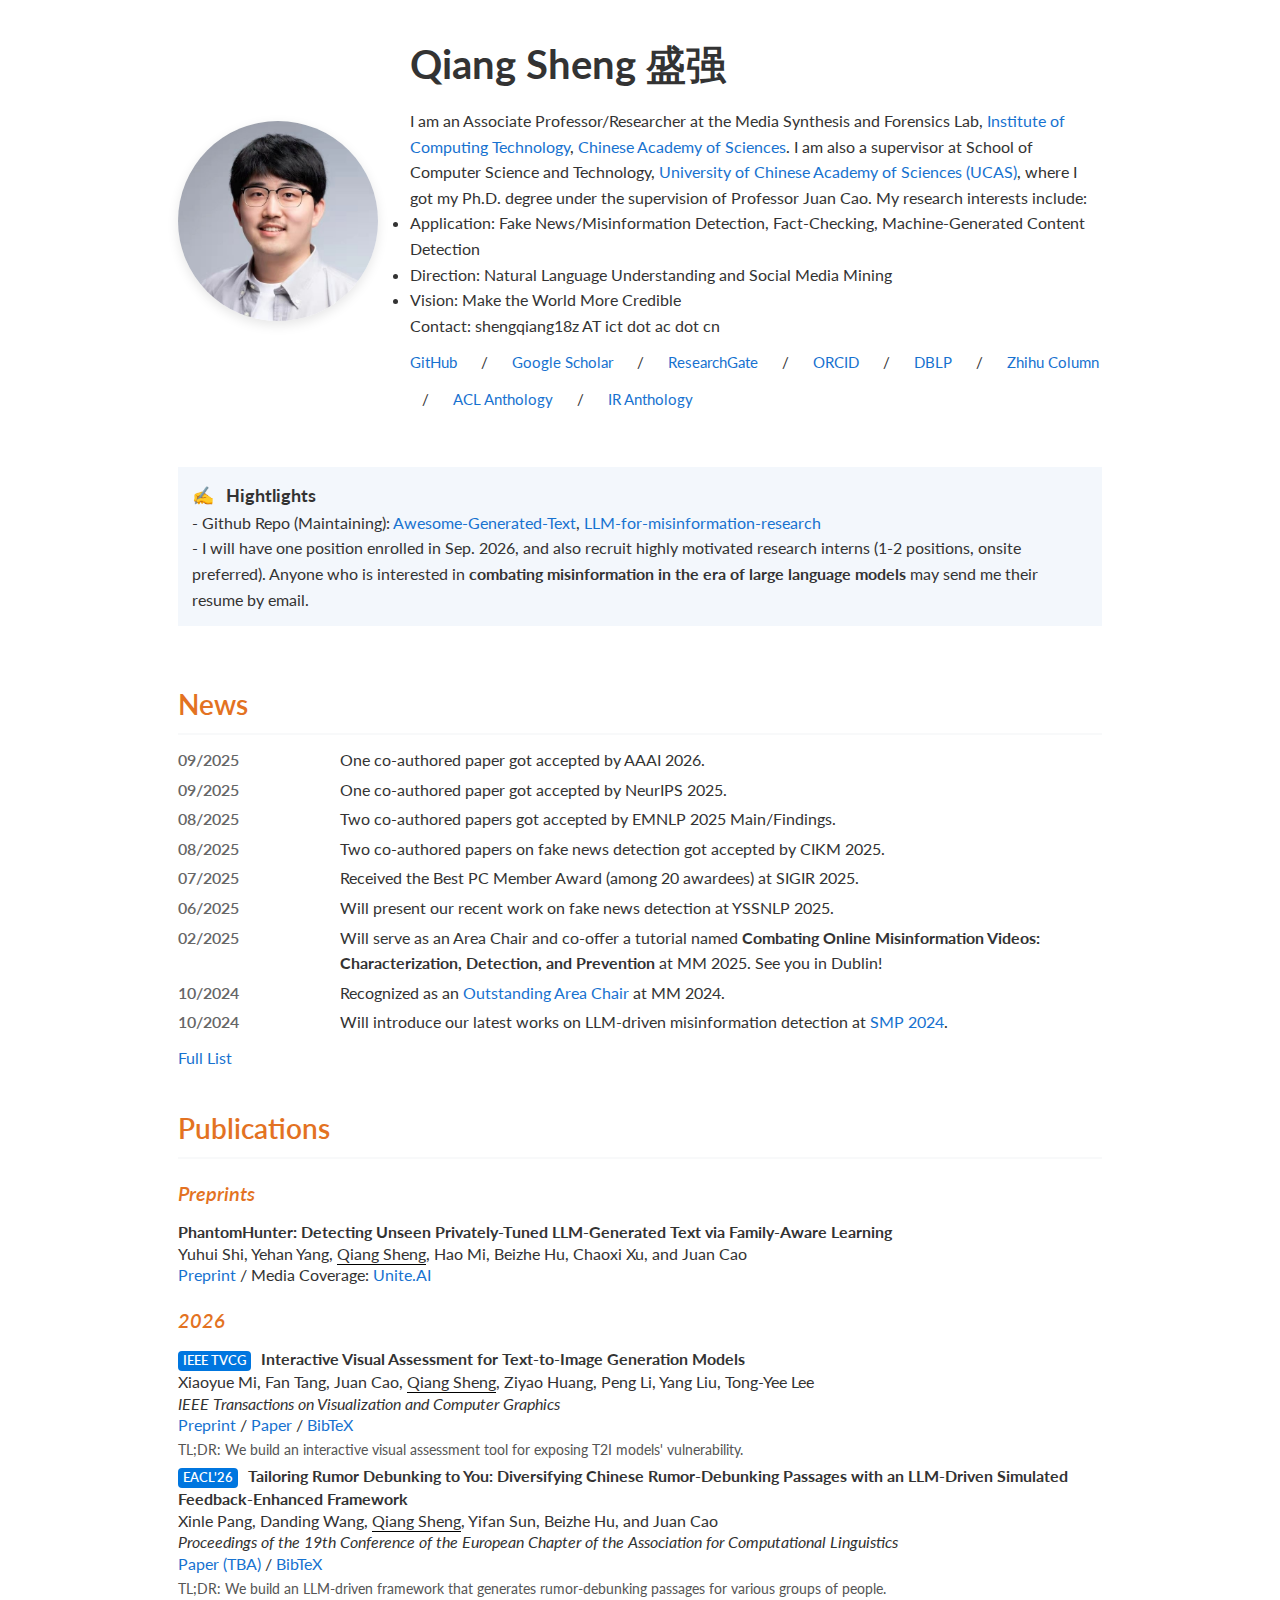
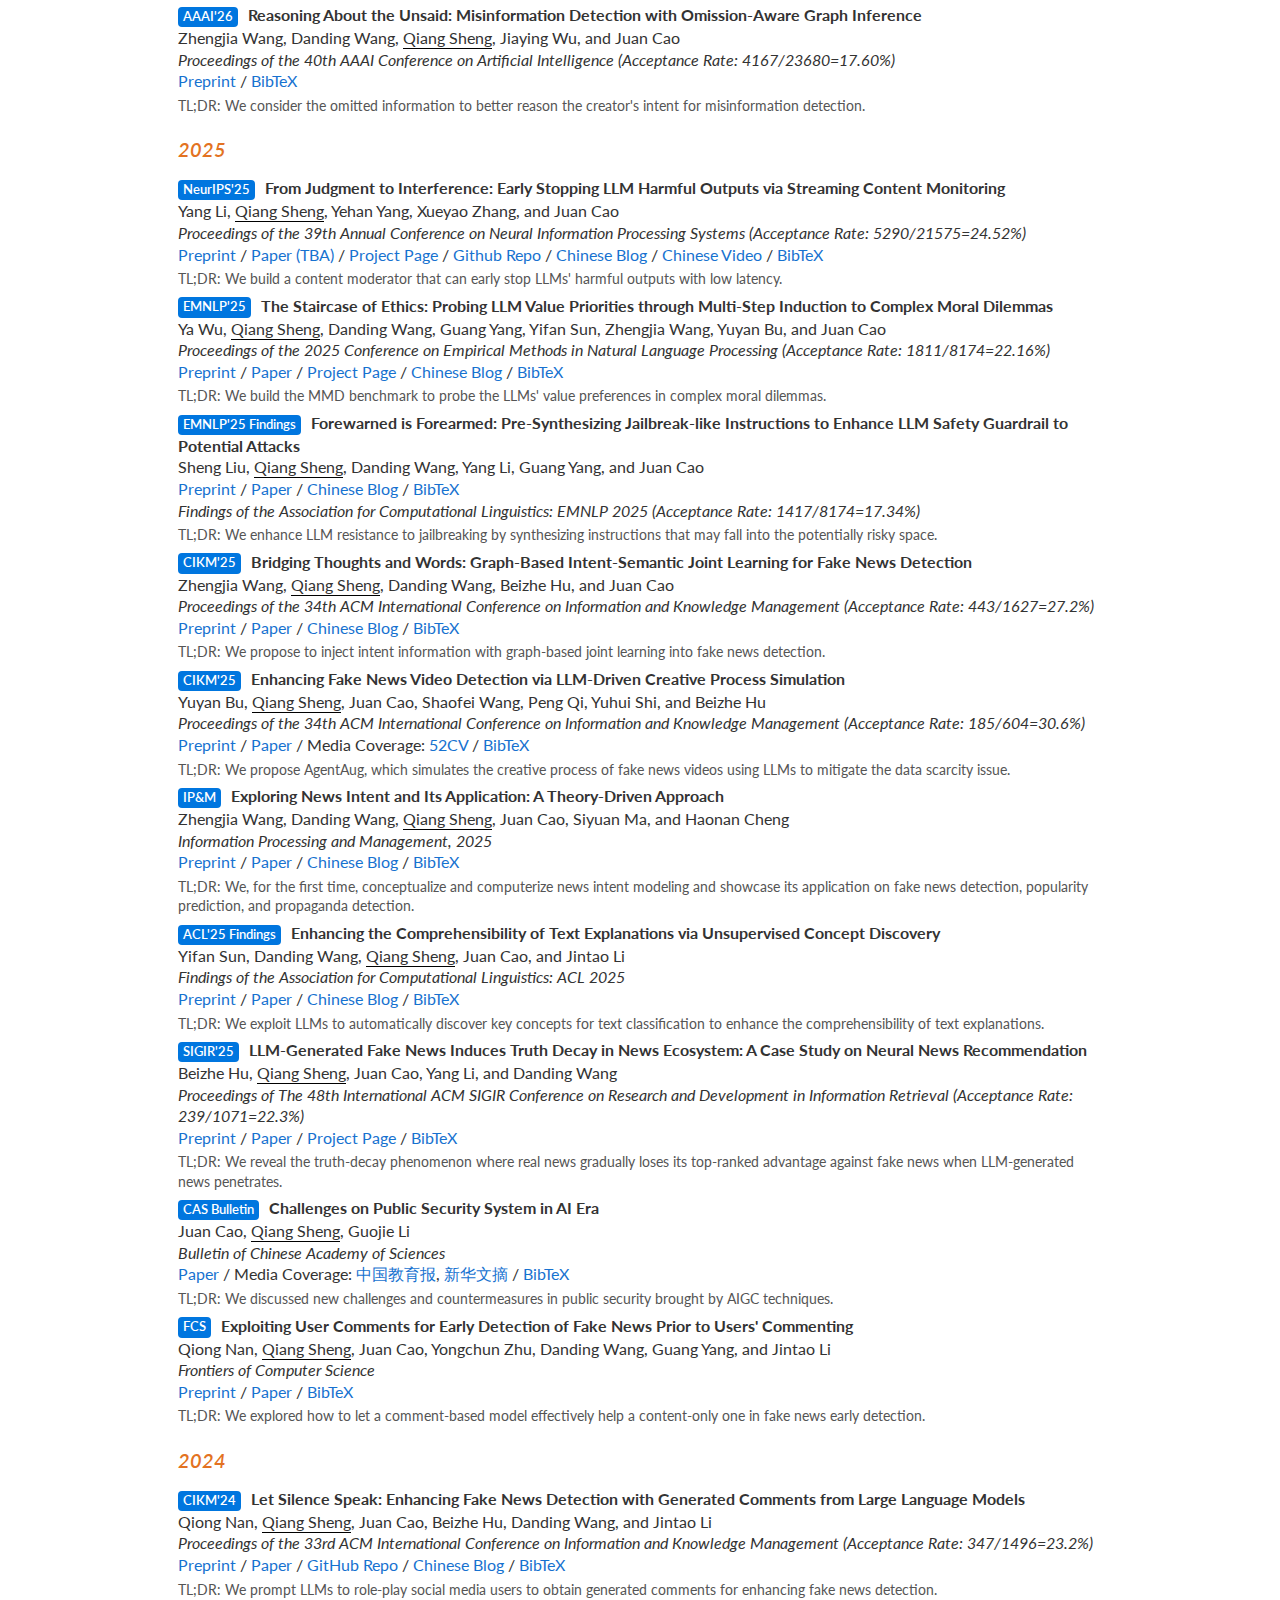
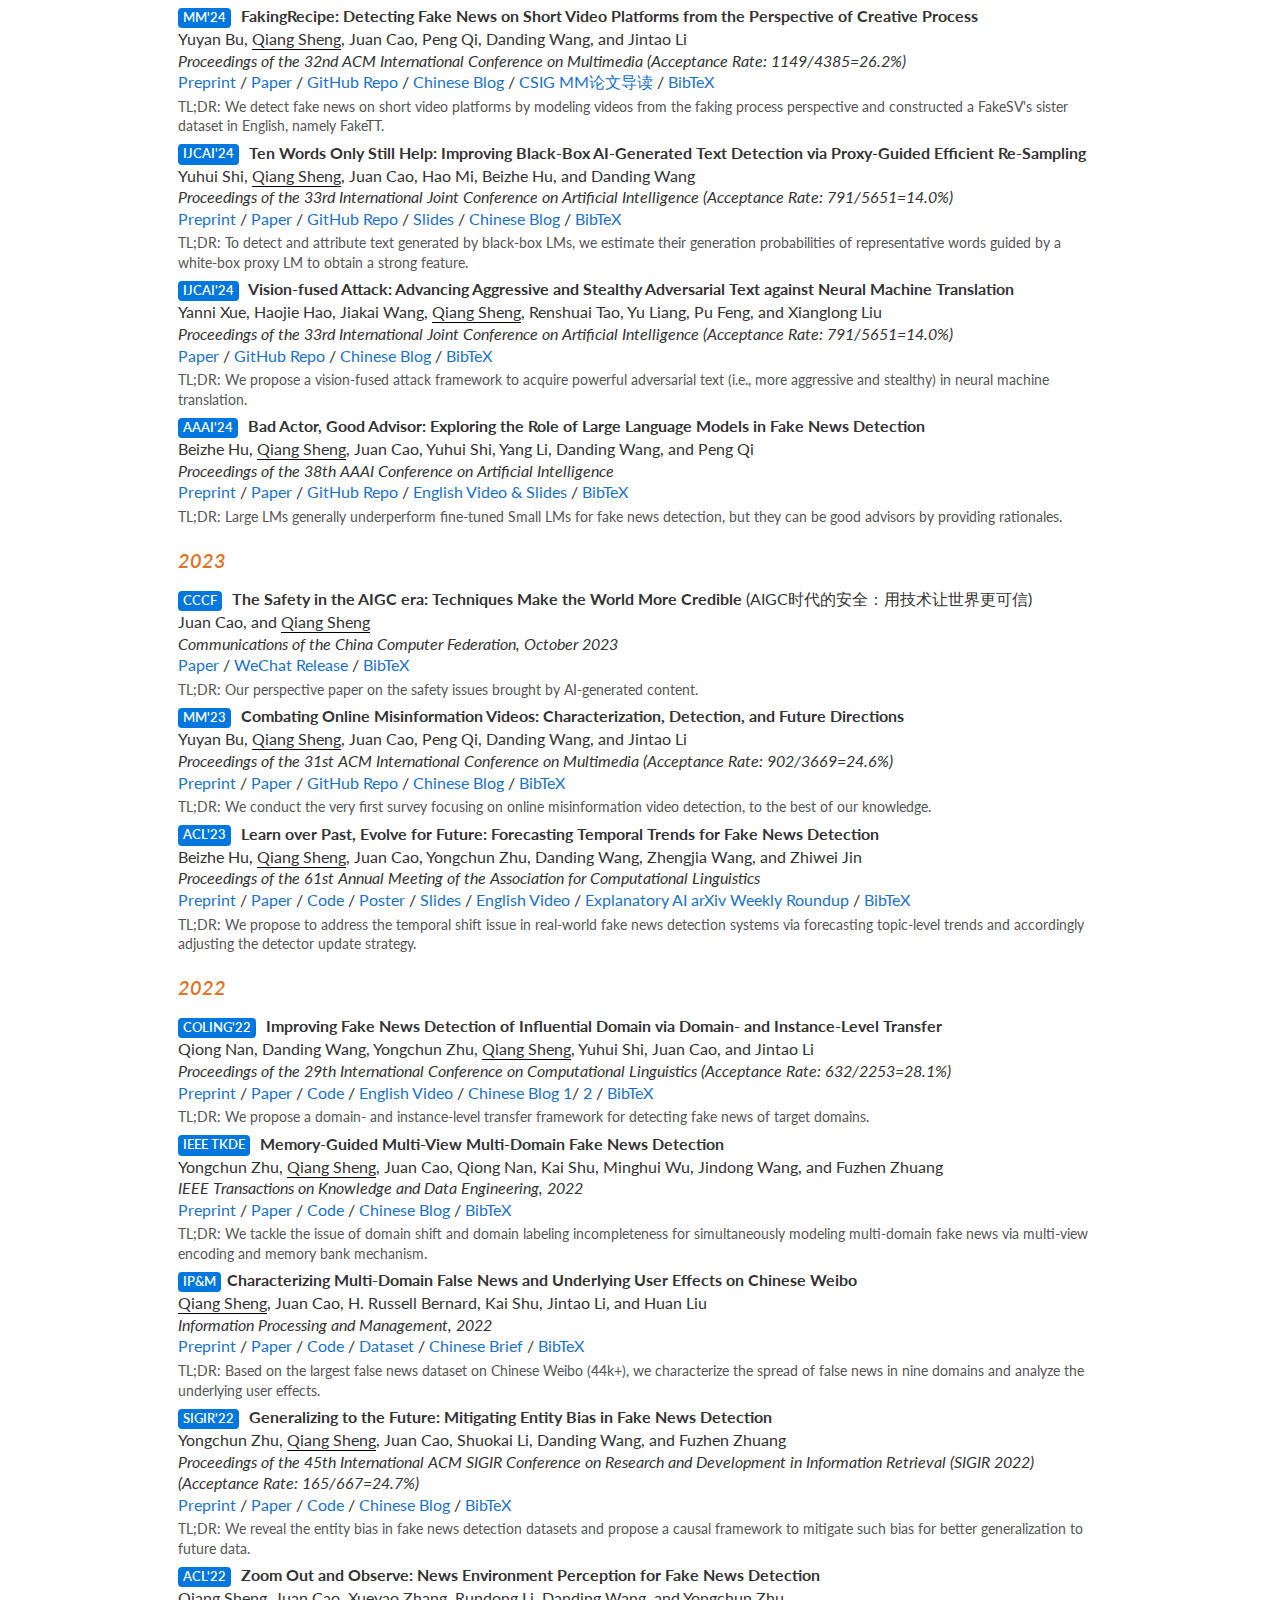
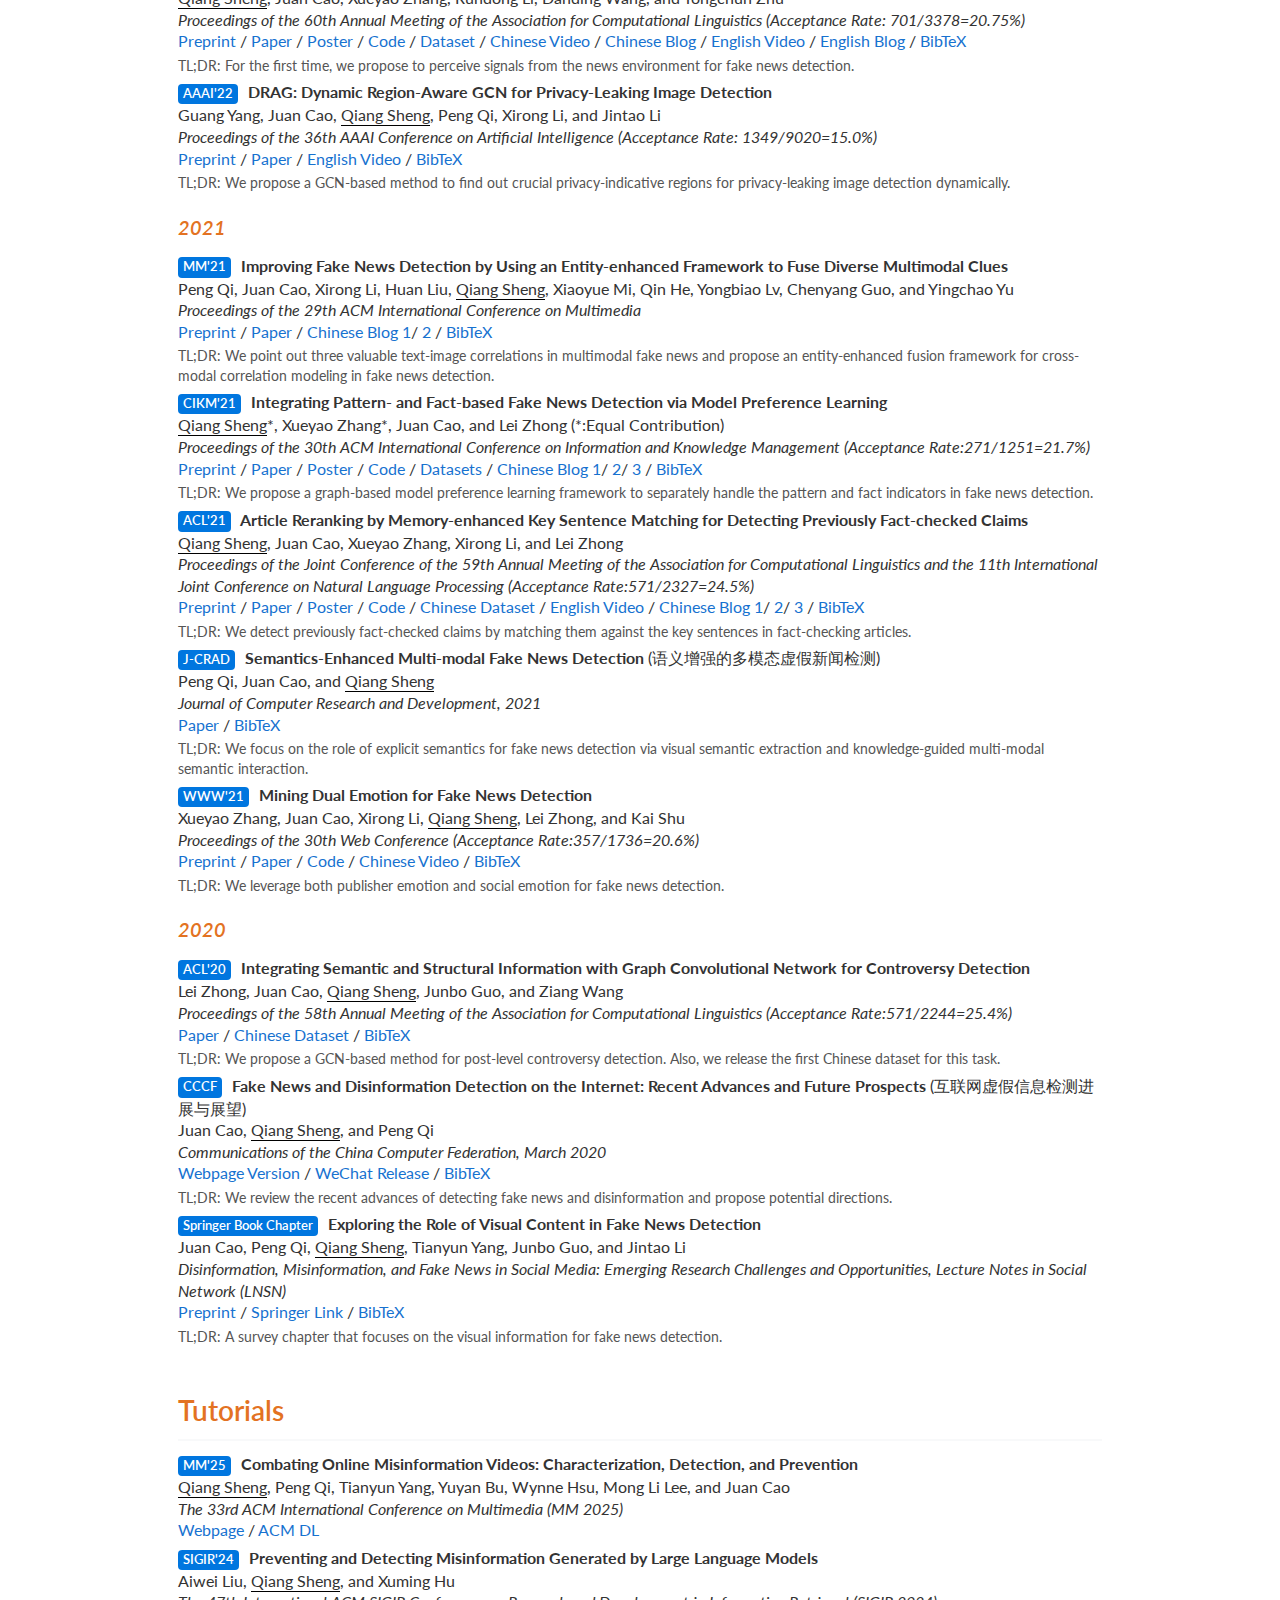
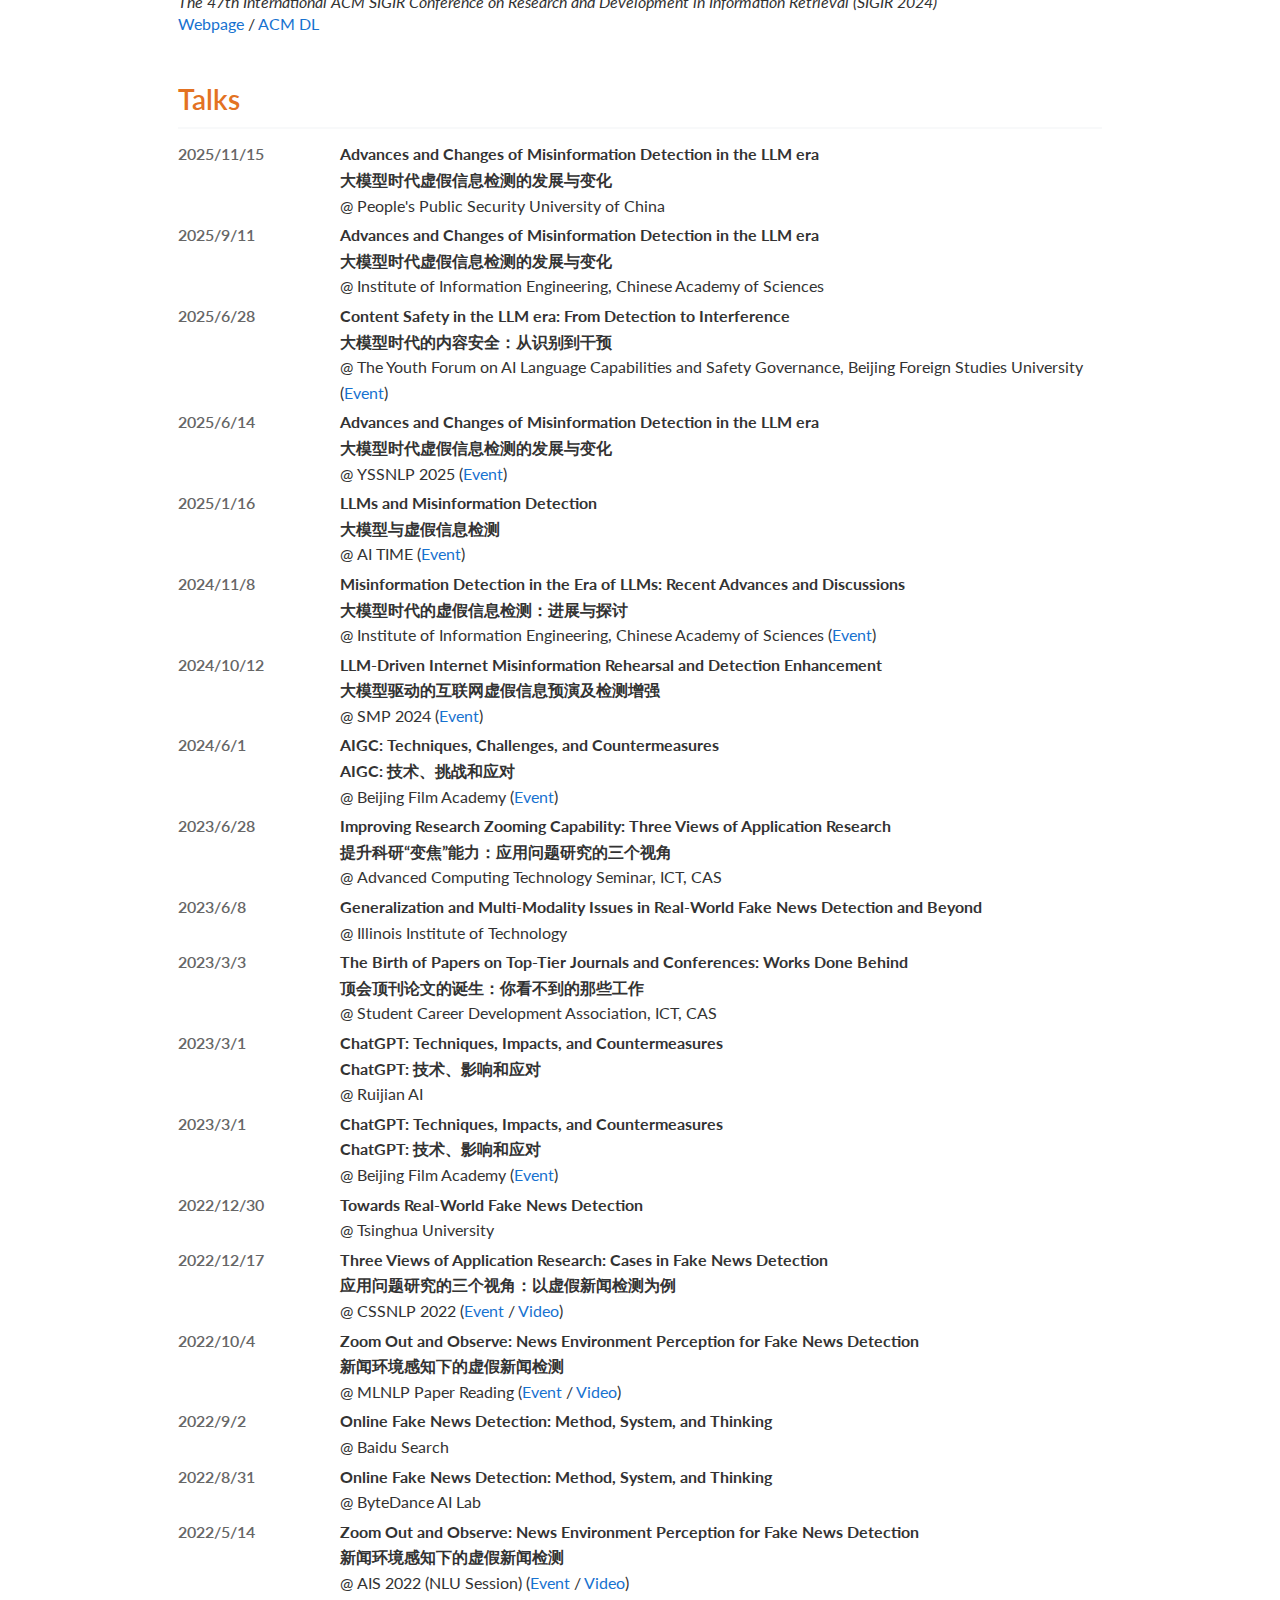
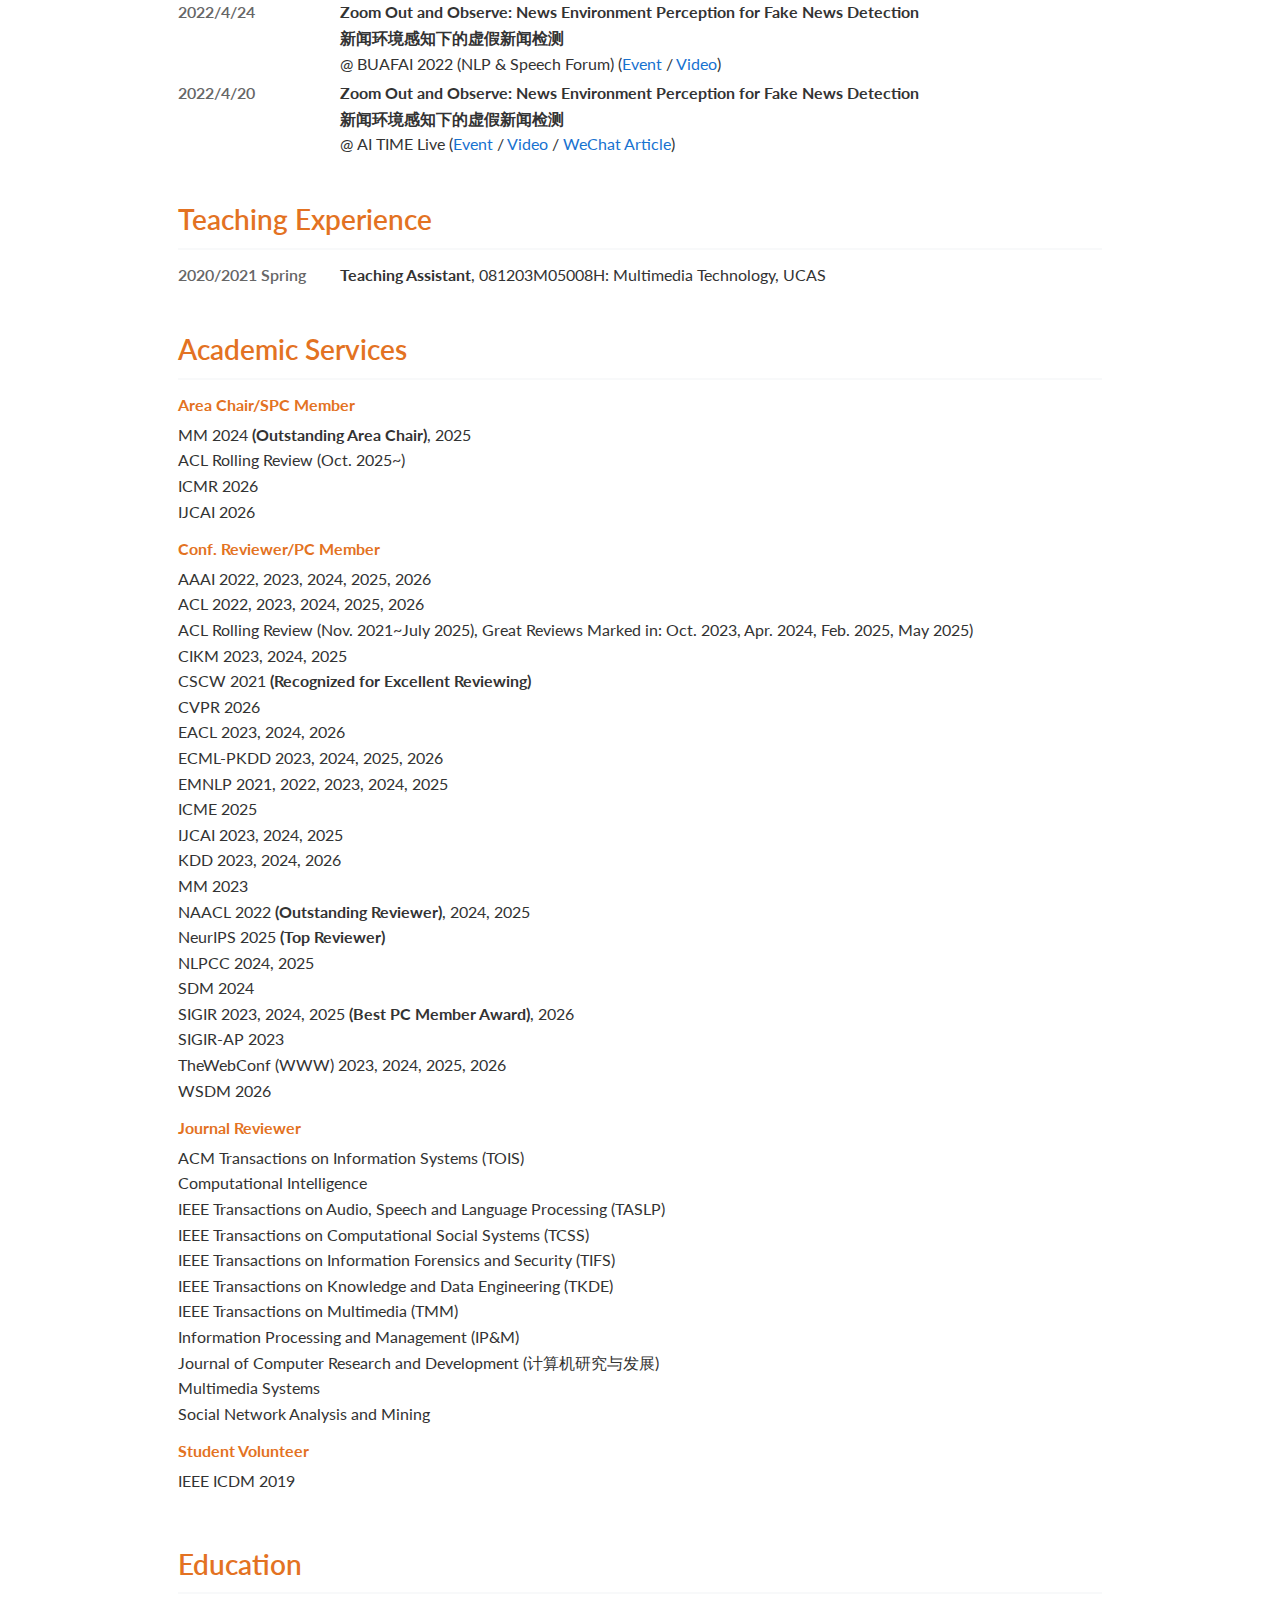
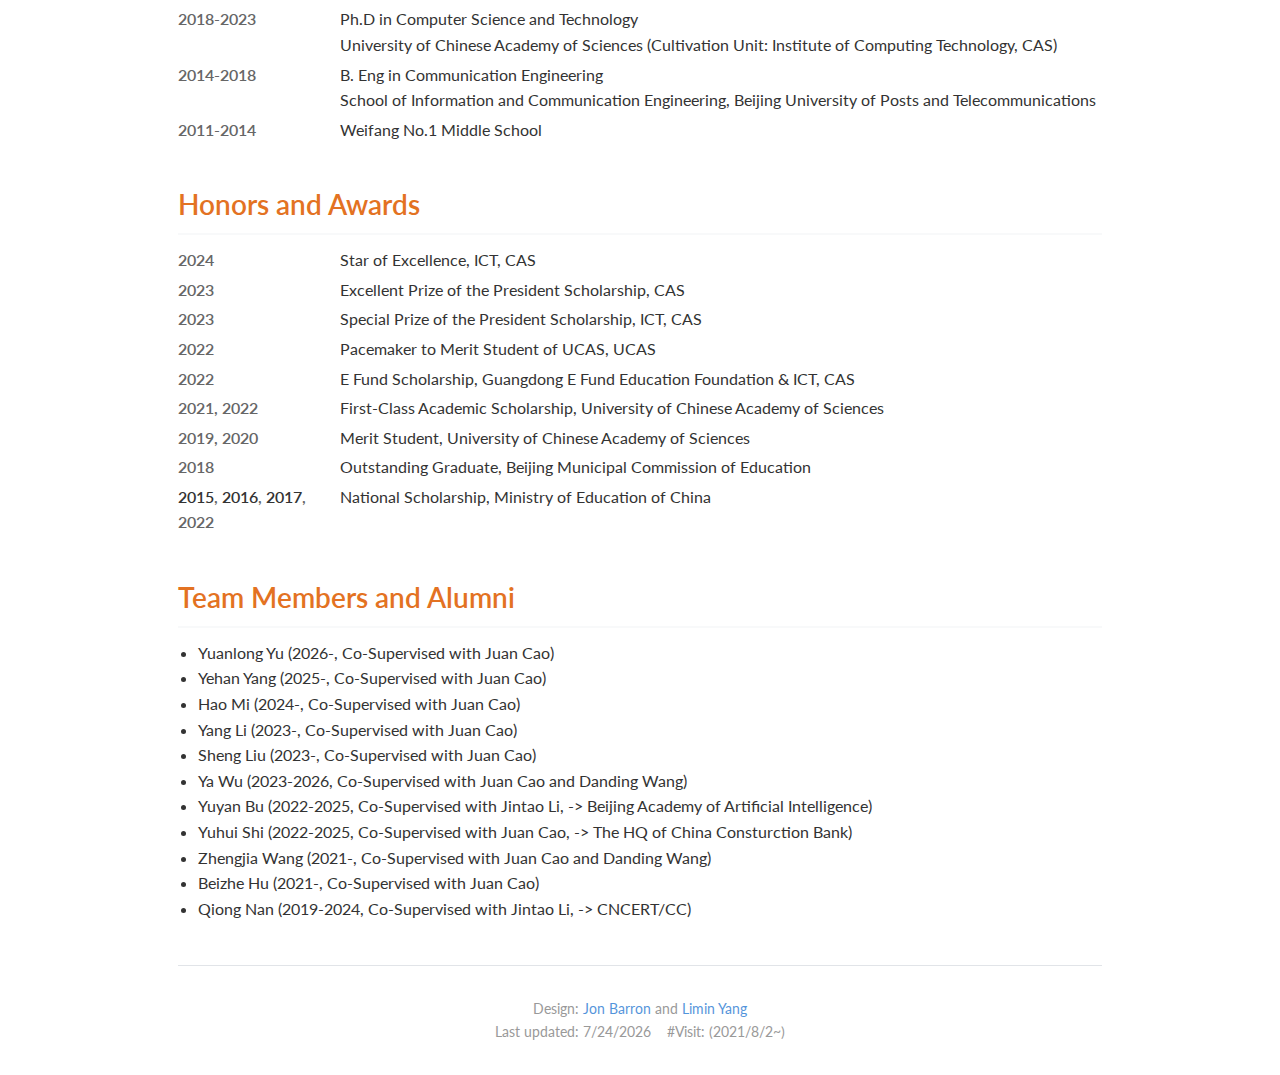
<file: index.html>
<!DOCTYPE HTML>
<html lang="en">
<head>
  <meta charset="UTF-8">
  <meta name="viewport" content="width=device-width, initial-scale=1.0">
  <title>Qiang Sheng's Homepage</title>
  <link href='https://fonts.googleapis.com/css?family=Lato:400,700,400italic,700italic' rel='stylesheet' type='text/css'>
  <link rel="stylesheet" href="style.css">
  <link rel="icon" type="image/png" href="images/sq-icon.svg">
  <script async src="//busuanzi.ibruce.info/busuanzi/2.3/busuanzi.pure.mini.js"></script>








































<script>
    const bibtexData = {"TVCG2026": "@article{mi2026interactive,\n  title={Interactive Visual Assessment for Text-to-Image Generation Models},\n  author={Mi, Xiaoyue and Tang, Fan and Cao, Juan and Sheng, Qiang and Huang, Ziyao and Li, Peng and Liu, Yang and Lee, Tong-Yee},\n  journal={IEEE Transactions on Visualization and Computer Graphics},\n  year={2026},\n  publisher={IEEE}\n}", "EACL2026": "@inproceedings{pang2026tailoring,\n  title={Tailoring Rumor Debunking to You: Diversifying Chinese Rumor-Debunking Passages with an LLM-Driven Simulated Feedback-Enhanced Framework},\n  author={Pang, Xinle and Wang, Danding and Sheng, Qiang and Sun, Yifan and Hu, Beizhe and Cao, Juan},\n  booktitle={Proceedings of the 19th Conference of the European Chapter of the Association for Computational Linguistics},\n  year={2026},\n publisher={Association for Computational Linguistics}}", "AAAI2026": "@inproceedings{wang2026reasoning,\n  title={Reasoning About the Unsaid: Misinformation Detection with Omission-Aware Graph Inference},\n  author={Wang, Zhengjia and Wang, Danding and Sheng, Qiang and Wu, Jiaying and Cao, Juan},\n  booktitle={Proceedings of the 40th AAAI Conference on Artificial Intelligence},\n  year={2026},\n publisher={AAAI Press}}", "NeurIPS2025": "@inproceedings{li2025judgment,\n  title={From Judgment to Interference: Early Stopping LLM Harmful Outputs via Streaming Content Monitoring},\n  author={Li, Yang and Sheng, Qiang and Yang, Yehan and Zhang, Xueyao and Cao, Juan},\n  booktitle={Proceedings of the 39th Annual Conference on Neural Information Processing Systems},\n  year={2025},\n  doi={10.48550/arXiv.2506.09996}}", "EMNLP2025Main": "@inproceedings{wu2025staircase,\n  title={The Staircase of Ethics: Probing LLM Value Priorities through Multi-Step Induction to Complex Moral Dilemmas},\n  author={Wu, Ya and Sheng, Qiang and Wang, Danding and Yang, Guang and Sun, Yifan and Wang, Zhengjia and Bu, Yuyan and Cao, Juan},\n  booktitle={Proceedings of the 2025 Conference on Empirical Methods in Natural Language Processing},\n  year={2025},\n  doi={10.18653/v1/2025.emnlp-main.806},\n  pages={15950--15970}}", "EMNLP2025Findings": "@inproceedings{liu2025forewarned,\n  title={Forewarned is Forearmed: Pre-Synthesizing Jailbreak-like Instructions to Enhance LLM Safety Guardrail to Potential Attacks},\n  author={Liu, Sheng and Sheng, Qiang and Wang, Danding and Li, Yang and Yang, Guang and Cao, Juan},\n  booktitle={Findings of the Association for Computational Linguistics: EMNLP 2025},\n  year={2025},\n  doi={10.18653/v1/2025.findings-emnlp.266},\n pages={4957--4974}}", "CIKM2025full": "@inproceedings{wang2025bridging,\n  title={Bridging Thoughts and Words: Graph-Based Intent-Semantic Joint Learning for Fake News Detection},\n  author={Wang, Zhengjia and Sheng, Qiang and Wang, Danding and Hu, Beizhe and Cao, Juan},\n  booktitle={Proceedings of the 34th ACM International Conference on Information and Knowledge Management},\n  year={2025},\n  doi={10.1145/3746252.3761400},\n pages={3250--3260}},\n  publisher={Association for Computing Machinery}", "CIKM2025short": "@inproceedings{bu2025enhancing,\n  title={Enhancing Fake News Video Detection via LLM-Driven Creative Process Simulation},\n  author={Bu, Yuyan and Sheng, Qiang and Cao, Juan and Wang, Shaofei and Qi, Peng and Shi, Yuhui and Hu, Beizhe},\n  booktitle={Proceedings of the 34th ACM International Conference on Information and Knowledge Management},\n  year={2025},\n  doi={10.1145/3746252.3760933},\n pages={4618--4622},\n publisher={Association for Computing Machinery}}", "IPM2025": "@article{wang2025exploring,\n  title={Exploring News Intent and Its Application: A Theory-Driven Approach},\n  author={Wang, Zhengjia and Wang, Danding and Sheng, Qiang and Cao, Juan and Ma, Siyuan and Cheng, Haonan},\n  journal={Information Processing & Management},\n  year={2025},\n  volume={62},\n  number={6},\n  pages={104229},\n  doi={10.1016/j.ipm.2025.104229},\n publisher={Elsevier}}", "ACL2025Findings": "@inproceedings{sun2025enhancing,\n  title={Enhancing the Comprehensibility of Text Explanations via Unsupervised Concept Discovery},\n  author={Sun, Yifan and Wang, Danding and Sheng, Qiang and Cao, Juan and Li, Jintao},\n  booktitle={Findings of the Association for Computational Linguistics: ACL 2025},\n  year={2025},\n  pages={14695--14713},\n  doi={10.18653/v1/2025.findings-acl.758},\n publisher={Association for Computational Linguistics}\n}", "SIGIR2025": "@inproceedings{hu2025llm,\n  title={LLM-Generated Fake News Induces Truth Decay in News Ecosystem: A Case Study on Neural News Recommendation},\n  author={Hu, Beizhe and Sheng, Qiang and Cao, Juan and Li, Yang and Wang, Danding},\n  booktitle={Proceedings of The 48th International ACM SIGIR Conference on Research and Development in Information Retrieval},\n  year={2025},\n  doi={10.1145/3726302.3730027},\n pages={435--445},\n publisher={Association for Computing Machinery}\n}", "CASB2025": "@article{cao2025challenges,\n  title={Challenges on Public Security System in AI Era},\n  author={Cao, Juan and Sheng, Qiang and Li, Guojie},\n  journal={Bulletin of Chinese Academy of Sciences},\n  year={2025}\n}", "FCS2025": "@article{nan2025exploiting,\n  title={Exploiting User Comments for Early Detection of Fake News Prior to Users' Commenting},\n  author={Nan, Qiong and Sheng, Qiang and Cao, Juan and Zhu, Yongchun and Wang, Danding and Yang, Guang and Li, Jintao},\n  journal={Frontiers of Computer Science},\n  year={2025},\n  doi={10.1007/s11704-024-40674-6}\n}", "CIKM2024": "@inproceedings{nan2024let,\n  title={Let Silence Speak: Enhancing Fake News Detection with Generated Comments from Large Language Models},\n  author={Nan, Qiong and Sheng, Qiang and Cao, Juan and Hu, Beizhe and Wang, Danding and Li, Jintao},\n  booktitle={Proceedings of the 33rd ACM International Conference on Information and Knowledge Management},\n  year={2024},\n  pages={1732--1742},\n  doi={10.1145/3627673.3679519},\n publisher={Association for Computing Machinery}\n}", "MM2024": "@inproceedings{bu2024fakingrecipe,\n  title={FakingRecipe: Detecting Fake News on Short Video Platforms from the Perspective of Creative Process},\n  author={Bu, Yuyan and Sheng, Qiang and Cao, Juan and Qi, Peng and Wang, Danding and Li, Jintao},\n  booktitle={Proceedings of the 32nd ACM International Conference on Multimedia},\n  year={2024},\n  doi={10.1145/3664647.3680663},\n publisher={Association for Computing Machinery}\n}", "IJCAI2024-1": "@inproceedings{shi2024ten,\n  title={Ten Words Only Still Help: Improving Black-Box AI-Generated Text Detection via Proxy-Guided Efficient Re-Sampling},\n  author={Shi, Yuhui and Sheng, Qiang and Cao, Juan and Mi, Hao and Hu, Beizhe and Wang, Danding},\n  booktitle={Proceedings of the 33rd International Joint Conference on Artificial Intelligence},\n  year={2024},\n  pages={494--502},\n  doi={10.24963/ijcai.2024/55},\n  publisher={International Joint Conferences on Artificial Intelligence Organization}\n}", "IJCAI2024-2": "@inproceedings{xue2024vision,\n  title={Vision-fused Attack: Advancing Aggressive and Stealthy Adversarial Text against Neural Machine Translation},\n  author={Xue, Yanni and Hao, Haojie and Wang, Jiakai and Sheng, Qiang and Tao, Renshuai and Liang, Yu and Feng, Pu and Liu, Xianglong},\n  booktitle={Proceedings of the 33rd International Joint Conference on Artificial Intelligence},\n  year={2024},\n  pages={6606--6614},\n  doi={10.24963/ijcai.2024/730},\n publisher={International Joint Conferences on Artificial Intelligence Organization}\n}", "AAAI2024": "@inproceedings{hu2024bad,\n  title={Bad Actor, Good Advisor: Exploring the Role of Large Language Models in Fake News Detection},\n  author={Hu, Beizhe and Sheng, Qiang and Cao, Juan and Shi, Yuhui and Li, Yang and Wang, Danding and Qi, Peng},\n  booktitle={Proceedings of the 38th AAAI Conference on Artificial Intelligence},\n  year={2024},\n  pages={22105--22113},\n  doi={10.1609/aaai.v38i20.30214},\n publisher={AAAI Press}\n}", "CCCF2023": "@article{cao2023safety,\n  title={The Safety in the AIGC era: Techniques Make the World More Credible},\n  author={Cao, Juan and Sheng, Qiang},\n  journal={Communications of the China Computer Federation},\n  year={2023}\n}", "MM2023": "@inproceedings{bu2023combating,\n  title={Combating Online Misinformation Videos: Characterization, Detection, and Future Directions},\n  author={Bu, Yuyan and Sheng, Qiang and Cao, Juan and Qi, Peng and Wang, Danding and Li, Jintao},\n  booktitle={Proceedings of the 31st ACM International Conference on Multimedia},\n  year={2023},\n  pages={8770--8780},\n  doi={10.1145/3581783.3612426},\n publisher={Association for Computing Machinery}\n}", "ACL2023": "@inproceedings{hu2023learn,\n    title = {Learn over Past, Evolve for Future: Forecasting Temporal Trends for Fake News Detection},\n    author = {Hu, Beizhe  and  Sheng, Qiang  and  Cao, Juan  and  Zhu, Yongchun  and  Wang, Danding  and  Wang, Zhengjia  and  Jin, Zhiwei},\n    booktitle = {Proceedings of the 61st Annual Meeting of the Association for Computational Linguistics (Volume 5: Industry Track)},\n    year = {2023},\n    publisher = {Association for Computational Linguistics},\n    doi = {10.18653/v1/2023.acl-industry.13},\n    pages = {116--125}\n}", "COLING2022": "@inproceedings{nan2022improving,\n    title = {Improving Fake News Detection of Influential Domain via Domain- and Instance-Level Transfer},\n    author = {Nan, Qiong  and  Wang, Danding  and  Zhu, Yongchun  and  Sheng, Qiang  and  Shi, Yuhui  and  Cao, Juan  and  Li, Jintao},\n    booktitle = {Proceedings of the 29th International Conference on Computational Linguistics},\n    year = {2022},\n    publisher = {International Committee on Computational Linguistics},\n    url = {https://aclanthology.org/2022.coling-1.250},\n    pages = {2834--2848}\n}", "TKDE2022": "@article{zhu2022memory,\n  title={Memory-Guided Multi-View Multi-Domain Fake News Detection},\n  author={Zhu, Yongchun and Sheng, Qiang and Cao, Juan and Nan, Qiong and Shu, Kai and Wu, Minghui and Wang, Jindong and Zhuang, Fuzhen},\n  journal={IEEE Transactions on Knowledge and Data Engineering},\n  volume={35},\n  number={7},\n  pages={7178--7191},\n  year={2022},\n  publisher={IEEE},\n doi={10.1109/TKDE.2022.3185151}\n}", "IPM2022": "@article{sheng2022characterizing,\n  title={Characterizing multi-domain false news and underlying user effects on Chinese Weibo},\n  author={Sheng, Qiang and Cao, Juan and Bernard, H Russell and Shu, Kai and Li, Jintao and Liu, Huan},\n  journal={Information Processing \\& Management},\n  volume={59},\n  number={4},\n  pages={102959},\n  year={2022},\n  publisher={Elsevier},\n doi={10.1016/j.ipm.2022.102959}\n}", "SIGIR2022": "@inproceedings{zhu2022generalizing,\n  title={Generalizing to the Future: Mitigating Entity Bias in Fake News Detection},\n  author={Zhu, Yongchun and Sheng, Qiang and Cao, Juan and Li, Shuokai and Wang, Danding and Zhuang, Fuzhen},\n  booktitle={Proceedings of the 45th International ACM SIGIR Conference on Research and Development in Information Retrieval},\n  pages={2120--2125},\n  year={2022},\n doi={10.1145/3477495.3531816},\n publisher={Association for Computing Machinery}\n}", "ACL2022": "@inproceedings{sheng-etal-2022-zoom,\n    title = {Zoom Out and Observe: News Environment Perception for Fake News Detection},\n    author = {Sheng, Qiang  and  Cao, Juan  and  Zhang, Xueyao  and  Li, Rundong  and  Wang, Danding  and  Zhu, Yongchun},\n    booktitle = {Proceedings of the 60th Annual Meeting of the Association for Computational Linguistics (Volume 1: Long Papers)},\n    year = {2022},\n    publisher = {Association for Computational Linguistics},\n  doi = {10.18653/v1/2022.acl-long.311},\n    pages = {4543--4556}\n}", "AAAI2022": "@inproceedings{yang2022drag,\n  title={DRAG: Dynamic Region-Aware GCN for Privacy-Leaking Image Detection},\n  author={Yang, Guang and Cao, Juan and Sheng, Qiang and Qi, Peng and Li, Xirong and Li, Jintao},\n  booktitle={Proceedings of the 36th AAAI Conference on Artificial Intelligence},\n  volume={36},\n  number={11},\n  pages={12217--12225},\n  year={2022},\n doi={10.1609/aaai.v36i11.21482}\n, publisher={AAAI Press}}", "MM2021": "@inproceedings{qi2021improving,\n  title={Improving Fake News Detection by Using an Entity-enhanced Framework to Fuse Diverse Multimodal Clues},\n  author={Qi, Peng and Cao, Juan and Li, Xirong and Liu, Huan and Sheng, Qiang and Mi, Xiaoyue and He, Qin and Lv, Yongbiao and Guo, Chenyang and Yu, Yingchao},\n  booktitle={Proceedings of the 29th ACM International Conference on Multimedia},\n  pages={1212--1220},\n  year={2021},\n doi={10.1145/3474085.3481548},\n publisher={Association for Computing Machinery}\n}", "CIKM2021": "@inproceedings{sheng2021integrating,\n  title={Integrating Pattern-and Fact-based Fake News Detection via Model Preference Learning},\n  author={Sheng, Qiang and Zhang, Xueyao and Cao, Juan and Zhong, Lei},\n  booktitle={Proceedings of the 30th ACM International Conference on Information and Knowledge Management},\n  pages={1640--1650},\n  year={2021},\n doi={10.1145/3459637.3482440},\n publisher={Association for Computing Machinery}\n}", "ACL2021": "@inproceedings{sheng2021article,\n    title = {Article Reranking by Memory-Enhanced Key Sentence Matching for Detecting Previously Fact-Checked Claims},\n    author = {Sheng, Qiang  and  Cao, Juan  and  Zhang, Xueyao  and  Li, Xirong  and  Zhong, Lei},\n    booktitle = {Proceedings of the 59th Annual Meeting of the Association for Computational Linguistics and the 11th International Joint Conference on Natural Language Processing (Volume 1: Long Papers)},\n    year = {2021},\n    publisher = {Association for Computational Linguistics},\n    url = {https://aclanthology.org/2021.acl-long.425},\n    doi = {10.18653/v1/2021.acl-long.425},\n    pages = {5482--5495}}", "JCRAD2021": "@article{qi2021semantics,\n  title={Semantics-Enhanced Multi-modal Fake News Detection},\n  author={Qi, Peng and Cao, Juan and Sheng, Qiang},\n  journal={Journal of Computer Research and Development},\n  volume={58},\n  number={7},\n  pages={1456--1465},\n  year={2021},\n doi={10.7544/issn1000-1239.2021.20200804}}", "WWW2021": "@inproceedings{zhang2021mining,\n  title={Mining dual emotion for fake news detection},\n  author={Zhang, Xueyao and Cao, Juan and Li, Xirong and Sheng, Qiang and Zhong, Lei and Shu, Kai},\n  booktitle={Proceedings of the Web Conference 2021},\n  pages={3465--3476},\n  year={2021},\n doi={10.1145/3442381.3450004},\n publisher={Association for Computing Machinery}\n}", "ACL2020": "@inproceedings{zhong-etal-2020-integrating,\n    title = {Integrating Semantic and Structural Information with Graph Convolutional Network for Controversy Detection},\n    author = {Zhong, Lei  and  Cao, Juan  and  Sheng, Qiang  and  Guo, Junbo  and  Wang, Ziang},\n    booktitle = {Proceedings of the 58th Annual Meeting of the Association for Computational Linguistics},\n    year = {2020},\n    publisher = {Association for Computational Linguistics},\n doi = {10.18653/v1/2020.acl-main.49},\n    pages = {515--526}}", "CCCF2020": "@article{cao2020fake,\n  title={Fake News and Disinformation Detection on the Internet: Recent Advances and Future Prospects},\n  author={Cao, Juan and Sheng, Qiang and Qi, Peng},\n  journal={Communications of the China Computer Federation},\n  year={2020}}", "Springer2020": "@incollection{cao2020exploring,\n  title={Exploring the Role of Visual Content in Fake News Detection},\n  author={Cao, Juan and Qi, Peng and Sheng, Qiang and Yang, Tianyun and Guo, Junbo and Li, Jintao},\n  booktitle={Disinformation, misinformation, and fake news in social media},\n  pages={141--161},\n  year={2020},\n  publisher={Springer},\n doi={10.1007/978-3-030-42699-6_8}}"};

    function copyBibtex(paperId) {
        const bibtex = bibtexData[paperId];
        if (bibtex) {
            navigator.clipboard.writeText(bibtex).then(() => {
                showNotification("BibTeX copied to clipboard!");
            }).catch(err => {
                console.error('Failed to copy: ', err);
                alert("Failed to copy BibTeX.");
            });
        } else {
            alert("BibTeX not found for this paper.");
        }
    }

    function showNotification(message) {
        let notification = document.createElement('div');
        notification.innerText = message;
        notification.style.position = 'fixed';
        notification.style.bottom = '20px';
        notification.style.right = '20px';
        notification.style.backgroundColor = '#333';
        notification.style.color = '#fff';
        notification.style.padding = '10px 20px';
        notification.style.borderRadius = '5px';
        notification.style.zIndex = '1000';
        notification.style.opacity = '0';
        notification.style.transition = 'opacity 0.5s';
        document.body.appendChild(notification);

        // Fade in
        setTimeout(() => { notification.style.opacity = '1'; }, 10);

        // Fade out and remove
        setTimeout(() => {
            notification.style.opacity = '0';
            setTimeout(() => { document.body.removeChild(notification); }, 500);
        }, 2000);
    }
</script>

</head>
<body>
  <div class="container">

    <section class="intro-section">
        <div class="profile-photo">
            <img src="images/qiangsheng.jpg" alt="Qiang Sheng">
        </div>
        <div class="intro-text">
            <h1 class="name">Qiang Sheng 盛强</h1>
            <div class="intro-desc">
                <p>
                I am an Associate Professor/Researcher at the Media Synthesis and Forensics Lab, <a href="http://www.ict.ac.cn/">Institute of Computing Technology</a>, <a href="http://www.cas.cn/">Chinese Academy of Sciences</a>. I am also a supervisor at School of Computer Science and Technology, <a href="https://www.ucas.ac.cn/">University of Chinese Academy of Sciences (UCAS)</a>, where I got my Ph.D. degree under the supervision of Professor Juan Cao. My research interests include:
              </p>
                <ul>
                <li>Application: Fake News/Misinformation Detection, Fact-Checking, Machine-Generated Content Detection</li>
                <li>Direction: Natural Language Understanding and Social Media Mining</li>
                <li>Vision: Make the World More Credible</li>
              </ul>
                <p>Contact: shengqiang18z AT ict dot ac dot cn</p>
            </div>
            <div class="contact-links">
                
               <!-- <a href="data/CV_QiangSheng.pdf"><b>Currículum Vitae</b></a> &nbsp;&nbsp;&nbsp;/&nbsp;&nbsp;&nbsp; -->
                <a href="https://github.com//sheng-qiang/"> GitHub </a> &nbsp;&nbsp;&nbsp;/&nbsp;&nbsp;&nbsp;
                <a href="https://scholar.google.com/citations?user=8BEUQ9UAAAAJ">Google Scholar</a> &nbsp;&nbsp;&nbsp;/&nbsp;&nbsp;&nbsp;
                <a href="https://www.researchgate.net/profile/Qiang_Sheng5/">ResearchGate</a> &nbsp;&nbsp;&nbsp;/&nbsp;&nbsp;&nbsp;
                <a href="https://orcid.org/0000-0002-2481-5023"> ORCID </a> &nbsp;&nbsp;&nbsp;/&nbsp;&nbsp;&nbsp;
                <a href="https://dblp.org/pid/199/7557-1.html"> DBLP </a> &nbsp;&nbsp;&nbsp;/&nbsp;&nbsp;&nbsp;
                <a href="https://www.zhihu.com/column/c_1394265881195753473"> Zhihu Column </a>  &nbsp;&nbsp;&nbsp;/&nbsp;&nbsp;&nbsp;
                <a href="https://aclanthology.org/people/q/qiang-sheng/">ACL Anthology</a> &nbsp;&nbsp;&nbsp;/&nbsp;&nbsp;&nbsp;
                <a href="https://ir.webis.de/anthology/people/q/qiang+sheng/"> IR Anthology </a> 
              
            </div>
        </div>
    </section>
    
    <main>
      <section id="highlights"><div style="background-color: #F3F7FC; padding: 14px; margin-bottom: 20px;"><p>
                  <font size="+1"><b> &#9997 &nbsp; Hightlights</b></font>
                </p>
                <p>
                  - Github Repo (Maintaining): <a href="https://github.com/ICTMCG/Awesome-Machine-Generated-Text" target="_blank">Awesome-Generated-Text</a>, <a href="https://github.com/ICTMCG/LLM-for-misinformation-research" target="_blank">LLM-for-misinformation-research</a>
                </p>
                <p>
                  - I will have one position enrolled in Sep. 2026, and also recruit highly motivated research interns (1-2 positions, onsite preferred). Anyone who is interested in <b>combating misinformation in the era of large language models</b> may send me their resume by email.
                </p></div></section>
      
      <section id="news">
         <h2 class="section-title">News</h2>
         <ul class="news-list">
        <li class="news-item">
            <span class="news-date">09/2025</span>
            <span class="news-content">One co-authored paper got accepted by AAAI 2026.</span>
        </li>
        
        <li class="news-item">
            <span class="news-date">09/2025</span>
            <span class="news-content">One co-authored paper got accepted by NeurIPS 2025.</span>
        </li>
        
        <li class="news-item">
            <span class="news-date">08/2025</span>
            <span class="news-content">Two co-authored papers got accepted by EMNLP 2025 Main/Findings.</span>
        </li>
        
        <li class="news-item">
            <span class="news-date">08/2025</span>
            <span class="news-content">Two co-authored papers on fake news detection got accepted by CIKM 2025.</span>
        </li>
        
        <li class="news-item">
            <span class="news-date">07/2025</span>
            <span class="news-content">Received the Best PC Member Award (among 20 awardees) at SIGIR 2025.</span>
        </li>
        
        <li class="news-item">
            <span class="news-date">06/2025</span>
            <span class="news-content">Will present our recent work on fake news detection at YSSNLP 2025.</span>
        </li>
        
        <li class="news-item">
            <span class="news-date">02/2025</span>
            <span class="news-content">Will serve as an Area Chair and co-offer a tutorial named <b>Combating Online Misinformation Videos: Characterization, Detection, and Prevention</b> at MM 2025. See you in Dublin!</span>
        </li>
        
        <li class="news-item">
            <span class="news-date">10/2024</span>
            <span class="news-content">Recognized as an <a href="https://dl.acm.org/action/showFmPdf?doi=10.1145%2F3664647">Outstanding Area Chair</a> at MM 2024.</span>
        </li>
        
        <li class="news-item">
            <span class="news-date">10/2024</span>
            <span class="news-content">Will introduce our latest works on LLM-driven misinformation detection at <a href="https://mp.weixin.qq.com/s/LHkiPb_xulmXQlgMnL780g">SMP 2024</a>.</span>
        </li>
        </ul><div style="margin-top: 10px;"><a href="news.html">Full List</a></div>
      </section>

      <section id="publications">
         <h2 class="section-title">Publications</h2>
         
            
          
        
        
          <!--  -->
          <h3 class="subheading">Preprints</h3>
          <div class="publication-item"><div class="pub-content">
                <b>PhantomHunter: Detecting Unseen Privately-Tuned LLM-Generated Text via Family-Aware Learning</b>
                <br>
                <a class="black" href="https://scholar.google.com/citations?user=xAw_fukAAAAJ">Yuhui Shi</a>, <a class="black" href="http://undground.fun">Yehan Yang</a>, <span class="underline">Qiang Sheng</span>, <a class="black" href="https://scholar.google.com/citations?user=RxULDkAAAAAJ">Hao Mi</a>, <a class="black" href="https://beanandrew.github.io/">Beizhe Hu</a>, <a class="black" href="https://scholar.google.com/citations?user=0z9o2CIAAAAJ">Chaoxi Xu</a>, and <a class="black" href="https://scholar.google.com/citations?user=fSBdNg0AAAAJ">Juan Cao</a>
                <br>
                <a href="https://arxiv.org/abs/2506.15683">Preprint</a> / 
                Media Coverage: <a href="https://www.unite.ai/personalized-language-models-are-easy-to-make-and-harder-to-detect/">Unite.AI</a>
            </div></div>
          <h3 class="subheading">2026</h3>
          <div class="publication-item"><div class="pub-content">
                <papertitle id="TVCG2026"> <span class="tag">IEEE TVCG</span> Interactive Visual Assessment for Text-to-Image Generation Models</papertitle>
                <br>
                <a class="black" href="https://scholar.google.com/citations?user=9eDMXxMAAAAJ">Xiaoyue Mi</a>,  <a class="black" href="https://scholar.google.com/citations?user=PdKElfwAAAAJ">Fan Tang</a>, <a class="black" href="https://scholar.google.com/citations?user=fSBdNg0AAAAJ">Juan Cao</a>, <span class="underline">Qiang Sheng</span>, <a class="black" href="https://scholar.google.com/citations?user=nijlf5YAAAAJ">Ziyao Huang</a>, <a class="black" href="https://scholar.google.com/citations?user=hgYzkOQAAAAJ">Peng Li</a>, <a class="black" href="https://scholar.google.com/citations?user=lVhoKNcAAAAJ">Yang Liu</a>, <a class="black" href="https://scholar.google.com/citations?user=V3PTB98AAAAJ">Tong-Yee Lee</a>
                <br>
                <i>IEEE Transactions on Visualization and Computer Graphics</i>
                <br>
                <a href="https://arxiv.org/pdf/2411.15509">Preprint</a>
             / <a href="https://doi.org/10.1109/TVCG.2026.3658714">Paper</a>
             / <a href="javascript:void(0)" onclick="copyBibtex('TVCG2026')">BibTeX</a>
            <br>
            <span class="tldr">TL;DR: We build an interactive visual assessment tool for exposing T2I models' vulnerability.</span>
            </div></div>
          <div class="publication-item"><div class="pub-content">
                <papertitle id="EACL2026"> <span class="tag">EACL'26</span> Tailoring Rumor Debunking to You: Diversifying Chinese Rumor-Debunking Passages with an LLM-Driven Simulated Feedback-Enhanced Framework</papertitle>
                <br>
                <a class="black" href="#">Xinle Pang</a>, <a class="black" href="https://scholar.google.com/citations?user=hGZwK0cAAAAJ">Danding Wang</a>, <span class="underline">Qiang Sheng</span>, <a class="black" href="https://scholar.google.com/citations?user=sv7uxi4AAAAJ">Yifan Sun</a>, <a class="black" href="https://beanandrew.github.io/">Beizhe Hu</a>, and <a class="black" href="https://scholar.google.com/citations?user=fSBdNg0AAAAJ">Juan Cao</a>
                <br>
                <i>Proceedings of the 19th Conference of the European Chapter of the Association for Computational Linguistics</i>
                <br>
                <a href="#">Paper (TBA)</a> / <a href="javascript:void(0)" onclick="copyBibtex('EACL2026')">BibTeX</a>
                <br>
                <span class="tldr">TL;DR: We build an LLM-driven framework that generates rumor-debunking passages for various groups of people.</span>
            </div></div>
          <div class="publication-item"><div class="pub-content">
                <papertitle id="AAAI2026"> <span class="tag">AAAI'26</span> Reasoning About the Unsaid: Misinformation Detection with Omission-Aware Graph Inference</papertitle>
                <br>
                <a class="black" href="https://zhengjiawa.github.io/">Zhengjia Wang</a>, <a class="black" href="https://scholar.google.com/citations?user=hGZwK0cAAAAJ">Danding Wang</a>, <span class="underline">Qiang Sheng</span>, <a class="black" href="https://jiayingwu19.github.io/">Jiaying Wu</a>, and <a class="black" href="https://scholar.google.com/citations?user=fSBdNg0AAAAJ">Juan Cao</a>
                <br>
                <i>Proceedings of the 40th AAAI Conference on Artificial Intelligence (Acceptance Rate: 4167/23680=17.60%)</i>
                <br>
                <a href="https://arxiv.org/abs/2512.01728">Preprint</a> / <a href="javascript:void(0)" onclick="copyBibtex('AAAI2026')">BibTeX</a>
                <br>
                <span class="tldr">TL;DR: We consider the omitted information to better reason the creator's intent for misinformation detection.</span>
            </div></div>
          <h3 class="subheading">2025</h3>
          <div class="publication-item"><div class="pub-content">
                <papertitle id="NeurIPS2025"> <span class="tag">NeurIPS'25</span> From Judgment to Interference: Early Stopping LLM Harmful Outputs via Streaming Content Monitoring</papertitle>
                <br>
                <a class="black" href="https://liesy.github.io/">Yang Li</a>, <span class="underline">Qiang Sheng</span>, <a class="black" href="http://undground.fun">Yehan Yang</a>, <a class="black" href="https://www.zhangxueyao.com/">Xueyao Zhang</a>, and <a class="black" href="https://scholar.google.com/citations?user=fSBdNg0AAAAJ">Juan Cao</a>
                <br>
                <i>Proceedings of the 39th Annual Conference on Neural Information Processing Systems (Acceptance Rate: 5290/21575=24.52%)</i>
                <br>
                <a href="https://arxiv.org/abs/2506.09996">Preprint</a> / 
                <a href="#">Paper (TBA)</a> / 
                <a href="https://liesy.github.io/SCM/">Project Page</a> / 
                <a href="https://github.com/ICTMCG/SCM">Github Repo</a> / 
                <a href="https://mp.weixin.qq.com/s/rHu1SeQmwBcVbB34MAHD7w">Chinese Blog</a> / 
                <a href="https://www.bilibili.com/video/BV1NYUqBKEcX/">Chinese Video</a> / <a href="javascript:void(0)" onclick="copyBibtex('NeurIPS2025')">BibTeX</a>
                <br>
                <span class="tldr">TL;DR: We build a content moderator that can early stop LLMs' harmful outputs with low latency. </span>
            </div></div>
          <div class="publication-item"><div class="pub-content">
                <papertitle id="EMNLP2025Main"> <span class="tag">EMNLP'25</span> The Staircase of Ethics: Probing LLM Value Priorities through Multi-Step Induction to Complex Moral Dilemmas</papertitle>
                <br>
                <a class="black" href="https://scholar.google.com/citations?user=aaz-LdwAAAAJ">Ya Wu</a>, <span class="underline">Qiang Sheng</span>, <a class="black" href="https://scholar.google.com/citations?user=hGZwK0cAAAAJ">Danding Wang</a>, <a class="black" href="https://scholar.google.com/citations?user=DKCzZXsAAAAJ">Guang Yang</a>, <a class="black" href="https://scholar.google.com/citations?user=sv7uxi4AAAAJ">Yifan Sun</a>, <a class="black" href="https://zhengjiawa.github.io/">Zhengjia Wang</a>, <a class="black" href="https://scholar.google.com/citations?user=i9SLGsEAAAAJ">Yuyan Bu</a>, and <a class="black" href="https://scholar.google.com/citations?user=fSBdNg0AAAAJ">Juan Cao</a>
                <br>
                <i>Proceedings of the 2025 Conference on Empirical Methods in Natural Language Processing (Acceptance Rate: 1811/8174=22.16%)</i>
                <br>
                <a href="https://arxiv.org/abs/2505.18154">Preprint</a> / 
                <a href="https://aclanthology.org/2025.emnlp-main.806/">Paper</a> /
                <a href="https://isir-wuya.github.io/Multi-step-Moral-Dilemmas/">Project Page</a> / 
                <a href="https://mp.weixin.qq.com/s/923kvfRuptKkhBmB6FFJ9w">Chinese Blog</a> / <a href="javascript:void(0)" onclick="copyBibtex('EMNLP2025Main')">BibTeX</a> 
                <br> 
                <span class="tldr">TL;DR: We build the MMD benchmark to probe the LLMs' value preferences in complex moral dilemmas. </span>
            </div></div>
          <div class="publication-item"><div class="pub-content">
                <papertitle id="EMNLP2025Findings"> <span class="tag">EMNLP'25 Findings</span> Forewarned is Forearmed: Pre-Synthesizing Jailbreak-like Instructions to Enhance LLM Safety Guardrail to Potential Attacks</papertitle>
                <br>
                <a class="black" href="https://scholar.google.com/citations?user=c00aVP0AAAAJ">Sheng Liu</a>, <span class="underline">Qiang Sheng</span>, <a class="black" href="https://scholar.google.com/citations?user=hGZwK0cAAAAJ">Danding Wang</a>,  <a class="black" href="https://liesy.github.io/">Yang Li</a>, <a class="black" href="https://scholar.google.com/citations?user=DKCzZXsAAAAJ">Guang Yang</a>, and <a class="black" href="https://scholar.google.com/citations?user=fSBdNg0AAAAJ">Juan Cao</a>
                <br>
                <a href="https://arxiv.org/abs/2508.20038">Preprint</a> / 
                <a href="https://aclanthology.org/2025.findings-emnlp.266">Paper</a> / 
                <a href="https://mp.weixin.qq.com/s/j2pIJTCRtPIkg7ewPx3W_A">Chinese Blog</a> / <a href="javascript:void(0)" onclick="copyBibtex('EMNLP2025Findings')">BibTeX</a> 
                <br>
                <i>Findings of the Association for Computational Linguistics: EMNLP 2025 (Acceptance Rate: 1417/8174=17.34%) </i>
                <br>
                <span class="tldr">TL;DR: We enhance LLM resistance to jailbreaking by synthesizing instructions that may fall into the potentially risky space.</span>
            </div></div>
          <div class="publication-item"><div class="pub-content">
                <papertitle id="CIKM2025full"> <span class="tag">CIKM'25</span> Bridging Thoughts and Words: Graph-Based Intent-Semantic Joint Learning for Fake News Detection</papertitle>
                <br>
                <a class="black" href="https://zhengjiawa.github.io/">Zhengjia Wang</a>, <span class="underline">Qiang Sheng</span>, <a class="black" href="https://scholar.google.com/citations?user=hGZwK0cAAAAJ">Danding Wang</a>, <a class="black" href="https://beanandrew.github.io/">Beizhe Hu</a>, and <a class="black" href="https://scholar.google.com/citations?user=fSBdNg0AAAAJ">Juan Cao</a>
                <br>
                <i>Proceedings of the 34th ACM International Conference on Information and Knowledge Management (Acceptance Rate: 443/1627=27.2%)</i>
                <br>
                <a href="https://arxiv.org/abs/2509.01660">Preprint</a> / 
                <a href="https://doi.org/10.1145/3746252.3761400">Paper</a> / 
                <a href="https://mp.weixin.qq.com/s/N4veR9fy1rhHtrormOVfYg">Chinese Blog</a> / <a href="javascript:void(0)" onclick="copyBibtex('CIKM2025full')">BibTeX</a>
                <br>
                <span class="tldr">TL;DR: We propose to inject intent information with graph-based joint learning into fake news detection. </span>
            </div></div>
          <div class="publication-item"><div class="pub-content">
                <papertitle id="CIKM2025short"> <span class="tag">CIKM'25</span>  Enhancing Fake News Video Detection via LLM-Driven Creative Process Simulation</papertitle>
                <br>
                <a class="black" href="https://scholar.google.com/citations?user=i9SLGsEAAAAJ">Yuyan Bu</a>, <span class="underline">Qiang Sheng</span>, <a class="black" href="https://scholar.google.com/citations?user=fSBdNg0AAAAJ">Juan Cao</a>, <a class="black" href="#">Shaofei Wang</a>, <a class="black" href="https://pengqi.website/">Peng Qi</a>, <a class="black" href="https://scholar.google.com/citations?user=xAw_fukAAAAJ">Yuhui Shi</a>, and <a class="black" href="https://beanandrew.github.io/">Beizhe Hu</a>
                <br>
                <i>Proceedings of the 34th ACM International Conference on Information and Knowledge Management (Acceptance Rate: 185/604=30.6%)</i>
                <br>
                <a href="https://arxiv.org/abs/2510.04024">Preprint</a> / 
                <a href="https://doi.org/10.1145/3746252.3760933">Paper</a> / 
                Media Coverage: <a href="https://mp.weixin.qq.com/s/t9RNvAhscjDPrz3q8_K2ZA"> 52CV</a> / <a href="javascript:void(0)" onclick="copyBibtex('CIKM2025short')">BibTeX</a>
                <br>
                <span class="tldr">TL;DR: We propose AgentAug, which simulates the creative process of fake news videos using LLMs to mitigate the data scarcity issue. </span>
            </div></div>
          <div class="publication-item"><div class="pub-content">
                <papertitle id="IPM2025"> <span class="tag">IP&M</span> Exploring News Intent and Its Application: A Theory-Driven Approach</papertitle>
                <br>
                <a class="black" href="https://zhengjiawa.github.io/">Zhengjia Wang</a>,  <a class="black" href="https://scholar.google.com/citations?user=hGZwK0cAAAAJ">Danding Wang</a>, <span class="underline">Qiang Sheng</span>, <a class="black" href="https://scholar.google.com/citations?user=fSBdNg0AAAAJ">Juan Cao</a>, <a class="black" href="https://siyuanma.org/">Siyuan Ma</a>, and <a class="black" href="https://haonancheng.cn/">Haonan Cheng</a>
                <br>
                <i><a class="black" href="https://www.sciencedirect.com/journal/information-processing-and-management">Information Processing and Management</a>, 2025</i>
                <br>
                <a href="https://arxiv.org/pdf/2312.16490">Preprint</a> / 
                <a href="https://doi.org/10.1016/j.ipm.2025.104229">Paper</a> / 
                <a href="https://mp.weixin.qq.com/s/PGOGAkA7iRI160TufYCPQA">Chinese Blog</a> / <a href="javascript:void(0)" onclick="copyBibtex('IPM2025')">BibTeX</a>
                <br>
                <span class="tldr">TL;DR: We, for the first time, conceptualize and computerize news intent modeling and showcase its application on fake news detection, popularity prediction, and propaganda detection.</span>
            </div></div>
          <div class="publication-item"><div class="pub-content">
                <papertitle id="ACL2025Findings"> <span class="tag">ACL'25 Findings</span> Enhancing the Comprehensibility of Text Explanations via Unsupervised Concept Discovery</papertitle>
                <br>
                <a class="black" href="https://scholar.google.com/citations?user=sv7uxi4AAAAJ">Yifan Sun</a>, <a class="black" href="https://scholar.google.com/citations?user=hGZwK0cAAAAJ">Danding Wang</a>, <span class="underline">Qiang Sheng</span>, <a class="black" href="https://scholar.google.com/citations?user=fSBdNg0AAAAJ">Juan Cao</a>, and <a class="black" href="http://www.ict.ac.cn/sourcedb/cn/jssrck/200909/t20090917_2496657.html">Jintao Li</a>
                <br>
                <i>Findings of the Association for Computational Linguistics: ACL 2025</i>
                <br>
                <a href="https://arxiv.org/abs/2505.20293">Preprint</a> / 
                <a href="https://aclanthology.org/2025.findings-acl.758/">Paper</a> / 
                <a href="https://mp.weixin.qq.com/s/sNgQQ9wrLVa4LfCDI6FdCQ">Chinese Blog</a> / <a href="javascript:void(0)" onclick="copyBibtex('ACL2025Findings')">BibTeX</a>
                <br>
                <span class="tldr">TL;DR: We exploit LLMs to automatically discover key concepts for text classification to enhance the comprehensibility of text explanations.</span>
            </div></div>
          <div class="publication-item"><div class="pub-content">
                <papertitle id="SIGIR2025"> <span class="tag">SIGIR'25</span> LLM-Generated Fake News Induces Truth Decay in News Ecosystem: A Case Study on Neural News Recommendation</papertitle>
                <br>
                <a class="black" href="https://beanandrew.github.io/">Beizhe Hu</a>, <span class="underline">Qiang Sheng</span>, <a class="black" href="https://scholar.google.com/citations?user=fSBdNg0AAAAJ">Juan Cao</a>, <a class="black" href="https://liesy.github.io/">Yang Li</a>, and <a class="black" href="https://scholar.google.com/citations?user=hGZwK0cAAAAJ">Danding Wang</a>
                <br>
                <i>Proceedings of The 48th International ACM SIGIR Conference on Research and Development in Information Retrieval (Acceptance Rate: 239/1071=22.3%)</i>
                <br>
                <a href="https://arxiv.org/abs/2504.20013">Preprint</a> /
                <a href="https://doi.org/10.1145/3726302.3730027">Paper</a> / 
                <a href="https://beanandrew.github.io/projects/TruthDecay">Project Page</a> / <a href="javascript:void(0)" onclick="copyBibtex('SIGIR2025')">BibTeX</a>
                <br>
                <span class="tldr">TL;DR: We reveal the truth-decay phenomenon where real news gradually loses its top-ranked advantage against fake news when LLM-generated news penetrates. </span>
            </div></div>
          <div class="publication-item"><div class="pub-content">
                <papertitle id="CASB2025"> <span class="tag">CAS Bulletin</span> Challenges on Public Security System in AI Era</papertitle>
                <br>
                <a class="black" href="https://scholar.google.com/citations?user=fSBdNg0AAAAJ">Juan Cao</a>, <span class="underline">Qiang Sheng</span>, <a class="black" href="https://www.ict.ac.cn/sourcedb/cn/jssrck/200909/t20090917_2496654.html">Guojie Li</a>
                <br>
                <i>Bulletin of Chinese Academy of Sciences</i>
                <br>
                <a href="http://www.bulletin.cas.cn/BCAS_CH/doi/10.16418/j.issn.1000-3045.20241027003">Paper</a> /
                Media Coverage: <a href="http://paper.jyb.cn/zgjyb/html/2025-04/17/content_144744_18446043.htm">中国教育报</a>, <a href="https://lib.cqvip.com/Qikan/Article/Detail?id=7201658711">新华文摘</a> / <a href="javascript:void(0)" onclick="copyBibtex('CASB2025')">BibTeX</a>
                <br>
                <span class="tldr">TL;DR: We discussed new challenges and countermeasures in public security brought by AIGC techniques. </span>
            </div></div>
          <div class="publication-item"><div class="pub-content">
                <papertitle id="FCS2025"> <span class="tag">FCS</span> Exploiting User Comments for Early Detection of Fake News Prior to Users' Commenting</papertitle>
                <br>
                <a class="black" href="https://scholar.google.com/citations?user=ZKGK1AIAAAAJ">Qiong Nan</a>, <span class="underline">Qiang Sheng</span>, <a class="black" href="https://scholar.google.com/citations?user=fSBdNg0AAAAJ">Juan Cao</a>, <a class="black" href="https://easezyc.github.io/">Yongchun Zhu</a>, <a class="black" href="https://scholar.google.com/citations?user=hGZwK0cAAAAJ">Danding Wang</a>, <a class="black" href="https://scholar.google.com/citations?user=DKCzZXsAAAAJ">Guang Yang</a>, and <a class="black" href="http://www.ict.ac.cn/sourcedb/cn/jssrck/200909/t20090917_2496657.html">Jintao Li</a>
                <br>
                <i>Frontiers of Computer Science</i>
                <br>
                <a href="https://arxiv.org/pdf/2310.10429">Preprint</a> / 
                <a href="https://doi.org/10.1007/s11704-024-40674-6">Paper</a> / <a href="javascript:void(0)" onclick="copyBibtex('FCS2025')">BibTeX</a>
                <br>
                <span class="tldr">TL;DR: We explored how to let a comment-based model effectively help a content-only one in fake news early detection. </span>
            </div></div>
          <h3 class="subheading">2024</h3>
          <div class="publication-item"><div class="pub-content">
                <papertitle id="CIKM2024"> <span class="tag">CIKM'24</span> Let Silence Speak: Enhancing Fake News Detection with Generated Comments from Large Language Models</papertitle>
                <br>
                <a class="black" href="https://scholar.google.com/citations?user=ZKGK1AIAAAAJ">Qiong Nan</a>, <span class="underline">Qiang Sheng</span>, <a class="black" href="https://scholar.google.com/citations?user=fSBdNg0AAAAJ">Juan Cao</a>, <a class="black" href="https://beanandrew.github.io/">Beizhe Hu</a>, <a class="black" href="https://scholar.google.com/citations?user=hGZwK0cAAAAJ">Danding Wang</a>, and <a class="black" href="http://www.ict.ac.cn/sourcedb/cn/jssrck/200909/t20090917_2496657.html">Jintao Li</a>
                <br>
                <i>Proceedings of the 33rd ACM International Conference on Information and Knowledge Management (Acceptance Rate: 347/1496=23.2%)</i>
                <br>
                <a href="https://arxiv.org/pdf/2405.16631">Preprint</a> / 
                <a href="https://doi.org/10.1145/3627673.3679519">Paper</a> / 
                <a href="https://github.com/ICTMCG/GenFEND">GitHub Repo</a> / 
                <a href="https://mp.weixin.qq.com/s/ClcpdlO3iZPcnm_v_ryHLA">Chinese Blog</a> / <a href="javascript:void(0)" onclick="copyBibtex('CIKM2024')">BibTeX</a>
                <br>
                <span class="tldr">TL;DR: We prompt LLMs to role-play social media users to obtain generated comments for enhancing fake news detection. </span>
            </div></div>
          <div class="publication-item"><div class="pub-content">
                <papertitle id="MM2024"> <span class="tag">MM'24</span> FakingRecipe: Detecting Fake News on Short Video Platforms from the Perspective of Creative Process</papertitle>
                <br>
                <a class="black" href="https://scholar.google.com/citations?user=i9SLGsEAAAAJ">Yuyan Bu</a>, <span class="underline">Qiang Sheng</span>, <a class="black" href="https://scholar.google.com/citations?user=fSBdNg0AAAAJ">Juan Cao</a>, <a class="black" href="https://pengqi.website/">Peng Qi</a>, <a class="black" href="https://scholar.google.com/citations?user=hGZwK0cAAAAJ">Danding Wang</a>, and <a class="black" href="http://www.ict.ac.cn/sourcedb/cn/jssrck/200909/t20090917_2496657.html">Jintao Li</a>
                <br>
                <i>Proceedings of the 32nd ACM International Conference on Multimedia (Acceptance Rate: 1149/4385=26.2%)</i>
                <br>
                <a href="https://arxiv.org/pdf/2407.16670">Preprint</a> / 
                <a href="	https://doi.org/10.1145/3664647.3680663">Paper</a> / 
                <a href="https://github.com/ICTMCG/FakingRecipe">GitHub Repo</a> / 
                <a href="https://mp.weixin.qq.com/s/AmB0eDr0s-AF0KufV_IlkA">Chinese Blog</a> / 
                <a href="https://mp.weixin.qq.com/s/lORtwWWUW8ewlt78luJ0uQ">CSIG MM论文导读</a> / <a href="javascript:void(0)" onclick="copyBibtex('MM2024')">BibTeX</a>
                <br>
                <span class="tldr">TL;DR: We detect fake news on short video platforms by modeling videos from the faking process perspective and constructed a FakeSV's sister dataset in English, namely FakeTT. </span>
            </div></div>
          <div class="publication-item"><div class="pub-content">
                <papertitle id="IJCAI2024-1"> <span class="tag">IJCAI'24</span> Ten Words Only Still Help: Improving Black-Box AI-Generated Text Detection via Proxy-Guided Efficient Re-Sampling</papertitle>
                <br>
                <a class="black" href="https://scholar.google.com/citations?user=xAw_fukAAAAJ">Yuhui Shi</a>, <span class="underline">Qiang Sheng</span>, <a class="black" href="https://scholar.google.com/citations?user=fSBdNg0AAAAJ">Juan Cao</a>, <a class="black" href="https://scholar.google.com/citations?user=RxULDkAAAAAJ">Hao Mi</a>, <a class="black" href="https://beanandrew.github.io/">Beizhe Hu</a>, and <a class="black" href="https://scholar.google.com/citations?user=hGZwK0cAAAAJ">Danding Wang</a>
                <br>
                <i>Proceedings of the 33rd International Joint Conference on Artificial Intelligence (Acceptance Rate: 791/5651=14.0%)</i>
                <br>
                <a href="https://arxiv.org/pdf/2402.09199">Preprint</a> / 
                <a href="https://doi.org/10.24963/ijcai.2024/55">Paper</a> / 
                <a href="https://github.com/ICTMCG/POGER">GitHub Repo</a> / 
                <a href="data/POGER-Slides.pdf">Slides</a> /
                <a href="https://mp.weixin.qq.com/s/2-cWJAxvOuGanR6wo6J9jQ">Chinese Blog</a> / <a href="javascript:void(0)" onclick="copyBibtex('IJCAI2024-1')">BibTeX</a>
                <br>
                <span class="tldr">TL;DR: To detect and attribute text generated by black-box LMs, we estimate their generation probabilities of representative words guided by a white-box proxy LM to obtain a strong feature. </span>
            </div></div>
          <div class="publication-item"><div class="pub-content">
                <papertitle id="IJCAI2024-2"> <span class="tag">IJCAI'24</span> Vision-fused Attack: Advancing Aggressive and Stealthy Adversarial Text against Neural Machine Translation</papertitle>
                <br>
                Yanni Xue, Haojie Hao, <a class="black" href="https://jiakaiwangcn.github.io/">Jiakai Wang</a>, <span class="underline">Qiang Sheng</span>, <a class="black" href="https://rstao-bjtu.github.io/">Renshuai Tao</a>, <a class="black" href="#">Yu Liang</a>, <a class="black" href="#">Pu Feng</a>, and <a class="black" href="https://xlliu-beihang.github.io/">Xianglong Liu</a>
                <br>
                <i>Proceedings of the 33rd International Joint Conference on Artificial Intelligence (Acceptance Rate: 791/5651=14.0%)</i>
                <br>
                <a href="https://doi.org/10.24963/ijcai.2024/730">Paper</a> / 
                <a href="https://github.com/Levelower/VFA">GitHub Repo</a> / 
                <a href="https://mp.weixin.qq.com/s/YfV-pqaLSXz2zWVgR8x8Ew">Chinese Blog</a> / <a href="javascript:void(0)" onclick="copyBibtex('IJCAI2024-2')">BibTeX</a>
                <br>
                <span class="tldr">TL;DR: We propose a vision-fused attack framework to acquire powerful adversarial text (i.e., more aggressive and stealthy) in neural machine translation. </span>
            </div></div>
          <div class="publication-item"><div class="pub-content">
                <papertitle id="AAAI2024"> <span class="tag">AAAI'24</span> Bad Actor, Good Advisor: Exploring the Role of Large Language Models in Fake News Detection</papertitle>
                <br>
                <a class="black" href="https://beanandrew.github.io/">Beizhe Hu</a>, <span class="underline">Qiang Sheng</span>, <a class="black" href="https://scholar.google.com/citations?user=fSBdNg0AAAAJ">Juan Cao</a>, <a class="black" href="https://scholar.google.com/citations?user=xAw_fukAAAAJ">Yuhui Shi</a>, <a class="black" href="https://liesy.github.io/">Yang Li</a>, <a class="black" href="https://scholar.google.com/citations?user=hGZwK0cAAAAJ">Danding Wang</a>, and <a class="black" href="https://pengqi.website/">Peng Qi</a>
                <br>
                <i>Proceedings of the 38th AAAI Conference on Artificial Intelligence</i>
                <br>
                <a href="https://arxiv.org/pdf/2309.12247">Preprint</a> / 
                <a href="https://doi.org/10.1609/aaai.v38i20.30214">Paper</a> / 
                <a href="https://github.com/ICTMCG/ARG">GitHub Repo</a> /
                <a href="https://underline.io/lecture/94054-bad-actor-good-advisor-exploring-the-role-of-large-language-models-in-fake-news-detection">English Video & Slides</a> / <a href="javascript:void(0)" onclick="copyBibtex('AAAI2024')">BibTeX</a>
                <br>
                <span class="tldr">TL;DR: Large LMs generally underperform fine-tuned Small LMs for fake news detection, but they can be good advisors by providing rationales. </span>
            </div></div>
          <h3 class="subheading">2023</h3>
          <div class="publication-item"><div class="pub-content">
                <papertitle id="CCCF2023"> <span class="tag">CCCF</span> The Safety in the AIGC era: Techniques Make the World More Credible</papertitle> (AIGC时代的安全：用技术让世界更可信)
                <br>
                <a class="black" href="https://scholar.google.com/citations?user=fSBdNg0AAAAJ">Juan Cao</a>, and <span class="underline">Qiang Sheng</span>
                <br>
                <i>Communications of the China Computer Federation, October 2023</i>
                <br>
                <a href="https://dl.ccf.org.cn/article/articleDetail.html?id=6693892601366528">Paper</a> / 
                <a href="https://mp.weixin.qq.com/s/AUiDKYaLkjtcoqldgFNJFA">WeChat Release</a> / <a href="javascript:void(0)" onclick="copyBibtex('CCCF2023')">BibTeX</a>
                <br>
                <span class="tldr">TL;DR: Our perspective paper on the safety issues brought by AI-generated content. </span>
            </div></div>
          <div class="publication-item"><div class="pub-content">
                <papertitle id="MM2023"> <span class="tag">MM'23</span> Combating Online Misinformation Videos: Characterization, Detection, and Future Directions</papertitle>
                <br>
                <a class="black" href="https://yuyan-b.github.io/">Yuyan Bu</a>, <span class="underline">Qiang Sheng</span>, <a class="black" href="https://scholar.google.com/citations?user=fSBdNg0AAAAJ">Juan Cao</a>, <a class="black" href="https://pengqi.website/">Peng Qi</a>, <a class="black" href="https://scholar.google.com/citations?user=hGZwK0cAAAAJ">Danding Wang</a>, and <a class="black" href="http://www.ict.ac.cn/sourcedb/cn/jssrck/200909/t20090917_2496657.html">Jintao Li</a>
                <br>
                <i>Proceedings of the 31st ACM International Conference on Multimedia (Acceptance Rate: 902/3669=24.6%) </i>
                <br>
                <a href="https://arxiv.org/pdf/2302.03242">Preprint</a> / 
                <a href="https://dl.acm.org/doi/abs/10.1145/3581783.3612426">Paper</a> / 
                <a href="https://github.com/ICTMCG/Awesome-Misinfo-Video-Detection">GitHub Repo</a> / 
                <a href="https://mp.weixin.qq.com/s/V00ArOksaKi3GXFSZEDsNA">Chinese Blog</a> / <a href="javascript:void(0)" onclick="copyBibtex('MM2023')">BibTeX</a>
                <br>
                <span class="tldr">TL;DR: We conduct the very first survey focusing on online misinformation video detection, to the best of our knowledge.</span>
            </div></div>
          <div class="publication-item"><div class="pub-content">
                <papertitle id="ACL2023"> <span class="tag">ACL'23</span> Learn over Past, Evolve for Future: Forecasting Temporal Trends for Fake News Detection</papertitle>
                <br>
                <a class="black" href="https://beanandrew.github.io/">Beizhe Hu</a>, <span class="underline">Qiang Sheng</span>, <a class="black" href="https://scholar.google.com/citations?user=fSBdNg0AAAAJ">Juan Cao</a>, <a class="black" href="https://easezyc.github.io/">Yongchun Zhu</a>, <a class="black" href="https://scholar.google.com/citations?user=hGZwK0cAAAAJ">Danding Wang</a>, <a class="black" href="https://zhengjiawa.github.io/">Zhengjia Wang</a>, and <a class="black" href="https://scholar.google.com/citations?user=iv22mK4AAAAJ">Zhiwei Jin</a>
                <br>
                <i>Proceedings of the 61st Annual Meeting of the Association for Computational Linguistics</i>
                <br>
                <a href="https://arxiv.org/pdf/2306.14728">Preprint</a> /
                <a href="https://aclanthology.org/2023.acl-industry.13.pdf">Paper</a> /
                <a href="https://github.com/ICTMCG/FTT-ACL23">Code</a> /
                <a href="https://beanandrew.github.io/data/FTT-Poster.pdf">Poster</a> /
                <a href="https://beanandrew.github.io/data/FTT-Slides%20no%20video.pdf">Slides</a> /
                <a href="https://doi.org/10.48448/bydk-ay78">English Video</a> /
                <a href="https://medium.com/@explanatory.ai/arxiv-weekly-roundup-14-f0d4c1cec19c">Explanatory AI arXiv Weekly Roundup</a> / <a href="javascript:void(0)" onclick="copyBibtex('ACL2023')">BibTeX</a>
                <br>
                <span class="tldr">TL;DR: We propose to address the temporal shift issue in real-world fake news detection systems via forecasting topic-level trends and accordingly adjusting the detector update strategy.</span>
            </div></div>
          <h3 class="subheading">2022</h3>
          <div class="publication-item"><div class="pub-content">
                <papertitle id="COLING2022"> <span class="tag">COLING'22</span> Improving Fake News Detection of Influential Domain via Domain- and Instance-Level Transfer</papertitle>
                <br>
                <a class="black" href="https://scholar.google.com/citations?user=ZKGK1AIAAAAJ">Qiong Nan</a>, <a class="black" href="https://scholar.google.com/citations?user=hGZwK0cAAAAJ">Danding Wang</a>, <a class="black" href="https://easezyc.github.io/">Yongchun Zhu</a>, <span class="underline">Qiang Sheng</span>, <a class="black" href="https://scholar.google.com/citations?user=xAw_fukAAAAJ">Yuhui Shi</a>, <a class="black" href="https://scholar.google.com/citations?user=fSBdNg0AAAAJ">Juan Cao</a>, and <a class="black" href="http://www.ict.ac.cn/sourcedb/cn/jssrck/200909/t20090917_2496657.html">Jintao Li</a>
                <br>
                <i>Proceedings of the 29th International Conference on Computational Linguistics (Acceptance Rate: 632/2253=28.1%)</i>
                <br>
                <a href="https://arxiv.org/pdf/2209.08902">Preprint</a> /
                <a href="https://aclanthology.org/2022.coling-1.250.pdf">Paper</a> /
                <a href="https://github.com/ICTMCG/DITFEND">Code</a> /
                <a href="https://doi.org/10.48448/qcyv-ms24">English Video</a> /
                <a href="https://mp.weixin.qq.com/s/GpENICRa0dePwvw_3jNL3Q">Chinese Blog 1</a>/
                <a href="https://zhuanlan.zhihu.com/p/563985492">2</a> / <a href="javascript:void(0)" onclick="copyBibtex('COLING2022')">BibTeX</a>
                <br>
                <span class="tldr">TL;DR: We propose a domain- and instance-level transfer framework for detecting fake news of target domains.</span>
            </div></div>
          <div class="publication-item"><div class="pub-content">
                <papertitle id="TKDE2022"> <span class="tag">IEEE TKDE</span> Memory-Guided Multi-View Multi-Domain Fake News Detection</papertitle>
                <br>
                <a class="black" href="https://easezyc.github.io/">Yongchun Zhu</a>, <span class="underline">Qiang Sheng</span>, <a class="black" href="https://scholar.google.com/citations?user=fSBdNg0AAAAJ">Juan Cao</a>, <a class="black" href="https://scholar.google.com/citations?user=ZKGK1AIAAAAJ">Qiong Nan</a>, <a class="black" href="http://www.cs.iit.edu/~kshu/">Kai Shu</a>, <a class="black" href="https://scholar.google.com/citations?user=KqSSa-kAAAAJ">Minghui Wu</a>, <a class="black" href="https://jd92.wang/">Jindong Wang</a>, and <a class="black" href="https://fuzhenzhuang.github.io/">Fuzhen Zhuang</a>
                <br>
                <i><a class="black" href="https://www.computer.org/csdl/journal/tk">IEEE Transactions on Knowledge and Data Engineering</a>, 2022</i>
                <br>
                <a href="https://arxiv.org/pdf/2206.12808">Preprint</a> /
                <a href="https://ieeexplore.ieee.org/document/9802916">Paper</a> /
                <a href="https://github.com/ICTMCG/M3FEND">Code</a> /
                <a href="https://mp.weixin.qq.com/s/FAHFq6ArRAF8OPNpzs1XYg">Chinese Blog</a> / <a href="javascript:void(0)" onclick="copyBibtex('TKDE2022')">BibTeX</a>
                <br>
                <span class="tldr">TL;DR: We tackle the issue of domain shift and domain labeling incompleteness for simultaneously modeling multi-domain fake news via multi-view encoding and memory bank mechanism. </span>
            </div></div>
          <div class="publication-item"><div class="pub-content">
                <papertitle id="IPM2022"> <span class="tag">IP&M</span>Characterizing Multi-Domain False News and Underlying User Effects on Chinese Weibo</papertitle>
                <br>
                <span class="underline">Qiang Sheng</span>, <a class="black" href="https://scholar.google.com/citations?user=fSBdNg0AAAAJ">Juan Cao</a>, <a class="black" href="https://hrussellbernard.com/">H. Russell Bernard</a>, <a class="black" href="http://www.cs.iit.edu/~kshu/">Kai Shu</a>, <a class="black" href="http://www.ict.ac.cn/sourcedb/cn/jssrck/200909/t20090917_2496657.html">Jintao Li</a>, and <a class="black" href="https://www.public.asu.edu/~huanliu/">Huan Liu</a>
                <br>
                <i><a class="black" href="https://www.sciencedirect.com/journal/information-processing-and-management">Information Processing and Management</a>, 2022</i>
                <br>
                <a href="https://arxiv.org/pdf/2205.03068">Preprint</a> /
                <a href="https://doi.org/10.1016/j.ipm.2022.102959">Paper</a> /
                <a href="https://github.com/ICTMCG/Characterizing-Weibo-Multi-Domain-False-News">Code</a> /
                <a href="https://forms.office.com/r/9jNpP003Cp">Dataset</a> /
                <a href="https://mp.weixin.qq.com/s/bZDTdwBzGrBKwPeImp1v-A">Chinese Brief</a> / <a href="javascript:void(0)" onclick="copyBibtex('IPM2022')">BibTeX</a>
                <br>
                <span class="tldr">TL;DR: Based on the largest false news dataset on Chinese Weibo (44k+), we characterize the spread of false news in nine domains and analyze the underlying user effects. </span>
            </div></div>
            <div class="publication-item"><div class="pub-content">
                <papertitle id="SIGIR2022"> <span class="tag">SIGIR'22</span> Generalizing to the Future: Mitigating Entity Bias in Fake News Detection</papertitle>
                <br>
                <a class="black" href="https://easezyc.github.io/">Yongchun Zhu</a>, <span class="underline">Qiang Sheng</span>, <a class="black" href="https://scholar.google.com/citations?user=fSBdNg0AAAAJ">Juan Cao</a>, <a class="black" href="https://lisk123.github.io/">Shuokai Li</a>, <a class="black" href="https://scholar.google.com/citations?user=hGZwK0cAAAAJ">Danding Wang</a>, and <a class="black" href="https://fuzhenzhuang.github.io/">Fuzhen Zhuang</a>
                <br>
                <i>Proceedings of the 45th International ACM SIGIR Conference on Research and Development in Information Retrieval (SIGIR 2022) (Acceptance Rate: 165/667=24.7%)</i>
                <br>
                <a href="https://arxiv.org/pdf/2204.09484">Preprint</a> /
                <a href="https://doi.org/10.1145/3477495.3531816">Paper</a> /
                <a href="https://github.com/ICTMCG/ENDEF-SIGIR2022">Code</a> /
                <a href="https://mp.weixin.qq.com/s/IhzpelbFNq9nheYqnxBZ6A">Chinese Blog</a> / <a href="javascript:void(0)" onclick="copyBibtex('SIGIR2022')">BibTeX</a>
                <br>
                <span class="tldr">TL;DR: We reveal the entity bias in fake news detection datasets and propose a causal framework to mitigate such bias for better generalization to future data. </span>
            </div></div>
           <div class="publication-item"><div class="pub-content">
                <papertitle id="ACL2022"> <span class="tag">ACL'22</span> Zoom Out and Observe: News Environment Perception for Fake News Detection</papertitle>
                <br>
                <span class="underline">Qiang Sheng</span>, <a class="black" href="https://scholar.google.com/citations?user=fSBdNg0AAAAJ">Juan Cao</a>, <a class="black" href="https://www.zhangxueyao.com/">Xueyao Zhang</a>, <a class="black" href="https://scholar.google.com/citations?user=PfmGvVQAAAAJ">Rundong Li</a>, <a class="black" href="https://scholar.google.com/citations?user=hGZwK0cAAAAJ">Danding Wang</a>, and <a class="black" href="https://easezyc.github.io/">Yongchun Zhu</a>
                <br>
                <i>Proceedings of the 60th Annual Meeting of the Association for Computational Linguistics (Acceptance Rate: 701/3378=20.75%) </i>
                <br>
                <a href="https://arxiv.org/pdf/2203.10885">Preprint</a> /
                <a href="https://aclanthology.org/2022.acl-long.311.pdf">Paper</a> /
                <a href="data/NEP-Poster.pdf">Poster</a> /
                <a href="https://github.com/ICTMCG/News-Environment-Perception">Code</a> /
                <a href="https://forms.office.com/r/Tr6FMGQJt0">Dataset</a> /
                <a href="https://www.bilibili.com/video/BV1MS4y1e7PY">Chinese Video</a> /
                <a href="https://mp.weixin.qq.com/s/aTFeuCYIpSoazeRi52jqew">Chinese Blog</a> /
                <a href="https://doi.org/10.48448/q2am-2315">English Video</a> /
                <a href="https://montrealethics.ai/zoom-out-and-observe-news-environment-perception-for-fake-news-detection/">English Blog</a> / <a href="javascript:void(0)" onclick="copyBibtex('ACL2022')">BibTeX</a>
                <br>
                <span class="tldr">TL;DR: For the first time, we propose to perceive signals from the news environment for fake news detection. </span>
            </div></div>
          <div class="publication-item"><div class="pub-content">
                <papertitle id="AAAI2022"> <span class="tag">AAAI'22</span> DRAG: Dynamic Region-Aware GCN for Privacy-Leaking Image Detection</papertitle>
                <br>
                <a class="black" href="https://scholar.google.com/citations?user=DKCzZXsAAAAJ">Guang Yang</a>, <a class="black" href="https://scholar.google.com/citations?user=fSBdNg0AAAAJ">Juan Cao</a>, <span class="underline">Qiang Sheng</span>, <a class="black" href="https://pengqi.website/">Peng Qi</a>, <a class="black" href="http://lixirong.net/">Xirong Li</a>, and <a class="black" href="http://www.ict.ac.cn/sourcedb/cn/jssrck/200909/t20090917_2496657.html">Jintao Li</a>
                <br>
                <i>Proceedings of the 36th AAAI Conference on Artificial Intelligence (Acceptance Rate: 1349/9020=15.0%)</i>
                <br>
                <a href="https://arxiv.org/pdf/2203.09121">Preprint</a> /
                <a href="https://ojs.aaai.org/index.php/AAAI/article/view/21482/21231">Paper</a> /
                <a href="https://aaai-2022.virtualchair.net/poster_aisi2085">English Video</a> / <a href="javascript:void(0)" onclick="copyBibtex('AAAI2022')">BibTeX</a> 
                <br>
                <span class="tldr">TL;DR: We propose a GCN-based method to find out crucial privacy-indicative regions for privacy-leaking image detection dynamically. </span>
            </div></div>
          <h3 class="subheading">2021</h3>
          <div class="publication-item"><div class="pub-content">
                <papertitle id="MM2021"> <span class="tag">MM'21</span> Improving Fake News Detection by Using an Entity-enhanced Framework to Fuse Diverse Multimodal Clues</papertitle>
                <br>
                <a class="black" href="https://pengqi.website/">Peng Qi</a>, <a class="black" href="https://scholar.google.com/citations?user=fSBdNg0AAAAJ">Juan Cao</a>, <a class="black" href="http://lixirong.net/">Xirong Li</a>, Huan Liu, <span class="underline">Qiang Sheng</span>, <a class="black" href="https://scholar.google.com/citations?user=9eDMXxMAAAAJ">Xiaoyue Mi</a>, Qin He, Yongbiao Lv, Chenyang Guo, and Yingchao Yu
                <br>
                <i><a class="black" href="https://dl.acm.org/doi/proceedings/10.1145/3474085">Proceedings of the 29th ACM International Conference on Multimedia</a></i>
                <br>
                <a href="https://arxiv.org/pdf/2108.10509">Preprint</a> / 
                <a href="https://doi.org/10.1145/3474085.3481548">Paper</a> /
                <a href="https://zhuanlan.zhihu.com/p/444460038">Chinese Blog 1</a>/
                <a href="https://mp.weixin.qq.com/s/7li2LDfvCgRY4VSfQu_fRw">2</a> / <a href="javascript:void(0)" onclick="copyBibtex('MM2021')">BibTeX</a>
                <br>
                <span class="tldr">TL;DR: We point out three valuable text-image correlations in multimodal fake news and propose an entity-enhanced fusion framework for cross-modal correlation modeling in fake news detection. </span>
            </div></div>
          <div class="publication-item"><div class="pub-content">
                <papertitle id="CIKM2021"> <span class="tag">CIKM'21</span> Integrating Pattern- and Fact-based Fake News Detection via Model Preference Learning</papertitle>
                <br>
                <span class="underline">Qiang Sheng</span>*, <a class="black" href="https://www.zhangxueyao.com/">Xueyao Zhang</a>*, <a class="black" href="https://scholar.google.com/citations?user=fSBdNg0AAAAJ">Juan Cao</a>, and <a class="black" href="https://scholar.google.com/citations?hl=zh-CN&user=60YtlrIAAAAJ">Lei Zhong</a> (*:Equal Contribution)
                <br>
                <i><a class="black" href="https://dl.acm.org/doi/proceedings/10.1145/3459637">Proceedings of the 30th ACM International Conference on Information and Knowledge Management</a> (Acceptance Rate:271/1251=21.7%)</i>
                <br>
                <a href="https://arxiv.org/pdf/2109.11333">Preprint</a> / 
                <a href="https://dl.acm.org/doi/10.1145/3459637.3482440">Paper</a> /
                <a href="data/Pref-FEND-Poster.pdf">Poster</a> /
                <a href="https://github.com/ICTMCG/Pref-FEND">Code</a> /
                <a href="https://forms.office.com/r/HF00qdb3ZkD">Datasets</a> /
                <a href="https://zhuanlan.zhihu.com/p/414464291">Chinese Blog 1</a>/
                <a href="https://mp.weixin.qq.com/s/ciqsGeGDJgnxcNgbbBNthQ">2</a>/
                <a href="https://mp.weixin.qq.com/s/vAwT0z_-zaNj0Li7PPyxmA">3</a> / <a href="javascript:void(0)" onclick="copyBibtex('CIKM2021')">BibTeX</a>
                <br>
                <span class="tldr">TL;DR: We propose a graph-based model preference learning framework to separately handle the pattern and fact indicators in fake news detection. </span>
            </div></div>
          <div class="publication-item"><div class="pub-content">
                <papertitle id="ACL2021"> <span class="tag">ACL'21</span> Article Reranking by Memory-enhanced Key Sentence Matching for Detecting Previously Fact-checked Claims</papertitle>
                <br>
                <span class="underline">Qiang Sheng</span>, <a class="black" href="https://scholar.google.com/citations?user=fSBdNg0AAAAJ">Juan Cao</a>, <a class="black" href="https://www.zhangxueyao.com/">Xueyao Zhang</a>, <a class="black" href="http://lixirong.net/">Xirong Li</a>, and <a class="black" href="https://scholar.google.com/citations?hl=zh-CN&user=60YtlrIAAAAJ">Lei Zhong</a>
                <br>
                <i><a class="black" href="https://aclanthology.org/events/acl-2021/#2021-acl-long">Proceedings of the Joint Conference of the 59th Annual Meeting of the Association for Computational Linguistics and the 11th International Joint Conference on Natural Language Processing</a> (Acceptance Rate:571/2327=24.5%)</i>
                <br>
                <a href="https://arxiv.org/pdf/2112.10322">Preprint</a> / 
                <a href="https://aclanthology.org/2021.acl-long.425.pdf">Paper</a> / 
                <a href="data/MTM-Poster.pdf">Poster</a> /
                <a href="https://github.com/ICTMCG/MTM">Code</a> /
                <a href="https://forms.office.com/r/FWVetbSM7p">Chinese Dataset</a> /
                <a href="https://doi.org/10.48448/18a9-p519">English Video</a> /
                <a href="https://zhuanlan.zhihu.com/p/393615707">Chinese Blog 1</a>/
                <a href="https://mp.weixin.qq.com/s/YIfYlPEIXrF3dLvFHfqENQ">2</a>/
                <a href="https://mp.weixin.qq.com/s/11puyPCKpfeJC53nuBJTPw">3</a> / <a href="javascript:void(0)" onclick="copyBibtex('ACL2021')">BibTeX</a>
                <br>
                <span class="tldr">TL;DR: We detect previously fact-checked claims by matching them against the key sentences in fact-checking articles. </span>
            </div></div>
          <div class="publication-item"><div class="pub-content">
                <papertitle id="JCRAD2021"> <span class="tag">J-CRAD</span> Semantics-Enhanced Multi-modal Fake News Detection</papertitle> (语义增强的多模态虚假新闻检测)
                <br>
                <a class="black" href="https://pengqi.website/">Peng Qi</a>, <a class="black" href="https://scholar.google.com/citations?user=fSBdNg0AAAAJ">Juan Cao</a>, and <span class="underline">Qiang Sheng</span>
                <br>
                <i><a class="black" href="https://crad.ict.ac.cn/CN/volumn/volumn_1346.shtml">Journal of Computer Research and Development, 2021</a></i>
                <br>
                <a href="https://crad.ict.ac.cn/CN/article/downloadArticleFile.do?attachType=PDF&id=4456">Paper</a> / <a href="javascript:void(0)" onclick="copyBibtex('JCRAD2021')">BibTeX</a>
                <br>
                <span class="tldr">TL;DR: We focus on the role of explicit semantics for fake news detection via visual semantic extraction and knowledge-guided multi-modal semantic interaction. </span>
            </div></div>
          <div class="publication-item"><div class="pub-content">
                <papertitle id="WWW2021"> <span class="tag">WWW'21</span> Mining Dual Emotion for Fake News Detection</papertitle>
                <br>
                <a class="black" href="https://www.zhangxueyao.com/">Xueyao Zhang</a>, <a class="black" href="https://scholar.google.com/citations?user=fSBdNg0AAAAJ">Juan Cao</a>, <a class="black" href="http://lixirong.net/">Xirong Li</a>, <span class="underline">Qiang Sheng</span>, <a class="black" href="https://scholar.google.com/citations?hl=zh-CN&user=60YtlrIAAAAJ">Lei Zhong</a>, and <a class="black" href="http://www.cs.iit.edu/~kshu/">Kai Shu</a>
                <br>
                <i><a class="black" href="https://dl.acm.org/doi/proceedings/10.1145/3442381">Proceedings of the 30th Web Conference</a> (Acceptance Rate:357/1736=20.6%)</i>
                <br>
                <a href="https://arxiv.org/pdf/1903.01728.pdf">Preprint</a> / 
                <a href="https://dl.acm.org/doi/10.1145/3442381.3450004">Paper</a> / 
                <a href="https://github.com/RMSnow/WWW2021">Code</a> /
                <a href="https://www.bilibili.com/video/BV13o4y1m7c3">Chinese Video</a> / <a href="javascript:void(0)" onclick="copyBibtex('WWW2021')">BibTeX</a>
                <br>
                <span class="tldr">TL;DR: We leverage both publisher emotion and social emotion for fake news detection. </span>
            </div></div>
          <h3 class="subheading">2020</h3>
          <div class="publication-item"><div class="pub-content">
                <papertitle id="ACL2020"> <span class="tag">ACL'20</span> Integrating Semantic and Structural Information with Graph Convolutional Network for Controversy Detection</papertitle>
                <br>
                <a class="black" href="https://scholar.google.com/citations?hl=zh-CN&user=60YtlrIAAAAJ">Lei Zhong</a>, <a class="black" href="https://scholar.google.com/citations?user=fSBdNg0AAAAJ">Juan Cao</a>, <span class="underline">Qiang Sheng</span>, <a class="black" href="https://scholar.google.com/citations?user=4Lzd8P8AAAAJ">Junbo Guo</a>, and <a class="black" href="https://scholar.google.com/citations?user=GNG7gk8AAAAJ">Ziang Wang</a>
                <br>
                <i><a class="black" href="https://aclanthology.org/events/acl-2020/#2020-acl-main">Proceedings of the 58th Annual Meeting of the Association for Computational Linguistics</a> (Acceptance Rate:571/2244=25.4%)</i>
                <br>
                <a href="https://www.aclweb.org/anthology/2020.acl-main.49.pdf">Paper</a> /
                <a href="https://docs.google.com/forms/d/1htPeuD5HupX5MAI5QGw93n4aNvwDhTgsfP1YT3AR8w4">Chinese Dataset</a> / <a href="javascript:void(0)" onclick="copyBibtex('ACL2020')">BibTeX</a>
                <br>
                <span class="tldr">TL;DR: We propose a GCN-based method for post-level controversy detection. Also, we release the first Chinese dataset for this task.</span>
            </div></div>
          <div class="publication-item"><div class="pub-content">
                <papertitle id="CCCF2020"> <span class="tag">CCCF</span> Fake News and Disinformation Detection on the Internet: Recent Advances and Future Prospects</papertitle> (互联网虚假信息检测进展与展望)
                <br>
                <a class="black" href="https://scholar.google.com/citations?user=fSBdNg0AAAAJ">Juan Cao</a>, <span class="underline">Qiang Sheng</span>, and <a class="black" href="https://pengqi.website/">Peng Qi</a>
                <br>
                <i>Communications of the China Computer Federation, March 2020</i>
                <br>
                <a href="https://dl.ccf.org.cn/institude/institudeDetail?id=4844057093933056&_ack=1">Webpage Version</a> /
                <a href="https://mp.weixin.qq.com/s/cqF5egtdRonADJIOg5EaXQ">WeChat Release</a> / <a href="javascript:void(0)" onclick="copyBibtex('CCCF2020')">BibTeX</a>
                <br>
                <span class="tldr">TL;DR: We review the recent advances of detecting fake news and disinformation and propose potential directions. </span>
             </div></div>
          <div class="publication-item"><div class="pub-content">
                <papertitle id="Springer2020"> <span class="tag">Springer Book Chapter</span> Exploring the Role of Visual Content in Fake News Detection</papertitle>
                <br>
                <a class="black" href="https://scholar.google.com/citations?user=fSBdNg0AAAAJ">Juan Cao</a>, <a class="black" href="https://pengqi.website/">Peng Qi</a>, <span class="underline">Qiang Sheng</span>, <a class="black" href="https://scholar.google.com/citations?user=4u_oHeEAAAAJ">Tianyun Yang</a>, <a class="black" href="https://scholar.google.com/citations?user=4Lzd8P8AAAAJ">Junbo Guo</a>, and <a class="black" href="http://www.ict.ac.cn/sourcedb/cn/jssrck/200909/t20090917_2496657.html">Jintao Li</a>
                <br>
                <i><a class="black" href="https://www.springer.com/gp/book/9783030426989">Disinformation, Misinformation, and Fake News in Social Media: Emerging Research Challenges and Opportunities, Lecture Notes in Social Network (LNSN)</a></i>
                <br>
                <a href="https://arxiv.org/abs/2003.05096">Preprint</a> /
                <a href="https://link.springer.com/chapter/10.1007/978-3-030-42699-6_8">Springer Link</a> / <a href="javascript:void(0)" onclick="copyBibtex('Springer2020')">BibTeX</a>
                <br>
                <span class="tldr">TL;DR: A survey chapter that focuses on the visual information for fake news detection. </span>
            </div></div>

        
        
      </section>
      
      <section id="tutorials">
         <h2 class="section-title">Tutorials</h2>
         
            
          
        
        
          <div class="publication-item"><div class="pub-content">
                <papertitle id="MM2025Tutorial"> <span class="tag">MM'25</span> Combating Online Misinformation Videos: Characterization, Detection, and Prevention</papertitle>
                <br>
                <span class="underline">Qiang Sheng</span>, <a class="black" href="https://pengqi.website/">Peng Qi</a>, <a class="black" href="https://scholar.google.com/citations?user=4u_oHeEAAAAJ">Tianyun Yang</a>, <a class="black" href="https://yuyan-b.github.io/">Yuyan Bu</a>, <a class="black" href="https://scholar.google.com/citations?user=ljyBjv8AAAAJ">Wynne Hsu</a>, <a class="black" href="https://scholar.google.com/citations?user=_xFTK8wAAAAJ">Mong Li Lee</a>, and <a class="black" href="https://scholar.google.com/citations?user=fSBdNg0AAAAJ">Juan Cao</a>
                <br>
                <i>The 33rd ACM International Conference on Multimedia (MM 2025)</i>
                <br>
                <a href="http://misinfo-video.github.io/">Webpage</a> /
                <a href="https://doi.org/10.1145/3746027.3759206">ACM DL</a>
            </div></div>
          <div class="publication-item"><div class="pub-content">
                <papertitle id="SIGIR2024Tutorial"> <span class="tag">SIGIR'24</span> Preventing and Detecting Misinformation Generated by Large Language Models</papertitle>
                <br>
                <a class="black" href="https://exlaw.github.io/">Aiwei Liu</a>, <span class="underline">Qiang Sheng</span>, and <a class="black" href=https://xuminghu.github.io/>Xuming Hu</a>
                <br>
                <i><a class="black" href="https://sigir-2024.github.io/attend_Tutorials.html">The 47th International ACM SIGIR Conference on Research and Development in Information Retrieval (SIGIR 2024)</a></i>
                <br>
                <a href="https://sigir24-llm-misinformation.github.io/">Webpage</a> /
                <a href="https://doi.org/10.1145/3626772.3661377">ACM DL</a>
            </div></div>
        
        
      </section>

      <section id="talks">
         <h2 class="section-title">Talks</h2>
         <ul class="news-list">
        <li class="news-item">
            <span class="news-date">2025/11/15</span>
            <span class="news-content"><strong>Advances and Changes of Misinformation Detection in the LLM era</strong><br><strong>大模型时代虚假信息检测的发展与变化</strong>
                <br>
                @ People's Public Security University of China</span>
        </li>
        <li class="news-item">
            <span class="news-date">2025/9/11</span>
            <span class="news-content"><strong>Advances and Changes of Misinformation Detection in the LLM era</strong><br><strong>大模型时代虚假信息检测的发展与变化</strong>
                <br>
                @ Institute of Information Engineering, Chinese Academy of Sciences</span>
        </li>
        <li class="news-item">
            <span class="news-date">2025/6/28</span>
            <span class="news-content"><strong>Content Safety in the LLM era: From Detection to Interference</strong><br><strong>大模型时代的内容安全：从识别到干预</strong>
                <br>
                @ The Youth Forum on AI Language Capabilities and Safety Governance, Beijing Foreign Studies University (<a href="https://mp.weixin.qq.com/s/WUWaf5Wr2sVO_em2eQxtGA">Event</a>)</span>
        </li>
        <li class="news-item">
            <span class="news-date">2025/6/14</span>
            <span class="news-content"><strong>Advances and Changes of Misinformation Detection in the LLM era</strong><br><strong>大模型时代虚假信息检测的发展与变化</strong>
                <br>
                @ YSSNLP 2025 (<a href="https://mp.weixin.qq.com/s/buWUqwltl2dcIK4z4tMrYQ">Event</a>)</span>
        </li>
        <li class="news-item">
            <span class="news-date">2025/1/16</span>
            <span class="news-content"><strong>LLMs and Misinformation Detection</strong><br><strong>大模型与虚假信息检测</strong>
                <br>
                @ AI TIME (<a href="https://mp.weixin.qq.com/s/ejXVBUDSp-T0INjTH5JrDQ">Event</a>)</span>
        </li>
        <li class="news-item">
            <span class="news-date">2024/11/8</span>
            <span class="news-content"><strong>Misinformation Detection in the Era of LLMs: Recent Advances and Discussions</strong><br><strong>大模型时代的虚假信息检测：进展与探讨</strong>
                <br>
                @ Institute of Information Engineering, Chinese Academy of Sciences (<a href="https://mp.weixin.qq.com/s/LcqhK_1TOeraQKOdSMbcLw">Event</a>)</span>
        </li>
        <li class="news-item">
            <span class="news-date">2024/10/12</span>
            <span class="news-content"><strong>LLM-Driven Internet Misinformation Rehearsal and Detection Enhancement</strong><br><strong>大模型驱动的互联网虚假信息预演及检测增强</strong>
                <br>
                @ SMP 2024 (<a href="https://mp.weixin.qq.com/s/LHkiPb_xulmXQlgMnL780g">Event</a>)</span>
        </li>
        <li class="news-item">
            <span class="news-date">2024/6/1</span>
            <span class="news-content"><strong>AIGC: Techniques, Challenges, and Countermeasures</strong><br><strong>AIGC: 技术、挑战和应对</strong>
                <br>
                @ Beijing Film Academy (<a href="https://mp.weixin.qq.com/s/pbIKQPPf7q7tH0XJT6StDQ">Event</a>)</span>
        </li>
        <li class="news-item">
            <span class="news-date">2023/6/28</span>
            <span class="news-content"><strong>Improving Research Zooming Capability: Three Views of Application Research</strong><br><strong>提升科研“变焦”能力：应用问题研究的三个视角</strong>
                <br>
                @ Advanced Computing Technology Seminar, ICT, CAS</span>
        </li>
        <li class="news-item">
            <span class="news-date">2023/6/8</span>
            <span class="news-content"><strong> Generalization and Multi-Modality Issues in Real-World Fake News Detection and Beyond </strong>
                <br>
                @ Illinois Institute of Technology</span>
        </li>
        <li class="news-item">
            <span class="news-date">2023/3/3</span>
            <span class="news-content"><strong>The Birth of Papers on Top-Tier Journals and Conferences: Works Done Behind</strong><br><strong>顶会顶刊论文的诞生：你看不到的那些工作</strong>
                <br>
                @ Student Career Development Association, ICT, CAS</span>
        </li>
        <li class="news-item">
            <span class="news-date">2023/3/1</span>
            <span class="news-content"><strong>ChatGPT: Techniques, Impacts, and Countermeasures</strong><br><strong>ChatGPT: 技术、影响和应对</strong>
                <br>
                @ Ruijian AI</span>
        </li>
        <li class="news-item">
            <span class="news-date">2023/3/1</span>
            <span class="news-content"><strong>ChatGPT: Techniques, Impacts, and Countermeasures</strong><br><strong>ChatGPT: 技术、影响和应对</strong>
                <br>
                @ Beijing Film Academy (<a href="https://mp.weixin.qq.com/s/KAiSrol7yIZzYzmhWwiITA">Event</a>)</span>
        </li>
        <li class="news-item">
            <span class="news-date">2022/12/30</span>
            <span class="news-content"><strong> Towards Real-World Fake News Detection </strong>
                <br>
                @ Tsinghua University</span>
        </li>
        <li class="news-item">
            <span class="news-date">2022/12/17</span>
            <span class="news-content"><strong>Three Views of Application Research: Cases in Fake News Detection</strong><br><strong>应用问题研究的三个视角：以虚假新闻检测为例</strong>
                <br>
                @ CSSNLP 2022 (<a href="https://event.baai.ac.cn/activities/629">Event</a> / 
                <a href="https://www.bilibili.com/video/BV1MV4y1c7zF">Video</a>)</span>
        </li>
        <li class="news-item">
            <span class="news-date">2022/10/4</span>
            <span class="news-content"><strong>Zoom Out and Observe: News Environment Perception for Fake News Detection</strong><br><strong>新闻环境感知下的虚假新闻检测</strong>
                <br>
                @ MLNLP Paper Reading (<a href="https://mp.weixin.qq.com/s/qafvi5R6lcd96BLayPy__Q">Event</a> / 
                <a href="https://www.bilibili.com/video/BV16P411E73j/">Video</a>)</span>
        </li>
        <li class="news-item">
            <span class="news-date">2022/9/2</span>
            <span class="news-content"><strong>Online Fake News Detection: Method, System, and Thinking</strong>
                <br>
                @ Baidu Search</span>
        </li>
        <li class="news-item">
            <span class="news-date">2022/8/31</span>
            <span class="news-content"><strong>Online Fake News Detection: Method, System, and Thinking</strong>
              <br>
              @ ByteDance AI Lab</span>
        </li>
        <li class="news-item">
            <span class="news-date">2022/5/14</span>
            <span class="news-content"><strong>Zoom Out and Observe: News Environment Perception for Fake News Detection</strong><br><strong>新闻环境感知下的虚假新闻检测</strong>
              <br>
              @ AIS 2022 (NLU Session) (<a href="https://event.baai.ac.cn/activities/385">Event</a> / 
              <a href="https://event-cdn.baai.ac.cn/live/20220516-01/1/session4.mp4">Video</a>)</span>
        </li>
        <li class="news-item">
            <span class="news-date">2022/4/24</span>
            <span class="news-content"><strong>Zoom Out and Observe: News Environment Perception for Fake News Detection</strong><br><strong>新闻环境感知下的虚假新闻检测</strong>
                <br>
                @ BUAFAI 2022 (NLP & Speech Forum) (<a href="https://mp.weixin.qq.com/s/h07yRc46bRkDvmrtXvpYOQ">Event</a> / 
                <a href="https://www.koushare.com/lives/room/685619">Video</a>)</span>
        </li>
        <li class="news-item">
            <span class="news-date">2022/4/20</span>
            <span class="news-content"><strong>Zoom Out and Observe: News Environment Perception for Fake News Detection</strong><br><strong>新闻环境感知下的虚假新闻检测</strong>
                <br>
                @ AI TIME Live (<a href="https://mp.weixin.qq.com/s/s3tfoLZdYW_K2lq_yYejtA">Event</a> / 
                <a href="https://www.bilibili.com/video/BV1MS4y1e7PY">Video</a> /
                <a href="https://mp.weixin.qq.com/s/aTFeuCYIpSoazeRi52jqew">WeChat Article</a>)</span>
        </li>
</ul>
      </section>
      
      <section id="teaching">
         <h2 class="section-title">Teaching Experience</h2>
         <ul class="news-list">
        <li class="news-item">
            <span class="news-date">2020/2021 Spring</span>
            <span class="news-content"><strong>Teaching Assistant</strong>,
                081203M05008H: Multimedia Technology,
                UCAS</span>
        </li>
</ul>
      </section>

      <section id="service">
         <h2 class="section-title">Academic Services</h2>
                 <div class="service-item">
            <h4>Area Chair/SPC Member</h4>
            <div class="service-content">MM <a class="black" href="https://dl.acm.org/action/showFmPdf?doi=10.1145%2F3664647">2024 <b>(Outstanding Area Chair)</b></a>, <a class="black" href="https://dl.acm.org/action/showFmPdf?doi=10.1145%2F3746027">2025</a>
                <br>
                ACL Rolling Review (Oct. 2025~)
                <br>
                ICMR 2026
                <br>
                IJCAI 2026</div>
        </div>
        <div class="service-item">
            <h4>Conf. Reviewer/PC Member</h4>
            <div class="service-content">AAAI 2022, 2023, <a class="black" href="https://aaai.org/aaai-24-conference/aaai-24-program-committee/">2024</a>, 2025, 2026
                <br>
                ACL <a class="black" href="https://aclanthology.org/2022.acl-long.0.pdf">2022</a>, <a class="black" href="https://aclanthology.org/2023.acl-long.0.pdf">2023</a>, <a class="black" href="https://aclanthology.org/2024.acl-long.0.pdf">2024</a>, <a class="black" href="https://aclanthology.org/2025.acl-long.0.pdf">20</a><a class="black" href="https://aclanthology.org/2025.acl-industry.0.pdf">25</a>, 2026
                <br>
                <a class="black" href="https://aclrollingreview.org/people">ACL Rolling Review</a> (Nov. 2021~July 2025), Great Reviews Marked in: <a class="black" href="https://aclrollingreview.org/great-oct23-reviewers/">Oct. 2023</a>, <a class="black" href="https://stats.aclrollingreview.org/iterations/2024/april/"> Apr. 2024, <a class="black" href="https://stats.aclrollingreview.org/iterations/2025/february/"> Feb. 2025</a>, <a class="black" href="https://stats.aclrollingreview.org/iterations/2025/may/"> May 2025</a>)
                <br>
                CIKM <a class="black" href="https://dl.acm.org/action/showFmPdf?doi=10.1145%2F3583780">2023</a>, <a class="black" href="https://dl.acm.org/action/showFmPdf?doi=10.1145%2F3627673">2024</a>, <a class="black" href="https://dl.acm.org/action/showFmPdf?doi=10.1145%2F3746252">2025</a>
                <br>
                CSCW <a class="black" href="https://dl.acm.org/action/showFmPdf?doi=10.1145%2F3462204">2021 <b>(Recognized for Excellent Reviewing)</b></a>
                <br>
                CVPR 2026
                <br>
                EACL <a class="black" href="https://aclanthology.org/2023.eacl-main.0.pdf">2023</a>, <a class="black" href="https://aclanthology.org/2024.eacl-long.0.pdf">2024</a>, 2026
                <br>
                ECML-PKDD <a class="black" href="https://link.springer.com/content/pdf/bfm:978-3-031-43412-9/1?pdf=chapter%20toc">2023</a>, <a class="black" href="https://link.springer.com/content/pdf/bfm:978-3-031-70341-6/1">2024</a>, <a class="black" href="https://link.springer.com/content/pdf/bfm:978-3-032-05981-9/1">2025</a>, 2026
                <br>
                EMNLP <a class="black" href="https://aclanthology.org/2021.emnlp-main.0.pdf">2021</a>, 2022, <a class="black" href="https://aclanthology.org/2023.emnlp-main.0.pdf">20</a><a class="black" href="https://aclanthology.org/2023.emnlp-industry.0.pdf">23</a>, <a class="black" href="https://aclanthology.org/2024.emnlp-main.0.pdf">20</a><a class="black" href="https://aclanthology.org/2024.emnlp-industry.0.pdf">24</a>, <a class="black" href="https://aclanthology.org/2025.emnlp-main.0.pdf">20</a><a class="black" href="https://aclanthology.org/2025.emnlp-industry.0.pdf">25</a>
                <br>
                ICME <a class="black" href="https://ieeexplore.ieee.org/ielx8/11208895/11208897/11209086.pdf">2025</a>
                <br>
                IJCAI <a class="black" href="https://ijcai-23.org/pc-member-list/">2023</a>, <a class="black" href="https://ijcai24.org/program-committee-pcs/">2024</a>, <a class="black" href="https://certificates.ijcai.org/?q=reviewers&y=2025&id=a723721f-0421-4bd9-a4d8-f291255482f7">2025</a>
                <br>
                KDD <a class="black" href="https://dl.acm.org/action/showFmPdf?doi=10.1145%2F3580305">2023</a>,  <a class="black" href="https://dl.acm.org/action/showFmPdf?doi=10.1145%2F3637528">2024</a>, 2026
                <br>
                MM <a class="black" href="https://dl.acm.org/action/showFmPdf?doi=10.1145%2F3581783">2023</a>
                <br>
                NAACL <a class="black" href="https://aclanthology.org/2022.naacl-main.0.pdf">2022 <b>(Outstanding Reviewer)</b></a>, <a class="black" href="https://aclanthology.org/2024.naacl-long.0.pdf">2024</a>, 2025
                <br>
                NeurIPS 2025 <a class="black" href="https://neurips.cc/Conferences/2025/ProgramCommittee#top-reviewer"><b>(Top Reviewer)</b></a>
                <br> 
                NLPCC <a class="black" href="https://link.springer.com/content/pdf/bfm:978-981-97-9437-9/1">2024</a>, <a class="black" href="https://link.springer.com/content/pdf/bfm:978-981-95-3352-7/1">2025</a>
                <br>
                SDM 2024
                <br>
                SIGIR <a class="black" href="https://dl.acm.org/action/showFmPdf?doi=10.1145%2F3539618">2023</a>, <a class="black" href="https://dl.acm.org/action/showFmPdf?doi=10.1145%2F3626772">2024</a>, <a class="black" href="https://dl.acm.org/action/showFmPdf?doi=10.1145%2F3726302">2025</a> <a class="black" href="images/sigir25-best-pc-member.jpg"><b>(Best PC Member Award)</b></a>, 2026
                <br>
                SIGIR-AP <a class="black" href="https://dl.acm.org/action/showFmPdf?doi=10.1145%2F3624918">2023</a>
                <br>
                TheWebConf (WWW) <a class="black" href="https://dl.acm.org/action/showFmPdf?doi=10.1145%2F3543507">2023</a>,  <a class="black" href="https://dl.acm.org/action/showFmPdf?doi=10.1145%2F3589334">2024</a>, <a class="black" href="https://dl.acm.org/action/showFmPdf?doi=10.1145%2F3696410">2025</a>, 2026
                <br>
                WSDM 2026</div>
        </div>
        <div class="service-item">
            <h4>Journal Reviewer</h4>
            <div class="service-content">ACM Transactions on Information Systems (TOIS)
                <br>
                Computational Intelligence
                <br>
                IEEE Transactions on Audio, Speech and Language Processing (TASLP)
                <br>
                IEEE Transactions on Computational Social Systems (TCSS)
                <br>
                IEEE Transactions on Information Forensics and Security (TIFS)
                <br>
                IEEE Transactions on Knowledge and Data Engineering (TKDE)
                <br>
                IEEE Transactions on Multimedia (TMM)
                <br>
                Information Processing and Management (IP&M)
                <br>
                Journal of Computer Research and Development (计算机研究与发展)
                <br>
                Multimedia Systems
                <br>
                Social Network Analysis and Mining</div>
        </div>
        <div class="service-item">
            <h4>Student Volunteer</h4>
            <div class="service-content">IEEE ICDM 2019</div>
        </div>

      </section>

      <section id="education">
         <h2 class="section-title">Education</h2>
         <ul class="news-list">
        <li class="news-item">
            <span class="news-date">2018-2023</span>
            <span class="news-content">Ph.D in Computer Science and Technology
                <br>
                <span><a class="black" href="https://www.ucas.ac.cn/">University of Chinese Academy of Sciences</a> (Cultivation Unit: <a class="black" href="http://www.ict.ac.cn/">Institute of Computing Technology</a>, <a class="black" href="http://www.cas.cn/">CAS</a>)</span></span>
        </li>
        <li class="news-item">
            <span class="news-date">2014-2018</span>
            <span class="news-content">B. Eng in Communication Engineering
                <br>
                <span><a class="black" href="https://sice.bupt.edu.cn/">School of Information and Communication Engineering</a>, <a class="black" href="https://www.bupt.edu.cn/">Beijing University of Posts and Telecommunications</a></span></span>
        </li>
        <li class="news-item">
            <span class="news-date">2011-2014</span>
            <span class="news-content"><span> <a class="black" href="http://www.wffms.com/">Weifang No.1 Middle School</a> </span></span>
        </li>
</ul>
      </section>

      <section id="awards">
         <h2 class="section-title">Honors and Awards</h2>
         <ul class="news-list">
        <li class="news-item">
            <span class="news-date">2024</span>
            <span class="news-content">Star of Excellence, ICT, CAS</span>
        </li>
        <li class="news-item">
            <span class="news-date">2023</span>
            <span class="news-content">Excellent Prize of the President Scholarship, CAS</span>
        </li>
        <li class="news-item">
            <span class="news-date">2023</span>
            <span class="news-content">Special Prize of the President Scholarship, ICT, CAS</span>
        </li>
        <li class="news-item">
            <span class="news-date">2022</span>
            <span class="news-content">Pacemaker to Merit Student of UCAS, UCAS</span>
        </li>
        <li class="news-item">
            <span class="news-date">2022</span>
            <span class="news-content">E Fund Scholarship, Guangdong E Fund Education Foundation & ICT, CAS</span>
        </li>
        <li class="news-item">
            <span class="news-date">2021, 2022</span>
            <span class="news-content">First-Class Academic Scholarship, University of Chinese Academy of Sciences</span>
        </li>
        <li class="news-item">
            <span class="news-date">2019, 2020</span>
            <span class="news-content">Merit Student, University of Chinese Academy of Sciences</span>
        </li>
        <li class="news-item">
            <span class="news-date">2018</span>
            <span class="news-content">Outstanding Graduate, Beijing Municipal Commission of Education</span>
        </li>
        <li class="news-item">
            <span class="news-date"><a class="black" href="http://www.moe.gov.cn/srcsite/A05/s7505/201601/t20160120_228481.html">2015</a>, <a class="black" href="http://www.moe.gov.cn/srcsite/A05/s7505/201612/t20161230_293528.html">2016</a>, <a class="black" href="http://www.moe.gov.cn/srcsite/A05/s7505/201711/t20171108_318697.html">2017</a>, 2022</span>
            <span class="news-content">National Scholarship, Ministry of Education of China</span>
        </li>
</ul>
      </section>

      <section id="team">
         <h2 class="section-title">Team Members and Alumni</h2>
         <ul class="news-list" style="list-style: disc; padding-left: 20px;">
        <li><a class="black" href="#">Yuanlong Yu</a> (2026-, Co-Supervised with Juan Cao)</li> 
        <li><a class="black" href="http://undground.fun">Yehan Yang</a> (2025-, Co-Supervised with Juan Cao)</li> 
        <li><a class="black" href="https://scholar.google.com/citations?user=RxULDkAAAAAJ">Hao Mi</a> (2024-, Co-Supervised with Juan Cao)</li>
        <li><a class="black" href="https://liesy.github.io/">Yang Li</a> (2023-, Co-Supervised with Juan Cao)</li>
        <li><a class="black" href="https://scholar.google.com/citations?user=c00aVP0AAAAJ">Sheng Liu</a> (2023-, Co-Supervised with Juan Cao)</li>
        <li><a class="black" href="https://scholar.google.com/citations?user=aaz-LdwAAAAJ">Ya Wu</a> (2023-2026, Co-Supervised with Juan Cao and Danding Wang)</li>
        <li><a class="black" href="https://scholar.google.com/citations?user=i9SLGsEAAAAJ">Yuyan Bu</a> (2022-2025, Co-Supervised with Jintao Li, -> Beijing Academy of Artificial Intelligence)</li> 
        <li><a class="black" href="https://scholar.google.com/citations?user=xAw_fukAAAAJ">Yuhui Shi</a> (2022-2025, Co-Supervised with Juan Cao, -> The HQ of China Consturction Bank)</li>
        <li><a class="black" href="https://zhengjiawa.github.io/">Zhengjia Wang</a> (2021-, Co-Supervised with Juan Cao and Danding Wang)</li> 
        <li><a class="black" href="https://beanandrew.github.io/">Beizhe Hu</a> (2021-, Co-Supervised with Juan Cao)</li>
        <li><a class="black" href="https://scholar.google.com/citations?user=ZKGK1AIAAAAJ">Qiong Nan</a> (2019-2024, Co-Supervised with Jintao Li, -> CNCERT/CC)</li>
       </ul>
      </section>
    </main>

    <footer>
        <p class="footer">
            Design: <a href="https://jonbarron.info/" target="_blank">Jon Barron</a> and <a href="https://liminyang.web.illinois.edu/" target="_blank">Limin Yang</a><br>
            Last updated: <script>document.write(new Date().toLocaleDateString())</script>
            &nbsp;&nbsp;
            <span id="busuanzi_container_site_pv">#Visit: <span id="busuanzi_value_site_pv"></span> (2021/8/2~)</span>
        </p>
    </footer>

  </div>
</body>
</html>
</file>
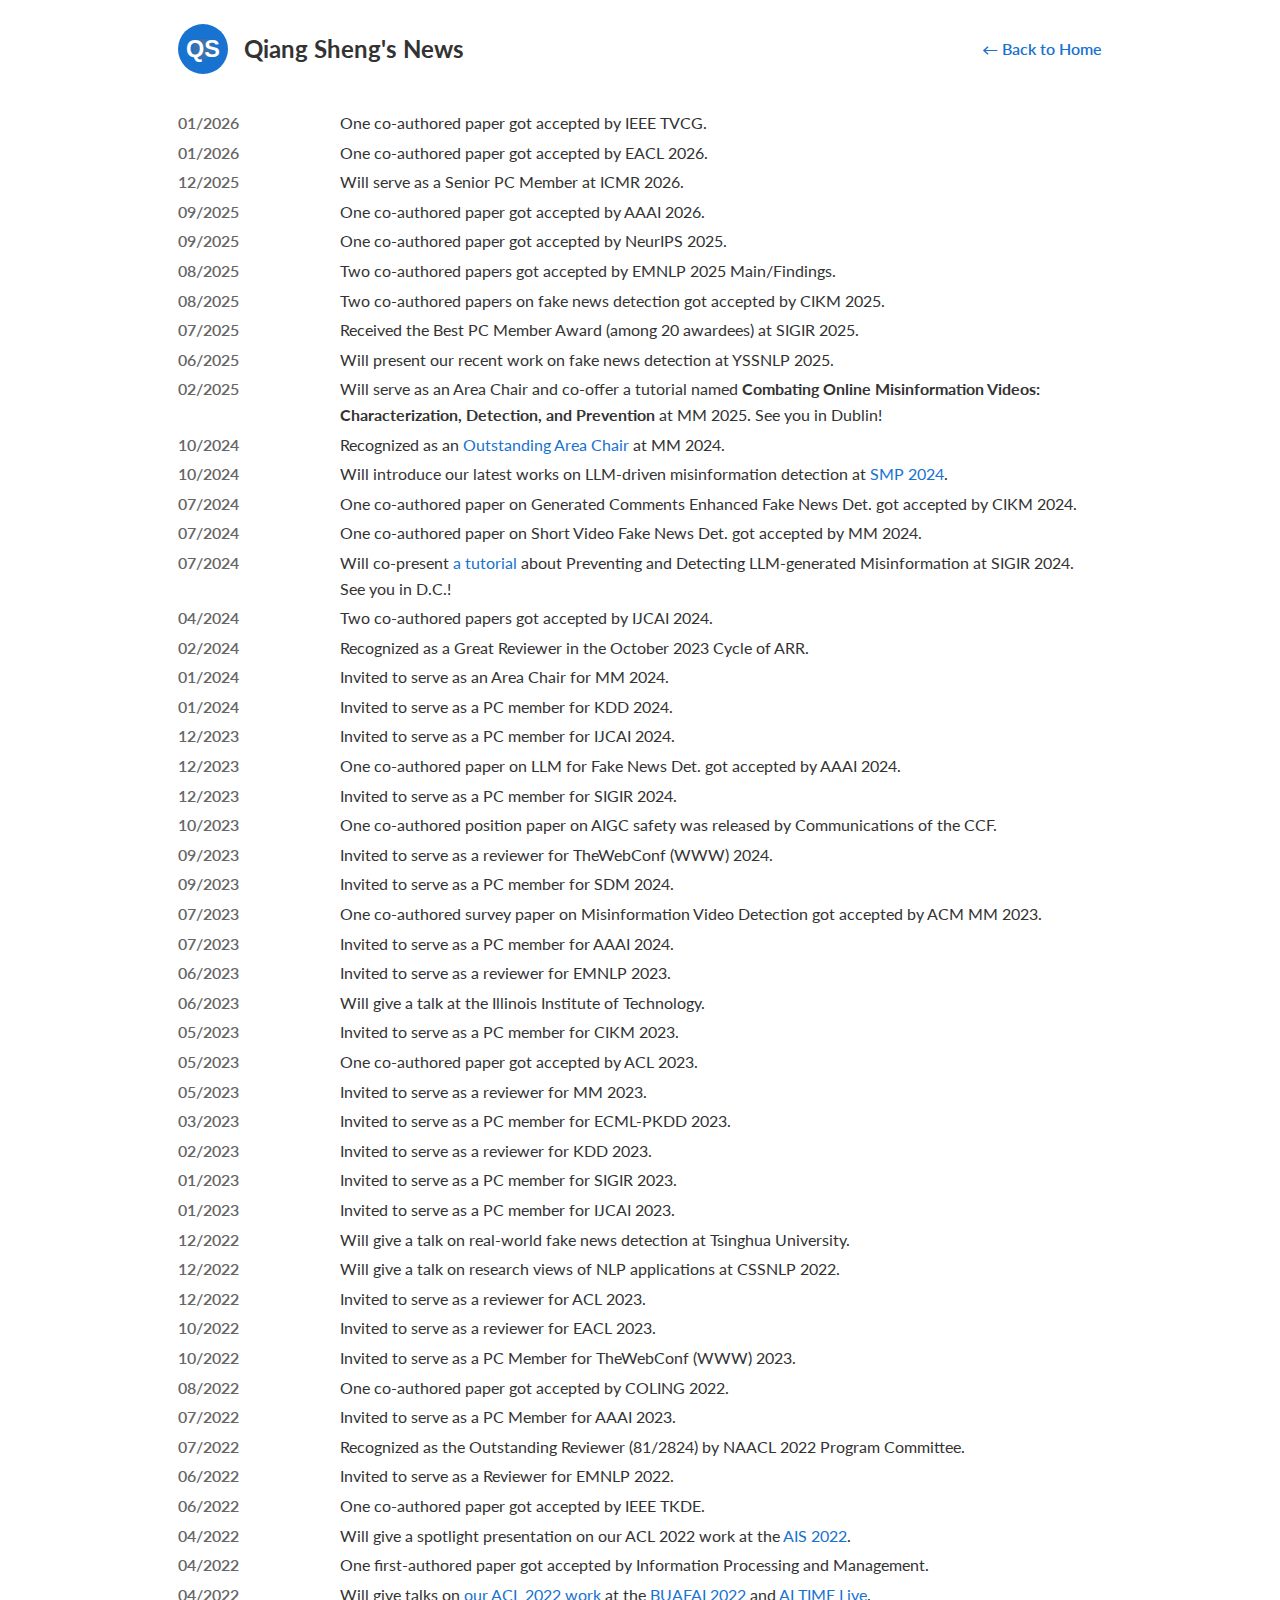
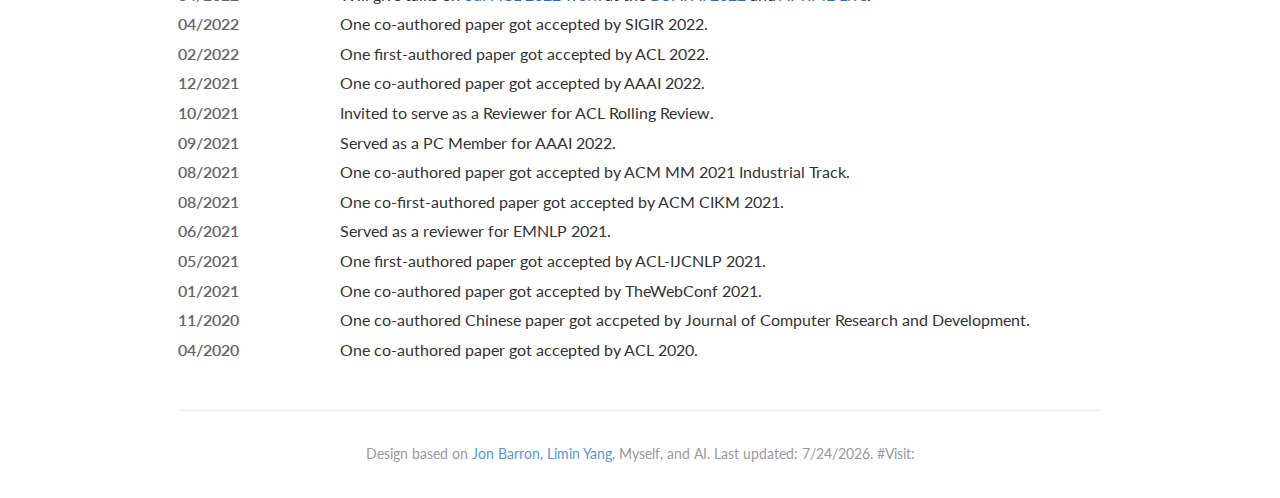
<file: news.html>
<!DOCTYPE html>
<html lang="en">
<head>
    <meta charset="UTF-8">
    <meta name="viewport" content="width=device-width, initial-scale=1.0">
    <title>News - Qiang Sheng's Homepage</title>
    <link rel="stylesheet" href="style.css">
    <link rel="icon" type="image/svg+xml" href="images/sq-icon.svg">
    <!-- Fonts -->
    <link rel="preconnect" href="https://fonts.googleapis.com">
    <link rel="preconnect" href="https://fonts.gstatic.com" crossorigin>
    <link href="https://fonts.googleapis.com/css2?family=Inter:wght@400;500;600;700&family=Lato:wght@400;700&display=swap" rel="stylesheet">
    <!-- Analytics -->
    <script async src="//busuanzi.ibruce.info/busuanzi/2.3/busuanzi.pure.mini.js"></script>
</head>
<body>
    <div class="container">
        <!-- Header -->
        <header class="intro-section" style="padding: 24px 0; justify-content: space-between;">
             <div style="display: flex; align-items: center; gap: 16px;">
                 <a href="index.html" style="display: block; width: 50px; height: 50px;">
                     <img src="images/sq-icon.svg" alt="SQ Icon" style="width: 100%; height: 100%;">
                 </a>
                 <h1 class="name" style="font-size: 1.5rem; margin: 0;">Qiang Sheng's News</h1>
             </div>
             <a href="index.html" class="back-link" style="font-weight: 600;">&larr; Back to Home</a>
        </header>

        <!-- News Section -->
        <section class="section">
             <div class="news-list">
                 <div class="news-item">
                    <span class="news-date">01/2026</span>
                    <span class="news-content">One co-authored paper got accepted by IEEE TVCG.</span>
                 </div>
                 <div class="news-item">
                    <span class="news-date">01/2026</span>
                    <span class="news-content">One co-authored paper got accepted by EACL 2026.</span>
                 </div>
                 <div class="news-item">
                    <span class="news-date">12/2025</span>
                    <span class="news-content">Will serve as a Senior PC Member at ICMR 2026.</span>
                 </div>
                 <div class="news-item">
                    <span class="news-date">09/2025</span>
                    <span class="news-content">One co-authored paper got accepted by AAAI 2026.</span>
                 </div>
                 <div class="news-item">
                    <span class="news-date">09/2025</span>
                    <span class="news-content">One co-authored paper got accepted by NeurIPS 2025.</span>
                 </div>
                 <div class="news-item">
                    <span class="news-date">08/2025</span>
                    <span class="news-content">Two co-authored papers got accepted by EMNLP 2025 Main/Findings.</span>
                 </div>
                 <div class="news-item">
                    <span class="news-date">08/2025</span>
                    <span class="news-content">Two co-authored papers on fake news detection got accepted by CIKM 2025.</span>
                 </div>
                 <div class="news-item">
                    <span class="news-date">07/2025</span>
                    <span class="news-content">Received the Best PC Member Award (among 20 awardees) at SIGIR 2025.</span>
                 </div>
                 <div class="news-item">
                    <span class="news-date">06/2025</span>
                    <span class="news-content">Will present our recent work on fake news detection at YSSNLP 2025.</span>
                 </div>
                 <div class="news-item">
                    <span class="news-date">02/2025</span>
                    <span class="news-content">Will serve as an Area Chair and co-offer a tutorial named <b>Combating Online Misinformation Videos: Characterization, Detection, and Prevention</b> at MM 2025. See you in Dublin!</span>
                 </div>
                 <div class="news-item">
                    <span class="news-date">10/2024</span>
                    <span class="news-content">Recognized as an <a href="https://dl.acm.org/action/showFmPdf?doi=10.1145%2F3664647">Outstanding Area Chair</a> at MM 2024.</span>
                 </div>
                 <div class="news-item">
                    <span class="news-date">10/2024</span>
                    <span class="news-content">Will introduce our latest works on LLM-driven misinformation detection at <a href="https://mp.weixin.qq.com/s/LHkiPb_xulmXQlgMnL780g">SMP 2024</a>.</span>
                 </div>
                 <div class="news-item">
                    <span class="news-date">07/2024</span>
                    <span class="news-content">One co-authored paper on Generated Comments Enhanced Fake News Det. got accepted by CIKM 2024.</span>
                 </div>
                 <div class="news-item">
                    <span class="news-date">07/2024</span>
                    <span class="news-content">One co-authored paper on Short Video Fake News Det. got accepted by MM 2024.</span>
                 </div>
                 <div class="news-item">
                    <span class="news-date">07/2024</span>
                    <span class="news-content">Will co-present <a href="https://sigir-2024.github.io/attend_Tutorials.html#tut5">a tutorial</a> about Preventing and Detecting LLM-generated Misinformation at SIGIR 2024. See you in D.C.!</span>
                 </div>
                 <div class="news-item">
                    <span class="news-date">04/2024</span>
                    <span class="news-content">Two co-authored papers got accepted by IJCAI 2024.</span>
                 </div>
                 <div class="news-item">
                    <span class="news-date">02/2024</span>
                    <span class="news-content">Recognized as a Great Reviewer in the October 2023 Cycle of ARR.</span>
                 </div>
                 <div class="news-item">
                    <span class="news-date">01/2024</span>
                    <span class="news-content">Invited to serve as an Area Chair for MM 2024.</span>
                 </div>
                 <div class="news-item">
                    <span class="news-date">01/2024</span>
                    <span class="news-content">Invited to serve as a PC member for KDD 2024.</span>
                 </div>
                 <div class="news-item">
                    <span class="news-date">12/2023</span>
                    <span class="news-content">Invited to serve as a PC member for IJCAI 2024.</span>
                 </div>
                 <div class="news-item">
                    <span class="news-date">12/2023</span>
                    <span class="news-content">One co-authored paper on LLM for Fake News Det. got accepted by AAAI 2024.</span>
                 </div>
                 <div class="news-item">
                    <span class="news-date">12/2023</span>
                    <span class="news-content">Invited to serve as a PC member for SIGIR 2024.</span>
                 </div>
                 <div class="news-item">
                    <span class="news-date">10/2023</span>
                    <span class="news-content">One co-authored position paper on AIGC safety was released by Communications of the CCF.</span>
                 </div>
                 <div class="news-item">
                    <span class="news-date">09/2023</span>
                    <span class="news-content">Invited to serve as a reviewer for TheWebConf (WWW) 2024.</span>
                 </div>
                 <div class="news-item">
                    <span class="news-date">09/2023</span>
                    <span class="news-content">Invited to serve as a PC member for SDM 2024.</span>
                 </div>
                 <div class="news-item">
                    <span class="news-date">07/2023</span>
                    <span class="news-content">One co-authored survey paper on Misinformation Video Detection got accepted by ACM MM 2023.</span>
                 </div>
                 <div class="news-item">
                    <span class="news-date">07/2023</span>
                    <span class="news-content">Invited to serve as a PC member for AAAI 2024.</span>
                 </div>
                 <div class="news-item">
                    <span class="news-date">06/2023</span>
                    <span class="news-content">Invited to serve as a reviewer for EMNLP 2023.</span>
                 </div>
                 <div class="news-item">
                    <span class="news-date">06/2023</span>
                    <span class="news-content">Will give a talk at the Illinois Institute of Technology.</span>
                 </div>
                 <div class="news-item">
                    <span class="news-date">05/2023</span>
                    <span class="news-content">Invited to serve as a PC member for CIKM 2023.</span>
                 </div>
                 <div class="news-item">
                    <span class="news-date">05/2023</span>
                    <span class="news-content">One co-authored paper got accepted by ACL 2023.</span>
                 </div>
                 <div class="news-item">
                    <span class="news-date">05/2023</span>
                    <span class="news-content">Invited to serve as a reviewer for MM 2023.</span>
                 </div>
                 <div class="news-item">
                    <span class="news-date">03/2023</span>
                    <span class="news-content">Invited to serve as a PC member for ECML-PKDD 2023.</span>
                 </div>
                 <div class="news-item">
                    <span class="news-date">02/2023</span>
                    <span class="news-content">Invited to serve as a reviewer for KDD 2023.</span>
                 </div>
                 <div class="news-item">
                    <span class="news-date">01/2023</span>
                    <span class="news-content">Invited to serve as a PC member for SIGIR 2023.</span>
                 </div>
                 <div class="news-item">
                    <span class="news-date">01/2023</span>
                    <span class="news-content">Invited to serve as a PC member for IJCAI 2023.</span>
                 </div>
                 <div class="news-item">
                    <span class="news-date">12/2022</span>
                    <span class="news-content">Will give a talk on real-world fake news detection at Tsinghua University.</span>
                 </div>
                 <div class="news-item">
                    <span class="news-date">12/2022</span>
                    <span class="news-content">Will give a talk on research views of NLP applications at CSSNLP 2022.</span>
                 </div>
                 <div class="news-item">
                    <span class="news-date">12/2022</span>
                    <span class="news-content">Invited to serve as a reviewer for ACL 2023.</span>
                 </div>
                 <div class="news-item">
                    <span class="news-date">10/2022</span>
                    <span class="news-content">Invited to serve as a reviewer for EACL 2023.</span>
                 </div>
                 <div class="news-item">
                    <span class="news-date">10/2022</span>
                    <span class="news-content">Invited to serve as a PC Member for TheWebConf (WWW) 2023.</span>
                 </div>
                 <div class="news-item">
                    <span class="news-date">08/2022</span>
                    <span class="news-content">One co-authored paper got accepted by COLING 2022.</span>
                 </div>
                 <div class="news-item">
                    <span class="news-date">07/2022</span>
                    <span class="news-content">Invited to serve as a PC Member for AAAI 2023.</span>
                 </div>
                 <div class="news-item">
                    <span class="news-date">07/2022</span>
                    <span class="news-content">Recognized as the  <a class="black" href="https://aclanthology.org/2022.naacl-main.0.pdf">Outstanding Reviewer</a> (81/2824) by NAACL 2022 Program Committee.</span>
                 </div>
                 <div class="news-item">
                    <span class="news-date">06/2022</span>
                    <span class="news-content">Invited to serve as a Reviewer for EMNLP 2022.</span>
                 </div>
                 <div class="news-item">
                    <span class="news-date">06/2022</span>
                    <span class="news-content">One co-authored paper got accepted by IEEE TKDE.</span>
                 </div>
                 <div class="news-item">
                    <span class="news-date">04/2022</span>
                    <span class="news-content">Will give a spotlight presentation on our ACL 2022 work at the <a href="https://event.baai.ac.cn/activities/385">AIS 2022</a>.</span>
                 </div>
                 <div class="news-item">
                    <span class="news-date">04/2022</span>
                    <span class="news-content">One first-authored paper got accepted by Information Processing and Management.</span>
                 </div>
                 <div class="news-item">
                    <span class="news-date">04/2022</span>
                    <span class="news-content">Will give talks on <a href="index.html#ACL2022">our ACL 2022 work</a> at the <a href="https://mp.weixin.qq.com/s/h07yRc46bRkDvmrtXvpYOQ">BUAFAI 2022</a> and <a href="https://mp.weixin.qq.com/s/s3tfoLZdYW_K2lq_yYejtA">AI TIME Live</a>.</span>
                 </div>
                 <div class="news-item">
                    <span class="news-date">04/2022</span>
                    <span class="news-content">One co-authored paper got accepted by SIGIR 2022.</span>
                 </div>
                 <div class="news-item">
                    <span class="news-date">02/2022</span>
                    <span class="news-content">One first-authored paper got accepted by ACL 2022.</span>
                 </div>
                 <div class="news-item">
                    <span class="news-date">12/2021</span>
                    <span class="news-content">One co-authored paper got accepted by AAAI 2022.</span>
                 </div>
                 <div class="news-item">
                    <span class="news-date">10/2021</span>
                    <span class="news-content">Invited to serve as a Reviewer for ACL Rolling Review.</span>
                 </div>
                 <div class="news-item">
                    <span class="news-date">09/2021</span>
                    <span class="news-content">Served as a PC Member for AAAI 2022.</span>
                 </div>
                 <div class="news-item">
                    <span class="news-date">08/2021</span>
                    <span class="news-content">One co-authored paper got accepted by ACM MM 2021 Industrial Track.</span>
                 </div>
                 <div class="news-item">
                    <span class="news-date">08/2021</span>
                    <span class="news-content">One co-first-authored paper got accepted by ACM CIKM 2021.</span>
                 </div>
                 <div class="news-item">
                    <span class="news-date">06/2021</span>
                    <span class="news-content">Served as a reviewer for EMNLP 2021.</span>
                 </div>
                 <div class="news-item">
                    <span class="news-date">05/2021</span>
                    <span class="news-content">One first-authored paper got accepted by ACL-IJCNLP 2021.</span>
                 </div>
                 <div class="news-item">
                    <span class="news-date">01/2021</span>
                    <span class="news-content">One co-authored paper got accepted by TheWebConf 2021.</span>
                 </div>
                 <div class="news-item">
                    <span class="news-date">11/2020</span>
                    <span class="news-content">One co-authored Chinese paper got accpeted by Journal of Computer Research and Development.</span>
                 </div>
                 <div class="news-item">
                    <span class="news-date">04/2020</span>
                    <span class="news-content">One co-authored paper got accepted by ACL 2020.</span>
                 </div>
             </div>
        </section>

        <!-- Footer -->
        <footer class="footer">
            <p>
                Design based on <a href="https://jonbarron.info/">Jon Barron</a>, <a href="https://liminyang.web.illinois.edu/">Limin Yang</a>, Myself, and AI. 
                Last updated: <script>document.write(new Date().toLocaleDateString())</script>.
                <span id="busuanzi_container_site_pv">#Visit: <span id="busuanzi_value_site_pv"></span></span>
            </p>
        </footer>
    </div>
</body>
</html>
</file>
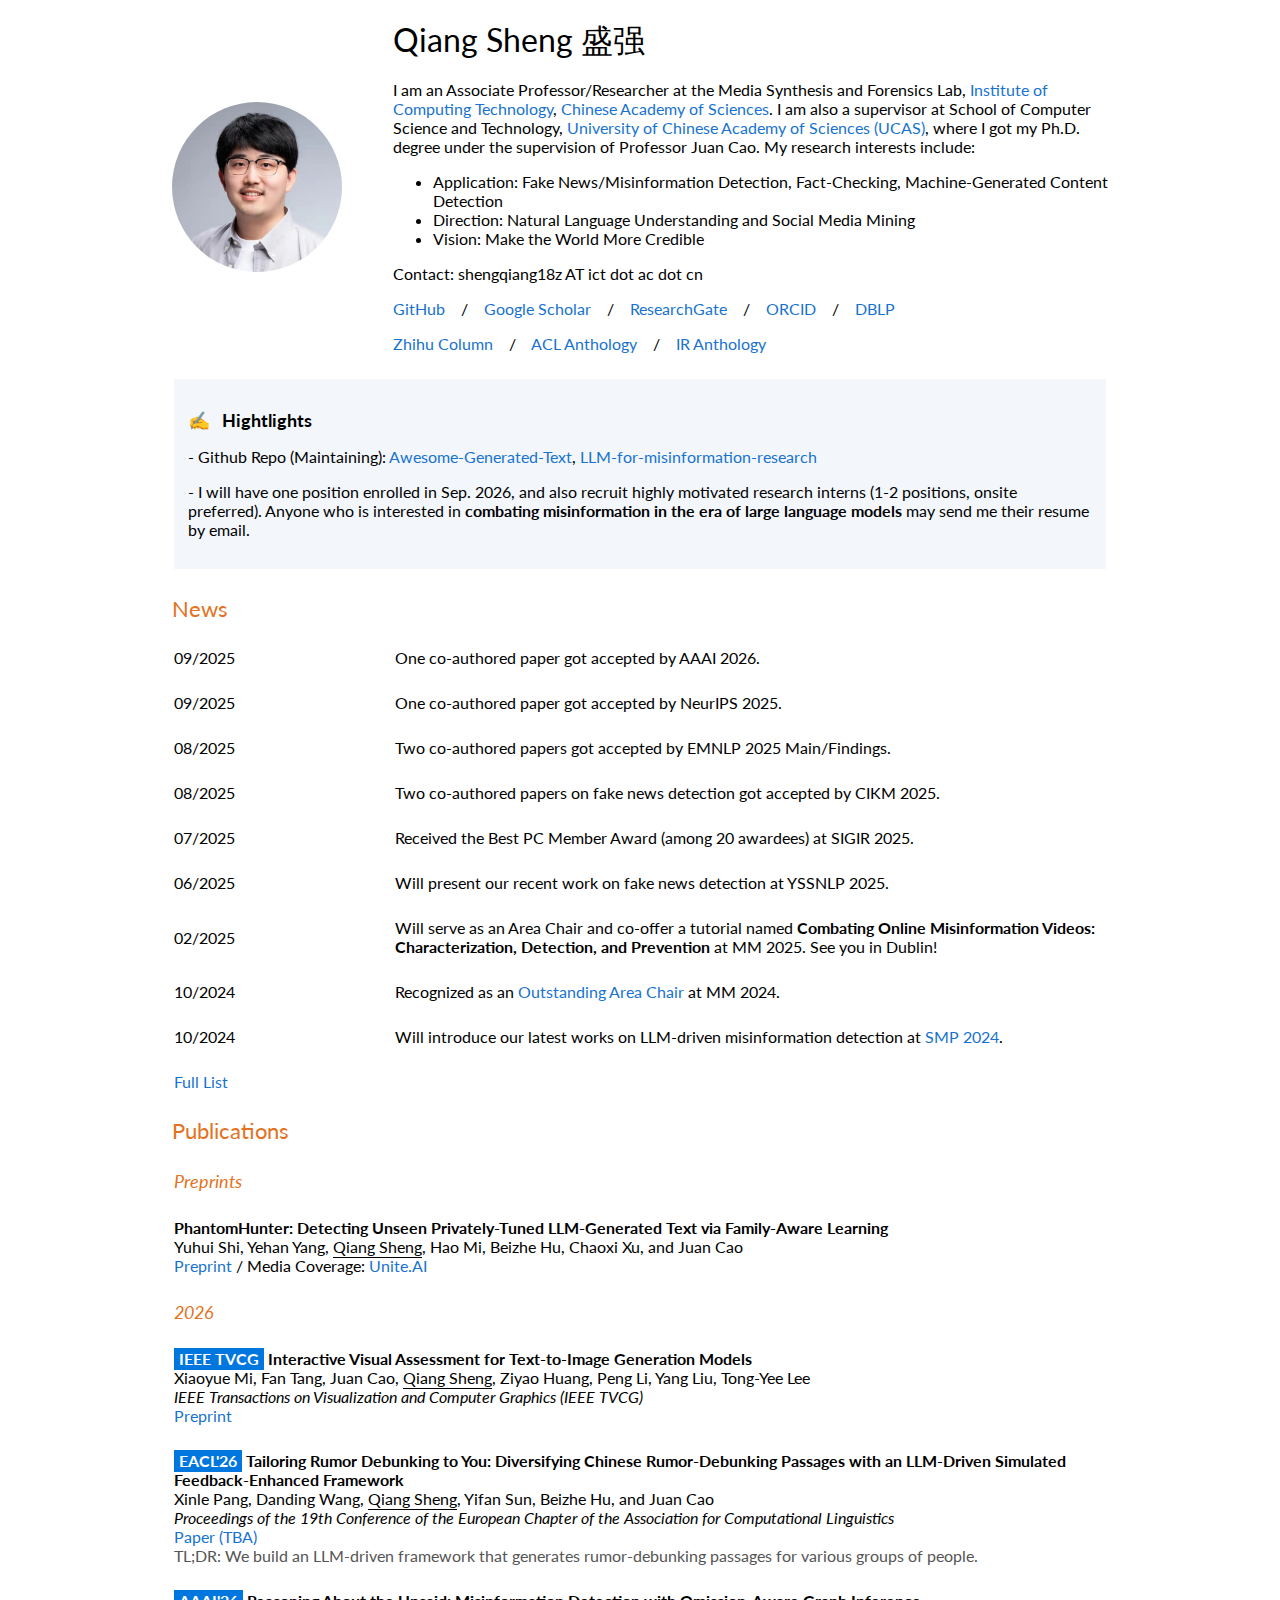
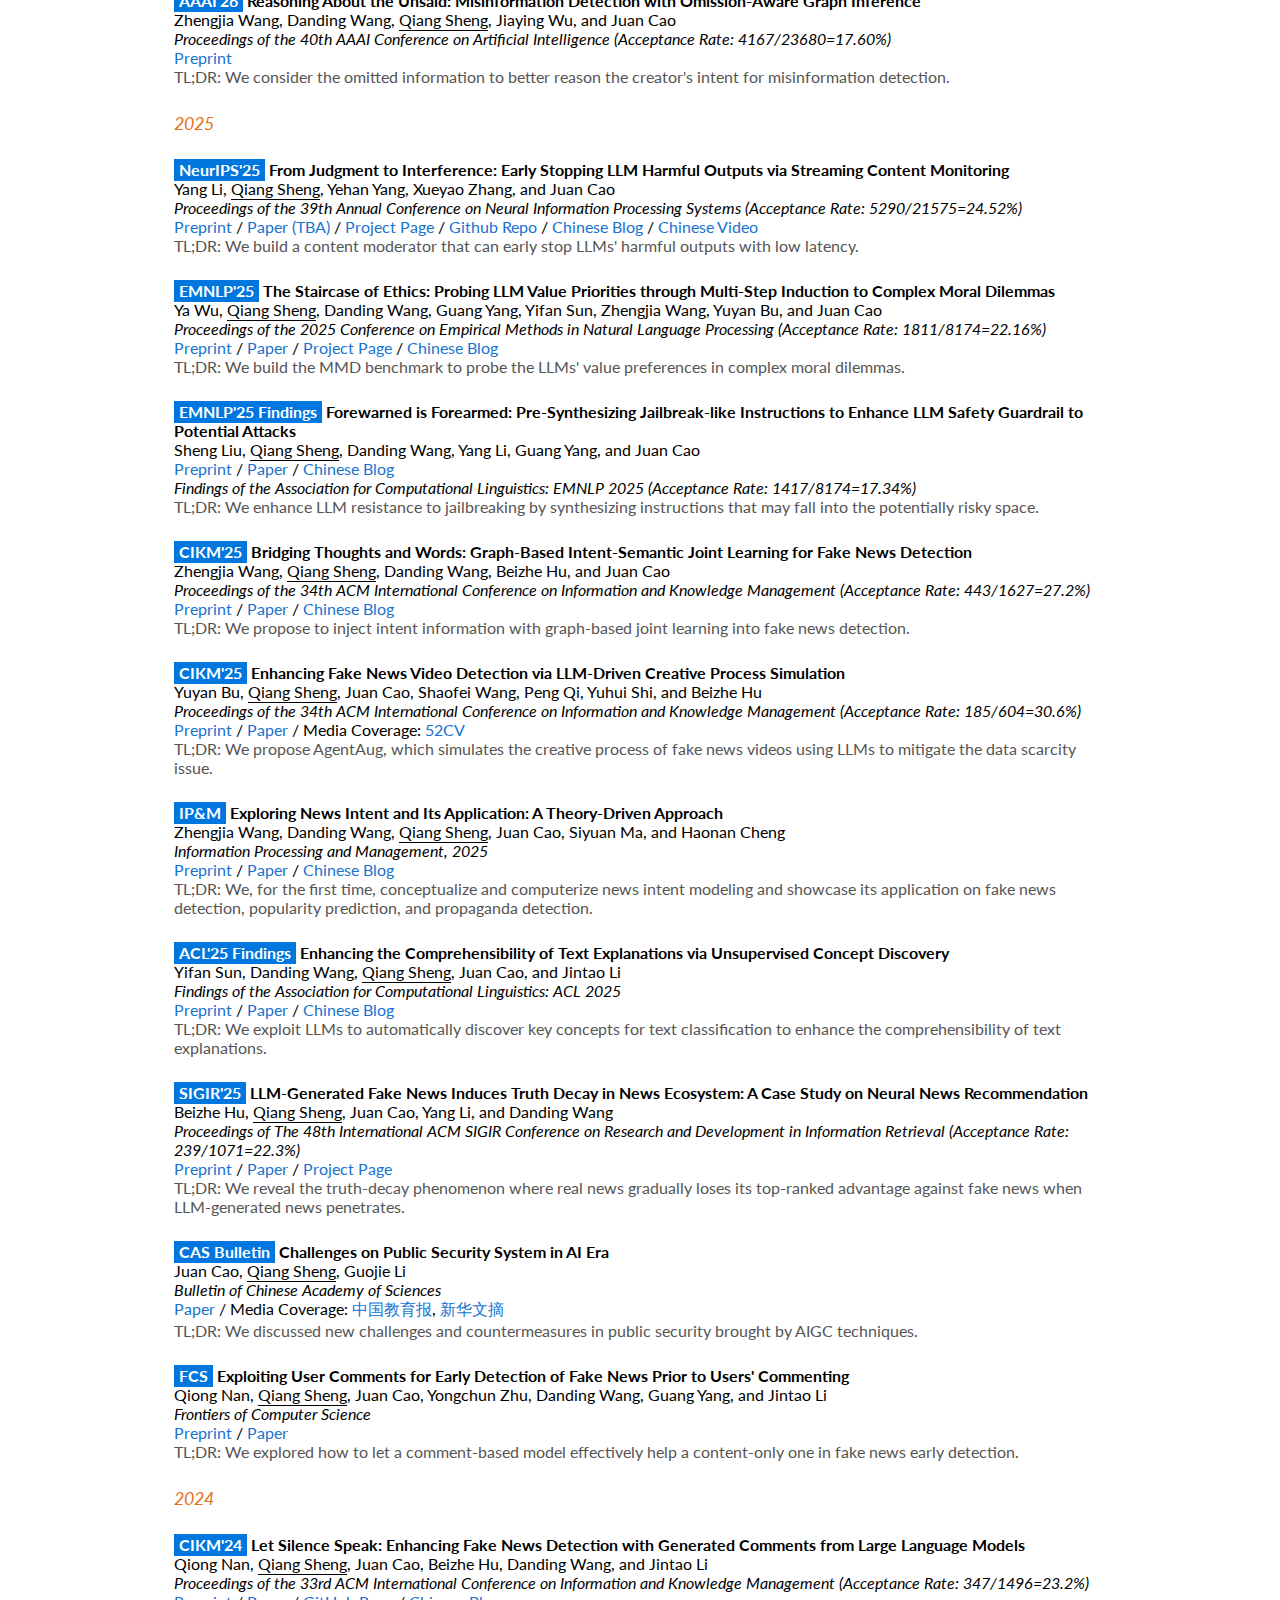
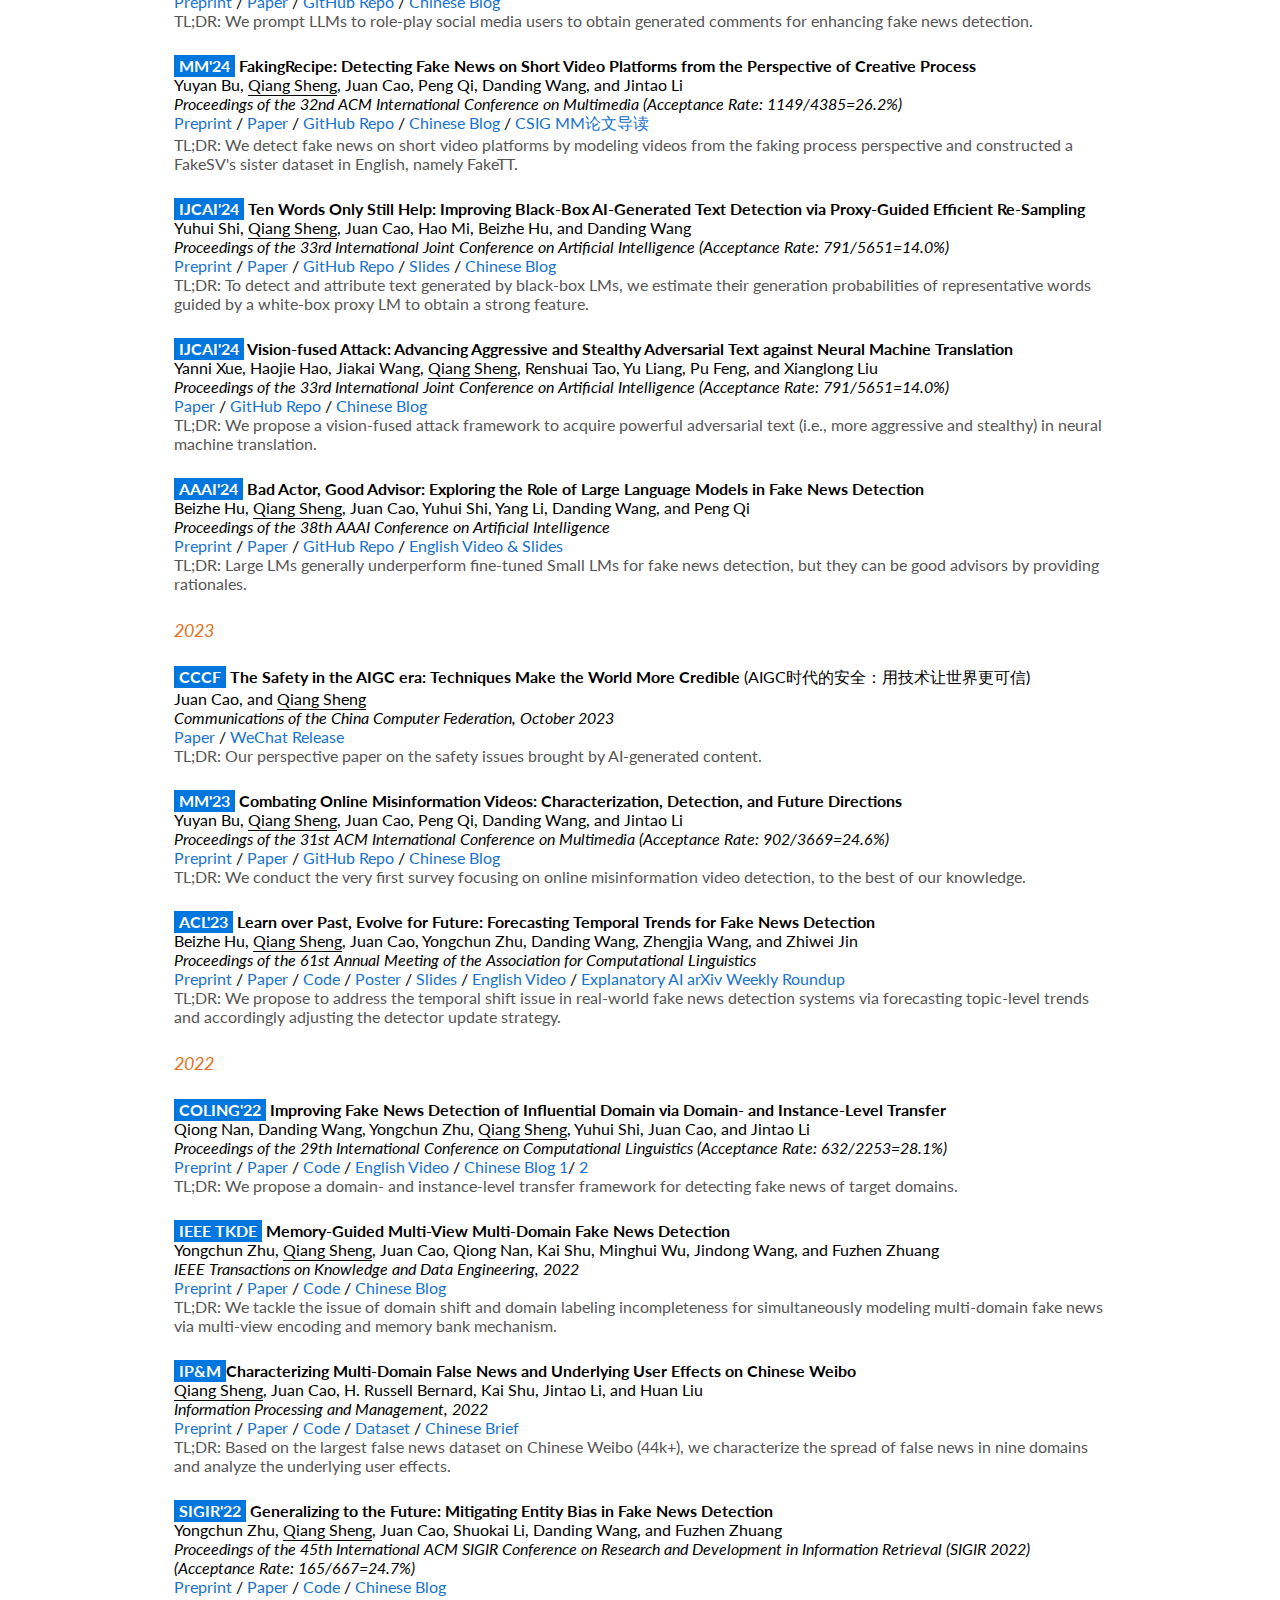
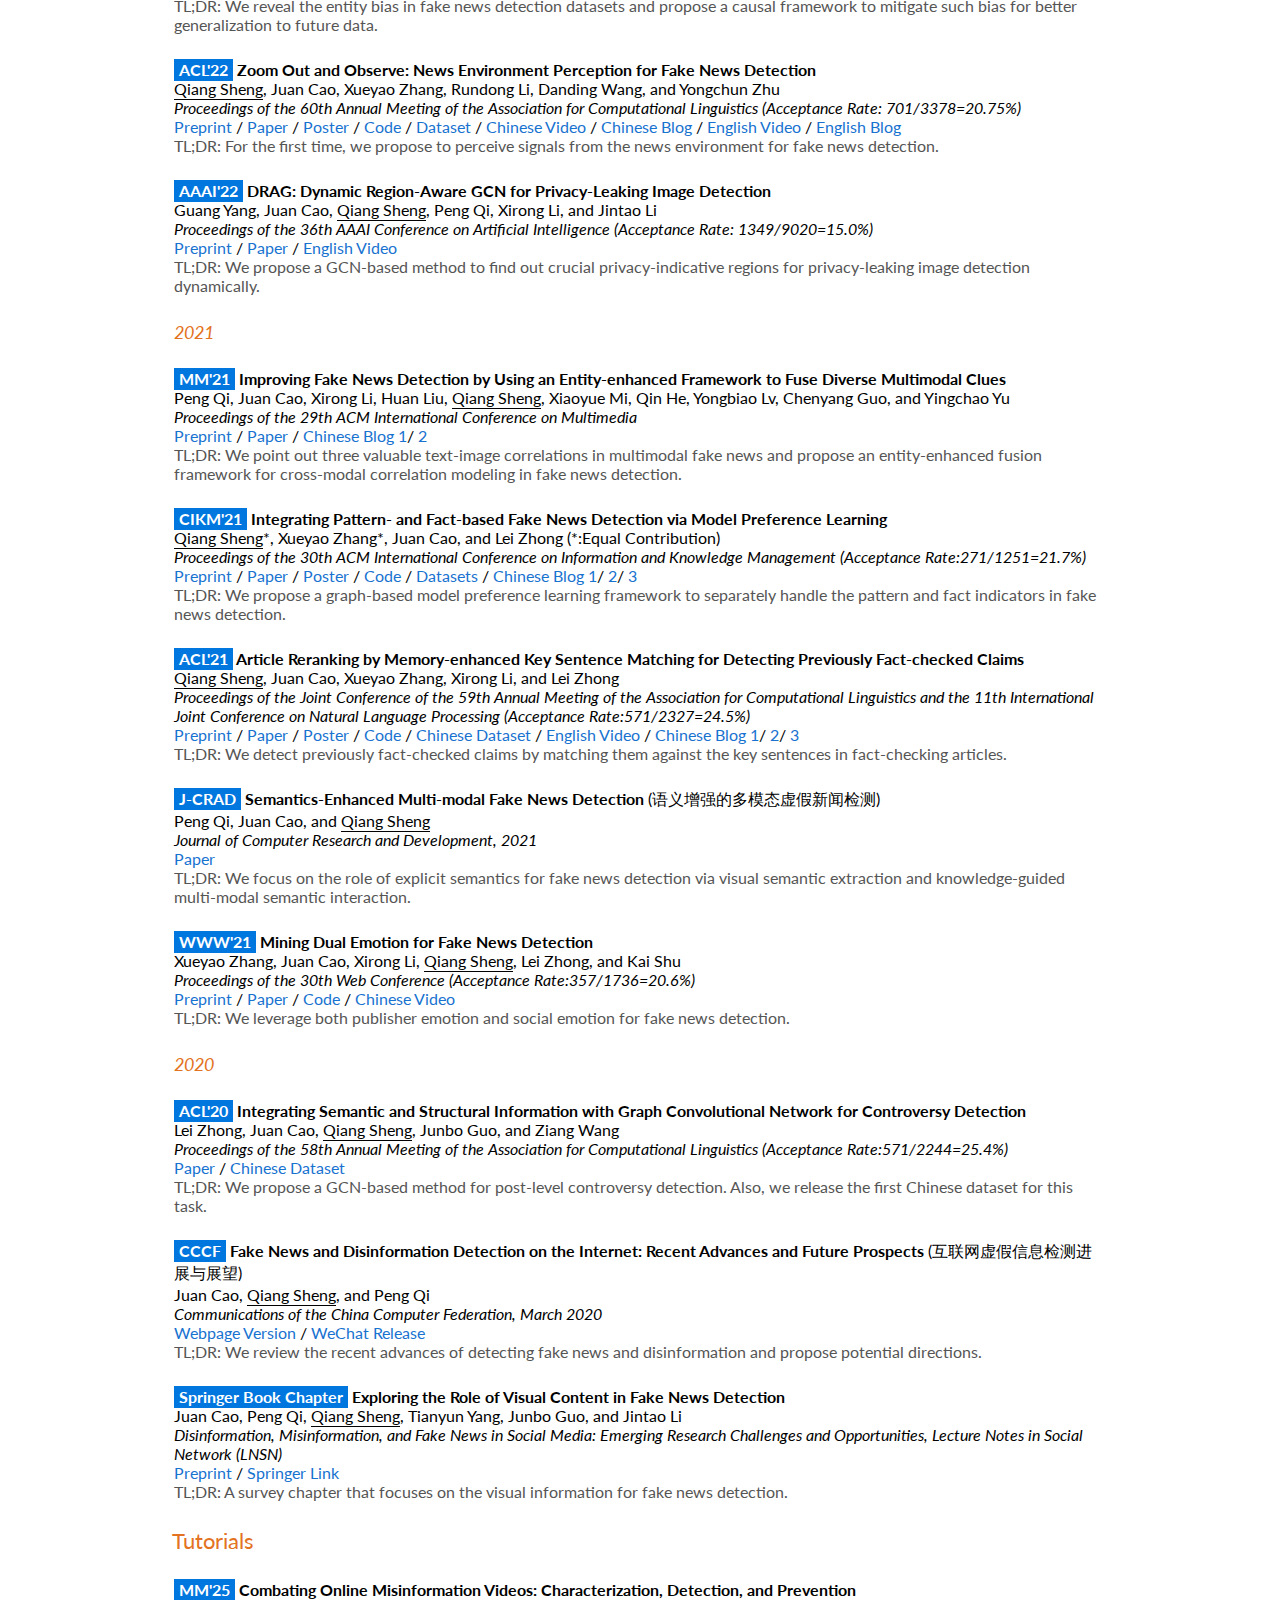
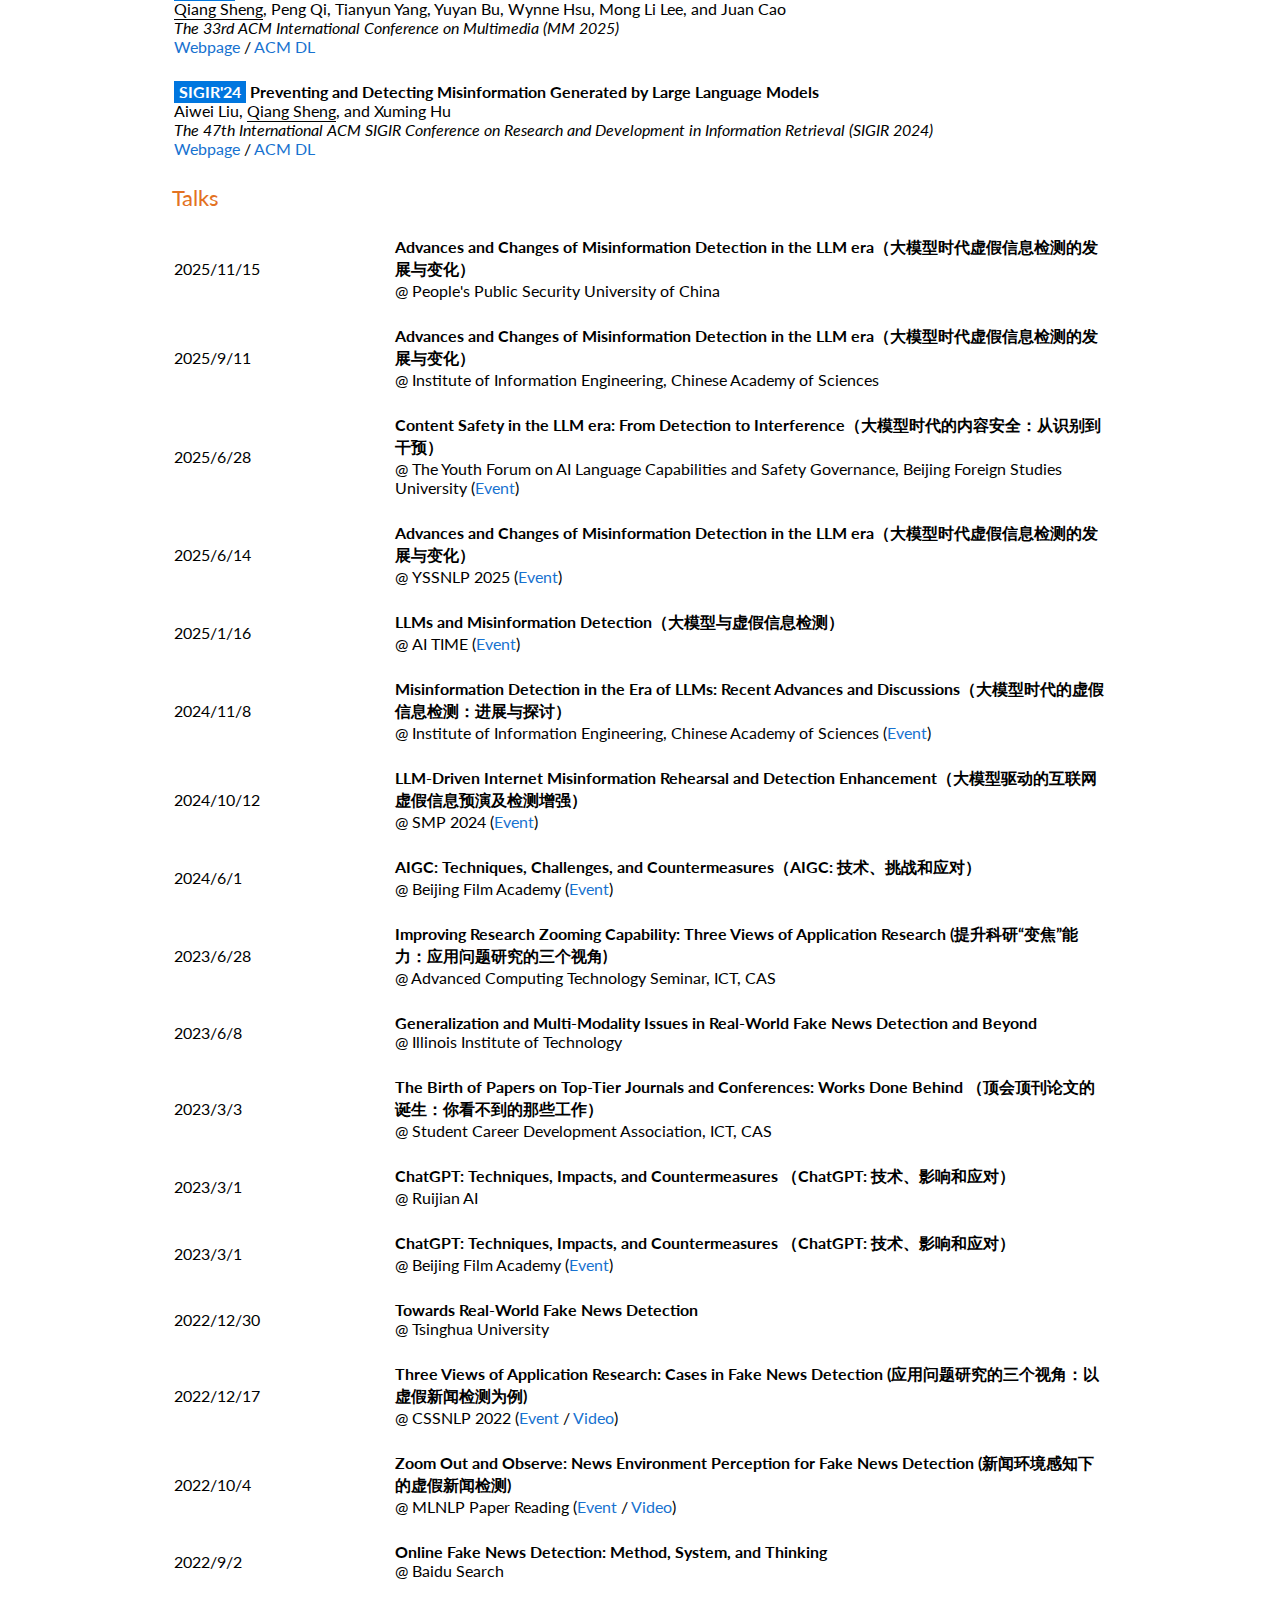
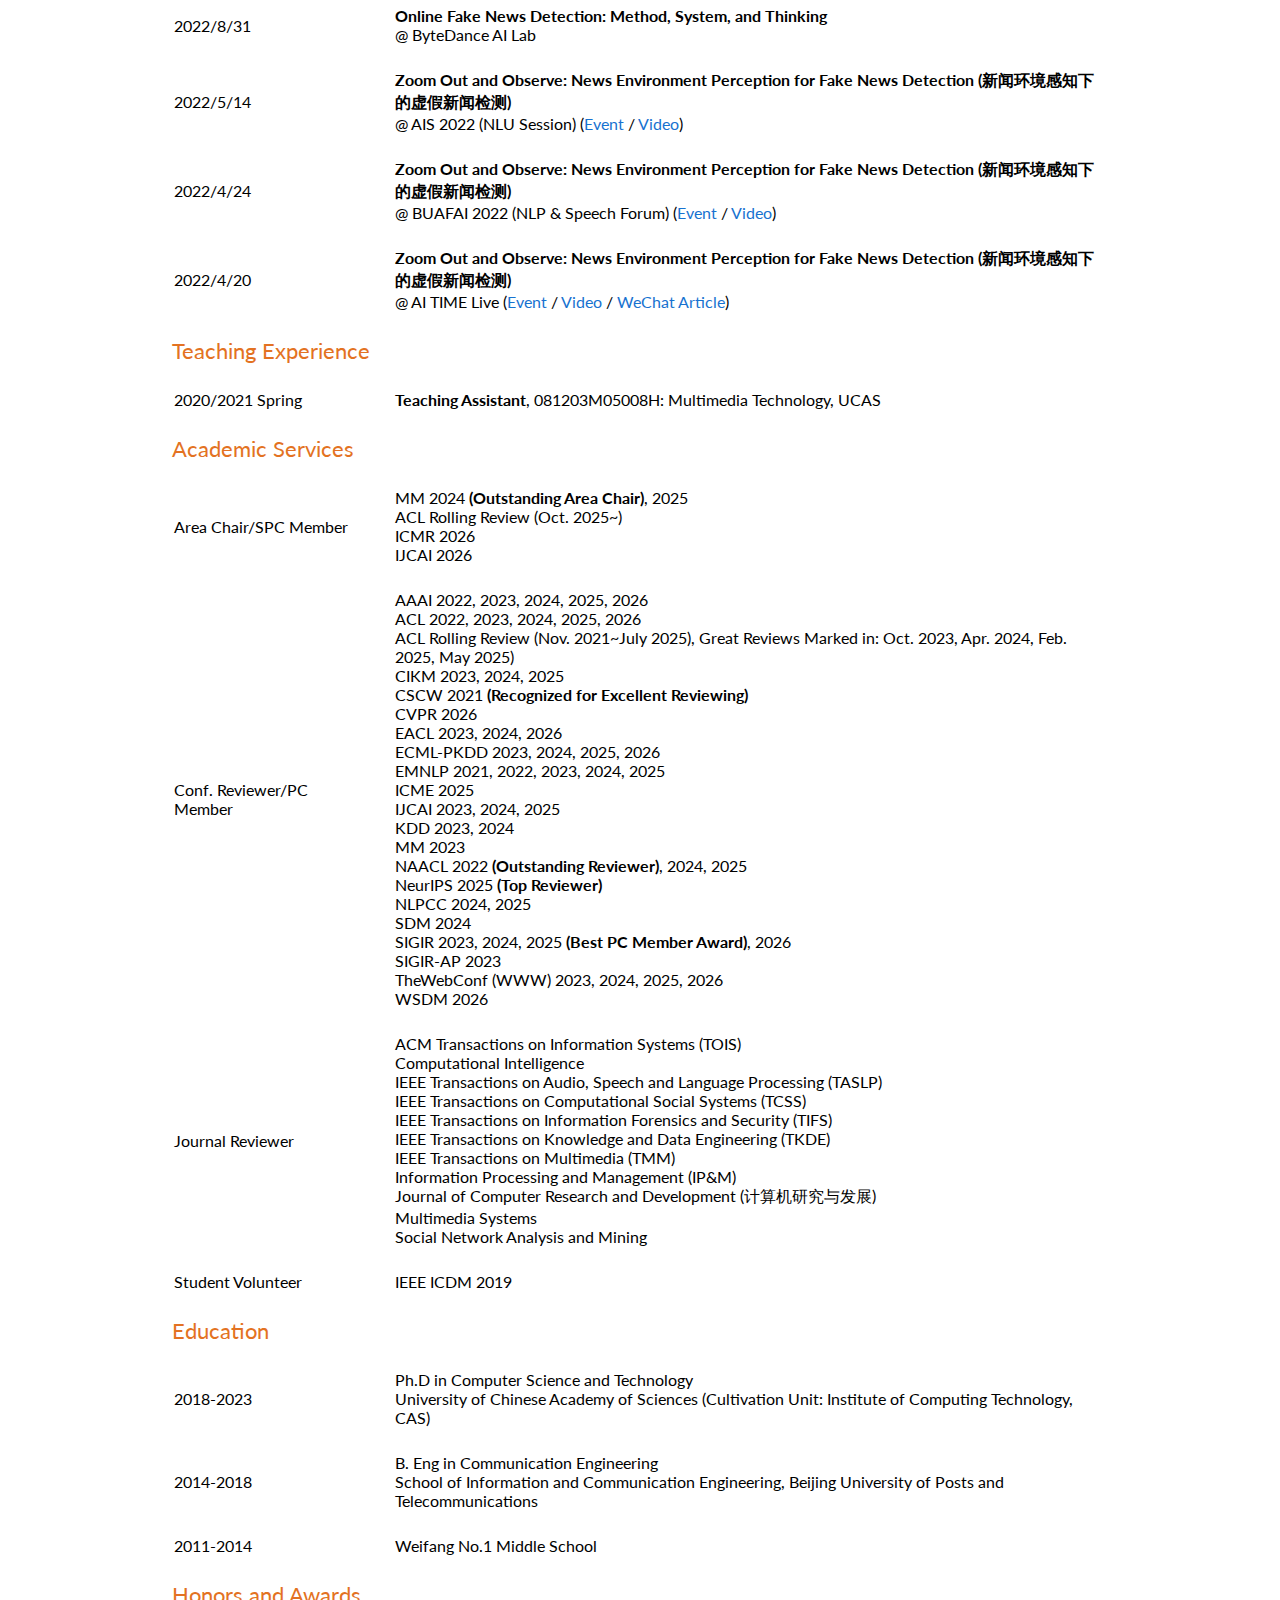
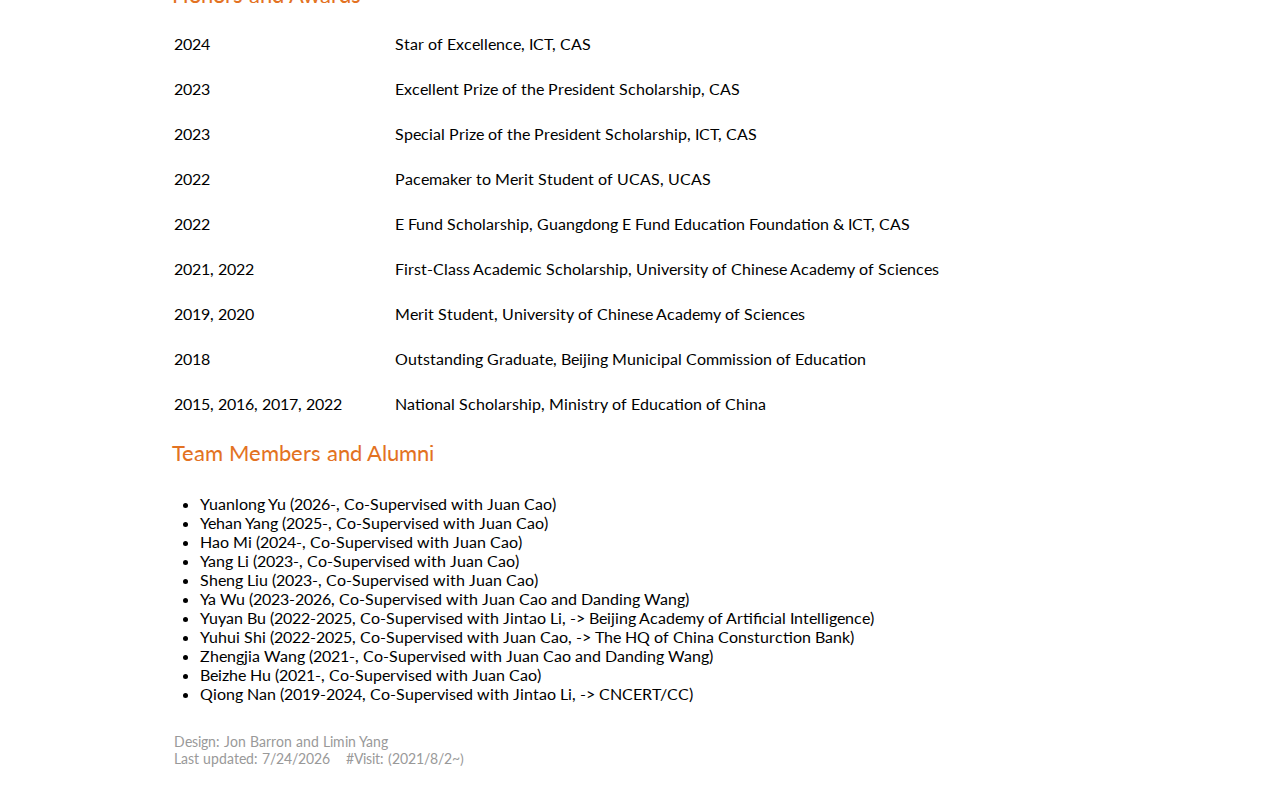
<file: original_index.html>
<!--
 * @Author: Jon Barron
 * @Date: 2019-05-11 22:15:22
 * @Editors: whyisyoung
 * @EditTime: 2020-10-23 10:57:25
 * @LastEditors:sheng-qiang
 * @LastEditTime: 2021-02-05 22:39:00
 -->
<!DOCTYPE HTML PUBLIC "-//W3C//DTD HTML 4.01 Transitional//EN">
<script async src="//busuanzi.ibruce.info/busuanzi/2.3/busuanzi.pure.mini.js"></script>
<html>

<head>
  <meta name=viewport content="width=device-width">
  <meta name="generator" content="HTML Tidy for Linux/x86 (vers 11 February 2007), see www.w3.org">
  <meta name="google-site-verification" content="p7SNRHPF7y83Q-nNBLkrxFhAAosW2t40unwTxByZ0vo" />
  <style type="text/css">
    /* Color scheme stolen from Sergey Karayev */

    a {
      color: #1772d0;
      /* color: #07889b; */
      text-decoration: none;
    }
   
    a.black {
      color: #000000;
      /* color: #07889b; */
      text-decoration: none;
    }

    a:focus,
    a:hover {
      color: #e37222; /* #f09228; */
      text-decoration: none;
    }

    body,
    td,
    th,
    tr,
    p,
    a {
      font-family: 'Lato', Verdana, Helvetica, sans-serif;
      font-size: 16px
    }

    strong {
      font-family: 'Lato', Verdana, Helvetica, sans-serif;
      font-size: 16px;
    }

    heading {
      font-family: 'Lato', Verdana, Helvetica, sans-serif;
      font-size: 22px;
      color: #e37222;
    }

    subheading {
      font-family: 'Lato', Verdana, Helvetica, sans-serif;
      font-size: 18px;
      font-style:italic;
      color: #e37222;
    }

    papertitle {
      font-family: 'Lato', Verdana, Helvetica, sans-serif;
      font-size: 16px;
      font-weight: bold;
    }

    name {
      font-family: 'Lato', Verdana, Helvetica, sans-serif;
      font-size: 32px;
    }

    .footer {
      font-family: 'Lato', Verdana, Helvetica, sans-serif;
      font-size: 14px;
      opacity: 0.75;
      color: #777;
    }

    .one {
      width: 160px;
      height: 160px;
      position: relative;
    }

    .two {
      width: 160px;
      height: 160px;
      position: absolute;
      transition: opacity .2s ease-in-out;
      -moz-transition: opacity .2s ease-in-out;
      -webkit-transition: opacity .2s ease-in-out;
    }

    .fade {
      transition: opacity .2s ease-in-out;
      -moz-transition: opacity .2s ease-in-out;
      -webkit-transition: opacity .2s ease-in-out;
    }

    span.highlight {
      background-color: #ffffd0;
    }

    span.artifact {
      color:#6cb41b;
      padding: 1px;
    }

    span.underline {
      border-bottom:1px solid black;
      padding-bottom:1px;
    }

    span.tag {
      color: #FFFFFF;
      background-color:#0076df;
      padding:1px 5px 2px 5px;
    }

    span.tldr {
      color: #555555;
    }

    em.highlight {
      color: #e37222;
    }
  </style>
  <link rel="icon" type="image/png" href="images/sq-icon.png">
  <title>Qiang Sheng's Homepage</title>
  <meta http-equiv="Content-Type" content="text/html; charset=utf-8">
  <link href='https://fonts.googleapis.com/css?family=Lato:400,700,400italic,700italic' rel='stylesheet' type='text/css'>
</head>

<body>
  <table width="960" border="0" align="center" cellspacing="0" cellpadding="0">
    <tr>
      <td>
        <!-- Intro Begin -->
        <table width="100%" align="left" border="0" cellspacing="0" cellpadding="12" style="table-layout:fixed;">
          <colgroup>
            <col span="1" style="width: 23%;">
            <col span="1" style="width: 77%;">
          </colgroup>
          <tr>
            <td valign="middle">
              <img style="border-radius:50%;" src="images/qiangsheng.jpg" height="170px">
            </td>
            <td valign="middle">
              <p align="left">
                <name>Qiang Sheng 盛强</name>
              </p>
              <p>
                I am an Associate Professor/Researcher at the Media Synthesis and Forensics Lab, <a href="http://www.ict.ac.cn/">Institute of Computing Technology</a>, <a href="http://www.cas.cn/">Chinese Academy of Sciences</a>. I am also a supervisor at School of Computer Science and Technology, <a href="https://www.ucas.ac.cn/">University of Chinese Academy of Sciences (UCAS)</a>, where I got my Ph.D. degree under the supervision of Professor Juan Cao. My research interests include:
              </p>
              <ul>
                <li>Application: Fake News/Misinformation Detection, Fact-Checking, Machine-Generated Content Detection</li>
                <li>Direction: Natural Language Understanding and Social Media Mining</li>
                <li>Vision: Make the World More Credible</li>
              </ul>
              <p align=left>Contact: shengqiang18z AT ict dot ac dot cn</p>
              <p align=left>
               <!-- <a href="data/CV_QiangSheng.pdf"><b>Currículum Vitae</b></a> &nbsp;&nbsp;&nbsp;/&nbsp;&nbsp;&nbsp; -->
                <a href="https://github.com//sheng-qiang/"> GitHub </a> &nbsp;&nbsp;&nbsp;/&nbsp;&nbsp;&nbsp;
                <a href="https://scholar.google.com/citations?user=8BEUQ9UAAAAJ">Google Scholar</a> &nbsp;&nbsp;&nbsp;/&nbsp;&nbsp;&nbsp;
                <a href="https://www.researchgate.net/profile/Qiang_Sheng5/">ResearchGate</a> &nbsp;&nbsp;&nbsp;/&nbsp;&nbsp;&nbsp;
                <a href="https://orcid.org/0000-0002-2481-5023"> ORCID </a> &nbsp;&nbsp;&nbsp;/&nbsp;&nbsp;&nbsp;
                <a href="https://dblp.org/pid/199/7557-1.html"> DBLP </a>
              </p>
              <p align=left>
                <a href="https://www.zhihu.com/column/c_1394265881195753473"> Zhihu Column </a>  &nbsp;&nbsp;&nbsp;/&nbsp;&nbsp;&nbsp;
                <a href="https://aclanthology.org/people/q/qiang-sheng/">ACL Anthology</a> &nbsp;&nbsp;&nbsp;/&nbsp;&nbsp;&nbsp;
                <a href="https://ir.webis.de/anthology/people/q/qiang+sheng/"> IR Anthology </a> 
              </p>
            </td>
          </tr>
        </table>
        <!-- Intro End -->

        <!-- News Begin -->
        <table width="100%" align="center" border="0" cellpadding="12" style="table-layout:fixed;">
          <tr>
            <td>
              <div style="background-color: #F3F7FC!important;padding: 14px;">
                <p>
                  <font size="+1"><b> &#9997 &nbsp; Hightlights</b></font>
                </p>
                <p>
                  - Github Repo (Maintaining): <a href="https://github.com/ICTMCG/Awesome-Machine-Generated-Text" target="_blank">Awesome-Generated-Text</a>, <a href="https://github.com/ICTMCG/LLM-for-misinformation-research" target="_blank">LLM-for-misinformation-research</a>
                </p>
                <p>
                  - I will have one position enrolled in Sep. 2026, and also recruit highly motivated research interns (1-2 positions, onsite preferred). Anyone who is interested in <b>combating misinformation in the era of large language models</b> may send me their resume by email.
                </p>
              </div>
            </td>
          </tr>
        </table>
        <table width="100%" align="center" border="0" cellspacing="0" cellpadding="12">
          <tr>
            <td>
              <heading>News</heading>
            </td>
          </tr>
        </table>
        <table width="100%" align="center" border="0" cellpadding="12" style="table-layout:fixed;">
          <colgroup>
            <col span="1" style="width: 23%;">
            <col span="1" style="width: 77%;">
          </colgroup>
            <tr>
            <td valign="center">
              09/2025
            </td>
            <td valign="center">
              One co-authored paper got accepted by AAAI 2026.
            </td>
           </tr>
            <tr>
            <td valign="center">
              09/2025
            </td>
            <td valign="center">
              One co-authored paper got accepted by NeurIPS 2025.
            </td>
           </tr>
            <tr>
            <td valign="center">
              08/2025
            </td>
            <td valign="center">
              Two co-authored papers got accepted by EMNLP 2025 Main/Findings.
            </td>
           </tr>
            <tr>
            <td valign="center">
              08/2025
            </td>
            <td valign="center">
              Two co-authored papers on fake news detection got accepted by CIKM 2025.
            </td>
           </tr>
           <tr>
            <td valign="center">
              07/2025
            </td>
            <td valign="center">
              Received the Best PC Member Award (among 20 awardees) at SIGIR 2025.
            </td>
           </tr>
           <tr>
            <td valign="center">
              06/2025
            </td>
            <td valign="center">
              Will present our recent work on fake news detection at YSSNLP 2025.
            </td>
           </tr>
           <tr>
            <td valign="center">
              02/2025
            </td>
            <td valign="center">
             Will serve as an Area Chair and co-offer a tutorial named <b>Combating Online Misinformation Videos: Characterization, Detection, and Prevention</b> at MM 2025. See you in Dublin!
            </td>
           </tr>
           <tr>
            <td valign="center">
              10/2024
            </td>
            <td valign="center">
              Recognized as an <a href="https://dl.acm.org/action/showFmPdf?doi=10.1145%2F3664647">Outstanding Area Chair</a> at MM 2024.
            </td>
           </tr>
           <tr>
            <td valign="center">
              10/2024
            </td>
            <td valign="center">
              Will introduce our latest works on LLM-driven misinformation detection at <a href="https://mp.weixin.qq.com/s/LHkiPb_xulmXQlgMnL780g">SMP 2024</a>.
            </td>
           </tr>
          <tr>
           <td>
           <a href="news.html">Full List</a>
           </td>
          </tr>
        </table>
        <!-- News End -->

        <!-- Publications Begin -->
        <table width="100%" align="center" border="0" cellspacing="0" cellpadding="12">
          <tr>
            <td>
              <heading>Publications</heading>
            </td>
          </tr>
        </table>
        <table width="100%" align="center" border="0" cellpadding="12" style="table-layout:fixed;">
          <!-- <colgroup>
            <col span="1" style="width: 23%;">
            <col span="1" style="width: 77%;">
          </colgroup> -->
          <td>
            <subheading>Preprints</subheading>
          </td>
          <tr>
            <td valign="center">
                <b>PhantomHunter: Detecting Unseen Privately-Tuned LLM-Generated Text via Family-Aware Learning</b>
                <br>
                <a class="black" href="https://scholar.google.com/citations?user=xAw_fukAAAAJ">Yuhui Shi</a>, <a class="black" href="http://undground.fun">Yehan Yang</a>, <span class="underline">Qiang Sheng</span>, <a class="black" href="https://scholar.google.com/citations?user=RxULDkAAAAAJ">Hao Mi</a>, <a class="black" href="https://beanandrew.github.io/">Beizhe Hu</a>, <a class="black" href="https://scholar.google.com/citations?user=0z9o2CIAAAAJ">Chaoxi Xu</a>, and <a class="black" href="https://scholar.google.com/citations?user=fSBdNg0AAAAJ">Juan Cao</a>
                <br>
                <a href="https://arxiv.org/abs/2506.15683">Preprint</a> / 
                Media Coverage: <a href="https://www.unite.ai/personalized-language-models-are-easy-to-make-and-harder-to-detect/">Unite.AI</a>
            </td>
          </tr>
          <td>
            <subheading>2026</subheading>
          </td>
<!--
          <tr>
            <td valign="center">
                <papertitle id="2026a"> <span class="tag">'26</span> Logic as a Bridge: Improving LLM Hallucination Detection via Label Constraint Modeling between Responses and Self-Judgments</papertitle>
                <br>
                <a class="black" href="https://scholar.google.com/citations?user=RxULDkAAAAAJ">Hao Mi</a>, <span class="underline">Qiang Sheng</span>, <a class="black" href="#">Shaofei Wang</a>, <a class="black" href="https://beanandrew.github.io/">Beizhe Hu</a>, <a class="black" href="https://scholar.google.com/citations?user=sv7uxi4AAAAJ">Yifan Sun</a>, <a class="black" href="https://zhengjiawa.github.io/">Zhengjia Wang</a>, <a class="black" href="#">Hengqi Zeng</a>, <a class="black" href="https://liesy.github.io/">Yang Li</a>, <a class="black" href="https://scholar.google.com/citations?user=hGZwK0cAAAAJ">Danding Wang</a>, and <a class="black" href="https://scholar.google.com/citations?user=fSBdNg0AAAAJ">Juan Cao</a>
                <br>
                <i>Proceedings of the XXX</i>
                <br>
                <a href="#">Paper (TBA)</a>
                <br>
                <span class="tldr">TL;DR: We model the logical label constraint between LLM responses and self-judgments as a bridge to enhance hallucination detection.</span>
            </td>
          </tr>
          <tr>
            <td valign="center">
                <papertitle id="2026b"> <span class="tag">'26</span> Beyond the Final Actor: Modeling the Dual Roles of Creator and Editor for Fine-Grained LLM-Generated Text Detection</papertitle>
                <br>
                <a class="black" href="https://liesy.github.io/">Yang Li</a>, <span class="underline">Qiang Sheng</span>, <a class="black" href="https://zhengjiawa.github.io/">Zhengjia Wang</a>, <a class="black" href="http://undground.fun">Yehan Yang</a>, <a class="black" href="https://scholar.google.com/citations?user=hGZwK0cAAAAJ">Danding Wang</a>, and <a class="black" href="https://scholar.google.com/citations?user=fSBdNg0AAAAJ">Juan Cao</a>
                <br>
                <i>Proceedings of the XXX</i>
                <br>
                <a href="#">Paper (TBA)</a>
                <br>
                <span class="tldr">TL;DR: We disentangle the dual roles of creator and editor in LLM text generation, enabling fine-grained detection of AI-generated content at different revision modes.</span>
            </td>
          </tr>
-->
          <tr>
            <td valign="center">
                <papertitle id="TVCG2026"> <span class="tag">IEEE TVCG</span> Interactive Visual Assessment for Text-to-Image Generation Models</papertitle>
                <br>
                <a class="black" href="https://scholar.google.com/citations?user=9eDMXxMAAAAJ">Xiaoyue Mi</a>,  <a class="black" href="https://scholar.google.com/citations?user=PdKElfwAAAAJ">Fan Tang</a>, <a class="black" href="https://scholar.google.com/citations?user=fSBdNg0AAAAJ">Juan Cao</a>, <span class="underline">Qiang Sheng</span>, <a class="black" href="https://scholar.google.com/citations?user=nijlf5YAAAAJ">Ziyao Huang</a>, <a class="black" href="https://scholar.google.com/citations?user=hgYzkOQAAAAJ">Peng Li</a>, <a class="black" href="https://scholar.google.com/citations?user=lVhoKNcAAAAJ">Yang Liu</a>, <a class="black" href="https://scholar.google.com/citations?user=V3PTB98AAAAJ">Tong-Yee Lee</a>
                <br>
                <i>IEEE Transactions on Visualization and Computer Graphics (IEEE TVCG)</i>
                <br>
                <a href="https://arxiv.org/pdf/2411.15509">Preprint</a>
            </td>
          </tr>
          <tr>
            <td valign="center">
                <papertitle id="EACL2026"> <span class="tag">EACL'26</span> Tailoring Rumor Debunking to You: Diversifying Chinese Rumor-Debunking Passages with an LLM-Driven Simulated Feedback-Enhanced Framework</papertitle>
                <br>
                <a class="black" href="#">Xinle Pang</a>, <a class="black" href="https://scholar.google.com/citations?user=hGZwK0cAAAAJ">Danding Wang</a>, <span class="underline">Qiang Sheng</span>, <a class="black" href="https://scholar.google.com/citations?user=sv7uxi4AAAAJ">Yifan Sun</a>, <a class="black" href="https://beanandrew.github.io/">Beizhe Hu</a>, and <a class="black" href="https://scholar.google.com/citations?user=fSBdNg0AAAAJ">Juan Cao</a>
                <br>
                <i>Proceedings of the 19th Conference of the European Chapter of the Association for Computational Linguistics</i>
                <br>
                <a href="#">Paper (TBA)</a>
                <br>
                <span class="tldr">TL;DR: We build an LLM-driven framework that generates rumor-debunking passages for various groups of people.</span>
            </td>
          </tr>
          <tr>
            <td valign="center">
                <papertitle id="AAAI2026"> <span class="tag">AAAI'26</span> Reasoning About the Unsaid: Misinformation Detection with Omission-Aware Graph Inference</papertitle>
                <br>
                <a class="black" href="https://zhengjiawa.github.io/">Zhengjia Wang</a>, <a class="black" href="https://scholar.google.com/citations?user=hGZwK0cAAAAJ">Danding Wang</a>, <span class="underline">Qiang Sheng</span>, <a class="black" href="https://jiayingwu19.github.io/">Jiaying Wu</a>, and <a class="black" href="https://scholar.google.com/citations?user=fSBdNg0AAAAJ">Juan Cao</a>
                <br>
                <i>Proceedings of the 40th AAAI Conference on Artificial Intelligence (Acceptance Rate: 4167/23680=17.60%)</i>
                <br>
                <a href="https://arxiv.org/abs/2512.01728">Preprint</a>
                <br>
                <span class="tldr">TL;DR: We consider the omitted information to better reason the creator's intent for misinformation detection.</span>
            </td>
          </tr>
          <td>
            <subheading>2025</subheading>
          </td>
          <tr>
            <td valign="center">
                <papertitle id="NeurIPS2025"> <span class="tag">NeurIPS'25</span> From Judgment to Interference: Early Stopping LLM Harmful Outputs via Streaming Content Monitoring</papertitle>
                <br>
                <a class="black" href="https://liesy.github.io/">Yang Li</a>, <span class="underline">Qiang Sheng</span>, <a class="black" href="http://undground.fun">Yehan Yang</a>, <a class="black" href="https://www.zhangxueyao.com/">Xueyao Zhang</a>, and <a class="black" href="https://scholar.google.com/citations?user=fSBdNg0AAAAJ">Juan Cao</a>
                <br>
                <i>Proceedings of the 39th Annual Conference on Neural Information Processing Systems (Acceptance Rate: 5290/21575=24.52%)</i>
                <br>
                <a href="https://arxiv.org/abs/2506.09996">Preprint</a> / 
                <a href="#">Paper (TBA)</a> / 
                <a href="https://liesy.github.io/SCM/">Project Page</a> / 
                <a href="https://github.com/ICTMCG/SCM">Github Repo</a> / 
                <a href="https://mp.weixin.qq.com/s/rHu1SeQmwBcVbB34MAHD7w">Chinese Blog</a> / 
                <a href="https://www.bilibili.com/video/BV1NYUqBKEcX/">Chinese Video</a>
                <br>
                <span class="tldr">TL;DR: We build a content moderator that can early stop LLMs' harmful outputs with low latency. </span>
            </td>
          </tr>
          <tr>
            <td valign="center">
                <papertitle id="EMNLP2025Main"> <span class="tag">EMNLP'25</span> The Staircase of Ethics: Probing LLM Value Priorities through Multi-Step Induction to Complex Moral Dilemmas</papertitle>
                <br>
                <a class="black" href="https://scholar.google.com/citations?user=aaz-LdwAAAAJ">Ya Wu</a>, <span class="underline">Qiang Sheng</span>, <a class="black" href="https://scholar.google.com/citations?user=hGZwK0cAAAAJ">Danding Wang</a>, <a class="black" href="https://scholar.google.com/citations?user=DKCzZXsAAAAJ">Guang Yang</a>, <a class="black" href="https://scholar.google.com/citations?user=sv7uxi4AAAAJ">Yifan Sun</a>, <a class="black" href="https://zhengjiawa.github.io/">Zhengjia Wang</a>, <a class="black" href="https://scholar.google.com/citations?user=i9SLGsEAAAAJ">Yuyan Bu</a>, and <a class="black" href="https://scholar.google.com/citations?user=fSBdNg0AAAAJ">Juan Cao</a>
                <br>
                <i>Proceedings of the 2025 Conference on Empirical Methods in Natural Language Processing (Acceptance Rate: 1811/8174=22.16%)</i>
                <br>
                <a href="https://arxiv.org/abs/2505.18154">Preprint</a> / 
                <a href="https://aclanthology.org/2025.emnlp-main.806/">Paper</a> /
                <a href="https://isir-wuya.github.io/Multi-step-Moral-Dilemmas/">Project Page</a> / 
                <a href="https://mp.weixin.qq.com/s/923kvfRuptKkhBmB6FFJ9w">Chinese Blog</a> 
                <br> 
                <span class="tldr">TL;DR: We build the MMD benchmark to probe the LLMs' value preferences in complex moral dilemmas. </span>
            </td>
          </tr>
          <tr>
            <td valign="center">
                <papertitle id="EMNLP2025Findings"> <span class="tag">EMNLP'25 Findings</span> Forewarned is Forearmed: Pre-Synthesizing Jailbreak-like Instructions to Enhance LLM Safety Guardrail to Potential Attacks</papertitle>
                <br>
                <a class="black" href="https://scholar.google.com/citations?user=c00aVP0AAAAJ">Sheng Liu</a>, <span class="underline">Qiang Sheng</span>, <a class="black" href="https://scholar.google.com/citations?user=hGZwK0cAAAAJ">Danding Wang</a>,  <a class="black" href="https://liesy.github.io/">Yang Li</a>, <a class="black" href="https://scholar.google.com/citations?user=DKCzZXsAAAAJ">Guang Yang</a>, and <a class="black" href="https://scholar.google.com/citations?user=fSBdNg0AAAAJ">Juan Cao</a>
                <br>
                <a href="https://arxiv.org/abs/2508.20038">Preprint</a> / 
                <a href="https://aclanthology.org/2025.findings-emnlp.266">Paper</a> / 
                <a href="https://mp.weixin.qq.com/s/j2pIJTCRtPIkg7ewPx3W_A">Chinese Blog</a> 
                <br>
                <i>Findings of the Association for Computational Linguistics: EMNLP 2025 (Acceptance Rate: 1417/8174=17.34%) </i>
                <br>
                <span class="tldr">TL;DR: We enhance LLM resistance to jailbreaking by synthesizing instructions that may fall into the potentially risky space.</span>
            </td>
          </tr>
          <tr>
            <td valign="center">
                <papertitle id="CIKM2025full"> <span class="tag">CIKM'25</span> Bridging Thoughts and Words: Graph-Based Intent-Semantic Joint Learning for Fake News Detection</papertitle>
                <br>
                <a class="black" href="https://zhengjiawa.github.io/">Zhengjia Wang</a>, <span class="underline">Qiang Sheng</span>, <a class="black" href="https://scholar.google.com/citations?user=hGZwK0cAAAAJ">Danding Wang</a>, <a class="black" href="https://beanandrew.github.io/">Beizhe Hu</a>, and <a class="black" href="https://scholar.google.com/citations?user=fSBdNg0AAAAJ">Juan Cao</a>
                <br>
                <i>Proceedings of the 34th ACM International Conference on Information and Knowledge Management (Acceptance Rate: 443/1627=27.2%)</i>
                <br>
                <a href="https://arxiv.org/abs/2509.01660">Preprint</a> / 
                <a href="https://doi.org/10.1145/3746252.3761400">Paper</a> / 
                <a href="https://mp.weixin.qq.com/s/N4veR9fy1rhHtrormOVfYg">Chinese Blog</a>
                <br>
                <span class="tldr">TL;DR: We propose to inject intent information with graph-based joint learning into fake news detection. </span>
            </td>
          </tr>
          <tr>
            <td valign="center">
                <papertitle id="CIKM2025short"> <span class="tag">CIKM'25</span>  Enhancing Fake News Video Detection via LLM-Driven Creative Process Simulation</papertitle>
                <br>
                <a class="black" href="https://scholar.google.com/citations?user=i9SLGsEAAAAJ">Yuyan Bu</a>, <span class="underline">Qiang Sheng</span>, <a class="black" href="https://scholar.google.com/citations?user=fSBdNg0AAAAJ">Juan Cao</a>, <a class="black" href="#">Shaofei Wang</a>, <a class="black" href="https://pengqi.website/">Peng Qi</a>, <a class="black" href="https://scholar.google.com/citations?user=xAw_fukAAAAJ">Yuhui Shi</a>, and <a class="black" href="https://beanandrew.github.io/">Beizhe Hu</a>
                <br>
                <i>Proceedings of the 34th ACM International Conference on Information and Knowledge Management (Acceptance Rate: 185/604=30.6%)</i>
                <br>
                <a href="https://arxiv.org/abs/2510.04024">Preprint</a> / 
                <a href="https://doi.org/10.1145/3746252.3760933">Paper</a> / 
                Media Coverage: <a href="https://mp.weixin.qq.com/s/t9RNvAhscjDPrz3q8_K2ZA"> 52CV</a>
                <br>
                <span class="tldr">TL;DR: We propose AgentAug, which simulates the creative process of fake news videos using LLMs to mitigate the data scarcity issue. </span>
            </td>
          </tr>
          <tr>
            <td valign="center">
                <papertitle id="IPM2025"> <span class="tag">IP&M</span> Exploring News Intent and Its Application: A Theory-Driven Approach</papertitle>
                <br>
                <a class="black" href="https://zhengjiawa.github.io/">Zhengjia Wang</a>,  <a class="black" href="https://scholar.google.com/citations?user=hGZwK0cAAAAJ">Danding Wang</a>, <span class="underline">Qiang Sheng</span>, <a class="black" href="https://scholar.google.com/citations?user=fSBdNg0AAAAJ">Juan Cao</a>, <a class="black" href="https://siyuanma.org/">Siyuan Ma</a>, and <a class="black" href="https://haonancheng.cn/">Haonan Cheng</a>
                <br>
                <i><a class="black" href="https://www.sciencedirect.com/journal/information-processing-and-management">Information Processing and Management</a>, 2025</i>
                <br>
                <a href="https://arxiv.org/pdf/2312.16490">Preprint</a> / 
                <a href="https://doi.org/10.1016/j.ipm.2025.104229">Paper</a> / 
                <a href="https://mp.weixin.qq.com/s/PGOGAkA7iRI160TufYCPQA">Chinese Blog</a>
                <br>
                <span class="tldr">TL;DR: We, for the first time, conceptualize and computerize news intent modeling and showcase its application on fake news detection, popularity prediction, and propaganda detection.</span>
            </td>
          </tr>
          <tr>
            <td valign="center">
                <papertitle id="ACL2025Findings"> <span class="tag">ACL'25 Findings</span> Enhancing the Comprehensibility of Text Explanations via Unsupervised Concept Discovery</papertitle>
                <br>
                <a class="black" href="https://scholar.google.com/citations?user=sv7uxi4AAAAJ">Yifan Sun</a>, <a class="black" href="https://scholar.google.com/citations?user=hGZwK0cAAAAJ">Danding Wang</a>, <span class="underline">Qiang Sheng</span>, <a class="black" href="https://scholar.google.com/citations?user=fSBdNg0AAAAJ">Juan Cao</a>, and <a class="black" href="http://www.ict.ac.cn/sourcedb/cn/jssrck/200909/t20090917_2496657.html">Jintao Li</a>
                <br>
                <i>Findings of the Association for Computational Linguistics: ACL 2025</i>
                <br>
                <a href="https://arxiv.org/abs/2505.20293">Preprint</a> / 
                <a href="https://aclanthology.org/2025.findings-acl.758/">Paper</a> / 
                <a href="https://mp.weixin.qq.com/s/sNgQQ9wrLVa4LfCDI6FdCQ">Chinese Blog</a>
                <br>
                <span class="tldr">TL;DR: We exploit LLMs to automatically discover key concepts for text classification to enhance the comprehensibility of text explanations.</span>
            </td>
          </tr>
          <tr>
            <td valign="center">
                <papertitle id="SIGIR2025"> <span class="tag">SIGIR'25</span> LLM-Generated Fake News Induces Truth Decay in News Ecosystem: A Case Study on Neural News Recommendation</papertitle>
                <br>
                <a class="black" href="https://beanandrew.github.io/">Beizhe Hu</a>, <span class="underline">Qiang Sheng</span>, <a class="black" href="https://scholar.google.com/citations?user=fSBdNg0AAAAJ">Juan Cao</a>, <a class="black" href="https://liesy.github.io/">Yang Li</a>, and <a class="black" href="https://scholar.google.com/citations?user=hGZwK0cAAAAJ">Danding Wang</a>
                <br>
                <i>Proceedings of The 48th International ACM SIGIR Conference on Research and Development in Information Retrieval (Acceptance Rate: 239/1071=22.3%)</i>
                <br>
                <a href="https://arxiv.org/abs/2504.20013">Preprint</a> /
                <a href="https://doi.org/10.1145/3726302.3730027">Paper</a> / 
                <a href="https://beanandrew.github.io/projects/TruthDecay">Project Page</a>
                <br>
                <span class="tldr">TL;DR: We reveal the truth-decay phenomenon where real news gradually loses its top-ranked advantage against fake news when LLM-generated news penetrates. </span>
            </td>
          </tr>
          <tr>
            <td valign="center">
                <papertitle id="CASB2025"> <span class="tag">CAS Bulletin</span> Challenges on Public Security System in AI Era</papertitle>
                <br>
                <a class="black" href="https://scholar.google.com/citations?user=fSBdNg0AAAAJ">Juan Cao</a>, <span class="underline">Qiang Sheng</span>, <a class="black" href="https://www.ict.ac.cn/sourcedb/cn/jssrck/200909/t20090917_2496654.html">Guojie Li</a>
                <br>
                <i>Bulletin of Chinese Academy of Sciences</i>
                <br>
                <a href="http://www.bulletin.cas.cn/BCAS_CH/doi/10.16418/j.issn.1000-3045.20241027003">Paper</a> /
                Media Coverage: <a href="http://paper.jyb.cn/zgjyb/html/2025-04/17/content_144744_18446043.htm">中国教育报</a>, <a href="https://lib.cqvip.com/Qikan/Article/Detail?id=7201658711">新华文摘</a>
                <br>
                <span class="tldr">TL;DR: We discussed new challenges and countermeasures in public security brought by AIGC techniques. </span>
            </td>
          </tr>
          <tr>
            <td valign="center">
                <papertitle id="FCS2025"> <span class="tag">FCS</span> Exploiting User Comments for Early Detection of Fake News Prior to Users' Commenting</papertitle>
                <br>
                <a class="black" href="https://scholar.google.com/citations?user=ZKGK1AIAAAAJ">Qiong Nan</a>, <span class="underline">Qiang Sheng</span>, <a class="black" href="https://scholar.google.com/citations?user=fSBdNg0AAAAJ">Juan Cao</a>, <a class="black" href="https://easezyc.github.io/">Yongchun Zhu</a>, <a class="black" href="https://scholar.google.com/citations?user=hGZwK0cAAAAJ">Danding Wang</a>, <a class="black" href="https://scholar.google.com/citations?user=DKCzZXsAAAAJ">Guang Yang</a>, and <a class="black" href="http://www.ict.ac.cn/sourcedb/cn/jssrck/200909/t20090917_2496657.html">Jintao Li</a>
                <br>
                <i>Frontiers of Computer Science</i>
                <br>
                <a href="https://arxiv.org/pdf/2310.10429">Preprint</a> / 
                <a href="https://doi.org/10.1007/s11704-024-40674-6">Paper</a>
                <br>
                <span class="tldr">TL;DR: We explored how to let a comment-based model effectively help a content-only one in fake news early detection. </span>
            </td>
          </tr>
          <td>
            <subheading>2024</subheading>
          </td>
          <tr>
            <td valign="center">
                <papertitle id="CIKM2024"> <span class="tag">CIKM'24</span> Let Silence Speak: Enhancing Fake News Detection with Generated Comments from Large Language Models</papertitle>
                <br>
                <a class="black" href="https://scholar.google.com/citations?user=ZKGK1AIAAAAJ">Qiong Nan</a>, <span class="underline">Qiang Sheng</span>, <a class="black" href="https://scholar.google.com/citations?user=fSBdNg0AAAAJ">Juan Cao</a>, <a class="black" href="https://beanandrew.github.io/">Beizhe Hu</a>, <a class="black" href="https://scholar.google.com/citations?user=hGZwK0cAAAAJ">Danding Wang</a>, and <a class="black" href="http://www.ict.ac.cn/sourcedb/cn/jssrck/200909/t20090917_2496657.html">Jintao Li</a>
                <br>
                <i>Proceedings of the 33rd ACM International Conference on Information and Knowledge Management (Acceptance Rate: 347/1496=23.2%)</i>
                <br>
                <a href="https://arxiv.org/pdf/2405.16631">Preprint</a> / 
                <a href="https://doi.org/10.1145/3627673.3679519">Paper</a> / 
                <a href="https://github.com/ICTMCG/GenFEND">GitHub Repo</a> / 
                <a href="https://mp.weixin.qq.com/s/ClcpdlO3iZPcnm_v_ryHLA">Chinese Blog</a>
                <br>
                <span class="tldr">TL;DR: We prompt LLMs to role-play social media users to obtain generated comments for enhancing fake news detection. </span>
            </td>
          </tr>
          <tr>
            <td valign="center">
                <papertitle id="MM2024"> <span class="tag">MM'24</span> FakingRecipe: Detecting Fake News on Short Video Platforms from the Perspective of Creative Process</papertitle>
                <br>
                <a class="black" href="https://scholar.google.com/citations?user=i9SLGsEAAAAJ">Yuyan Bu</a>, <span class="underline">Qiang Sheng</span>, <a class="black" href="https://scholar.google.com/citations?user=fSBdNg0AAAAJ">Juan Cao</a>, <a class="black" href="https://pengqi.website/">Peng Qi</a>, <a class="black" href="https://scholar.google.com/citations?user=hGZwK0cAAAAJ">Danding Wang</a>, and <a class="black" href="http://www.ict.ac.cn/sourcedb/cn/jssrck/200909/t20090917_2496657.html">Jintao Li</a>
                <br>
                <i>Proceedings of the 32nd ACM International Conference on Multimedia (Acceptance Rate: 1149/4385=26.2%)</i>
                <br>
                <a href="https://arxiv.org/pdf/2407.16670">Preprint</a> / 
                <a href="	https://doi.org/10.1145/3664647.3680663">Paper</a> / 
                <a href="https://github.com/ICTMCG/FakingRecipe">GitHub Repo</a> / 
                <a href="https://mp.weixin.qq.com/s/AmB0eDr0s-AF0KufV_IlkA">Chinese Blog</a> / 
                <a href="https://mp.weixin.qq.com/s/lORtwWWUW8ewlt78luJ0uQ">CSIG MM论文导读</a>
                <br>
                <span class="tldr">TL;DR: We detect fake news on short video platforms by modeling videos from the faking process perspective and constructed a FakeSV's sister dataset in English, namely FakeTT. </span>
            </td>
          </tr>
          <tr>
            <td valign="center">
                <papertitle id="IJCAI2024-1"> <span class="tag">IJCAI'24</span> Ten Words Only Still Help: Improving Black-Box AI-Generated Text Detection via Proxy-Guided Efficient Re-Sampling</papertitle>
                <br>
                <a class="black" href="https://scholar.google.com/citations?user=xAw_fukAAAAJ">Yuhui Shi</a>, <span class="underline">Qiang Sheng</span>, <a class="black" href="https://scholar.google.com/citations?user=fSBdNg0AAAAJ">Juan Cao</a>, <a class="black" href="https://scholar.google.com/citations?user=RxULDkAAAAAJ">Hao Mi</a>, <a class="black" href="https://beanandrew.github.io/">Beizhe Hu</a>, and <a class="black" href="https://scholar.google.com/citations?user=hGZwK0cAAAAJ">Danding Wang</a>
                <br>
                <i>Proceedings of the 33rd International Joint Conference on Artificial Intelligence (Acceptance Rate: 791/5651=14.0%)</i>
                <br>
                <a href="https://arxiv.org/pdf/2402.09199">Preprint</a> / 
                <a href="https://doi.org/10.24963/ijcai.2024/55">Paper</a> / 
                <a href="https://github.com/ICTMCG/POGER">GitHub Repo</a> / 
                <a href="data/POGER-Slides.pdf">Slides</a> /
                <a href="https://mp.weixin.qq.com/s/2-cWJAxvOuGanR6wo6J9jQ">Chinese Blog</a>
                <br>
                <span class="tldr">TL;DR: To detect and attribute text generated by black-box LMs, we estimate their generation probabilities of representative words guided by a white-box proxy LM to obtain a strong feature. </span>
            </td>
          </tr>
          <tr>
            <td valign="center">
                <papertitle id="IJCAI2024-2"> <span class="tag">IJCAI'24</span> Vision-fused Attack: Advancing Aggressive and Stealthy Adversarial Text against Neural Machine Translation</papertitle>
                <br>
                Yanni Xue, Haojie Hao, <a class="black" href="https://jiakaiwangcn.github.io/">Jiakai Wang</a>, <span class="underline">Qiang Sheng</span>, <a class="black" href="https://rstao-bjtu.github.io/">Renshuai Tao</a>, <a class="black" href="#">Yu Liang</a>, <a class="black" href="#">Pu Feng</a>, and <a class="black" href="https://xlliu-beihang.github.io/">Xianglong Liu</a>
                <br>
                <i>Proceedings of the 33rd International Joint Conference on Artificial Intelligence (Acceptance Rate: 791/5651=14.0%)</i>
                <br>
                <a href="https://doi.org/10.24963/ijcai.2024/730">Paper</a> / 
                <a href="https://github.com/Levelower/VFA">GitHub Repo</a> / 
                <a href="https://mp.weixin.qq.com/s/YfV-pqaLSXz2zWVgR8x8Ew">Chinese Blog</a>
                <br>
                <span class="tldr">TL;DR: We propose a vision-fused attack framework to acquire powerful adversarial text (i.e., more aggressive and stealthy) in neural machine translation. </span>
            </td>
          </tr>
          <tr>
            <td valign="center">
                <papertitle id="AAAI2024"> <span class="tag">AAAI'24</span> Bad Actor, Good Advisor: Exploring the Role of Large Language Models in Fake News Detection</papertitle>
                <br>
                <a class="black" href="https://beanandrew.github.io/">Beizhe Hu</a>, <span class="underline">Qiang Sheng</span>, <a class="black" href="https://scholar.google.com/citations?user=fSBdNg0AAAAJ">Juan Cao</a>, <a class="black" href="https://scholar.google.com/citations?user=xAw_fukAAAAJ">Yuhui Shi</a>, <a class="black" href="https://liesy.github.io/">Yang Li</a>, <a class="black" href="https://scholar.google.com/citations?user=hGZwK0cAAAAJ">Danding Wang</a>, and <a class="black" href="https://pengqi.website/">Peng Qi</a>
                <br>
                <i>Proceedings of the 38th AAAI Conference on Artificial Intelligence</i>
                <br>
                <a href="https://arxiv.org/pdf/2309.12247">Preprint</a> / 
                <a href="https://doi.org/10.1609/aaai.v38i20.30214">Paper</a> / 
                <a href="https://github.com/ICTMCG/ARG">GitHub Repo</a> /
                <a href="https://underline.io/lecture/94054-bad-actor-good-advisor-exploring-the-role-of-large-language-models-in-fake-news-detection">English Video & Slides</a>
                <br>
                <span class="tldr">TL;DR: Large LMs generally underperform fine-tuned Small LMs for fake news detection, but they can be good advisors by providing rationales. </span>
            </td>
          </tr>
          <td>
            <subheading>2023</subheading>
          </td>
          <tr>
            <td valign="center">
                <papertitle id="CCCF2023"> <span class="tag">CCCF</span> The Safety in the AIGC era: Techniques Make the World More Credible</papertitle> (AIGC时代的安全：用技术让世界更可信)
                <br>
                <a class="black" href="https://scholar.google.com/citations?user=fSBdNg0AAAAJ">Juan Cao</a>, and <span class="underline">Qiang Sheng</span>
                <br>
                <i>Communications of the China Computer Federation, October 2023</i>
                <br>
                <a href="https://dl.ccf.org.cn/article/articleDetail.html?id=6693892601366528">Paper</a> / 
                <a href="https://mp.weixin.qq.com/s/AUiDKYaLkjtcoqldgFNJFA">WeChat Release</a>
                <br>
                <span class="tldr">TL;DR: Our perspective paper on the safety issues brought by AI-generated content. </span>
            </td>
          </tr>
          <tr>
            <td valign="center">
                <papertitle id="MM2023"> <span class="tag">MM'23</span> Combating Online Misinformation Videos: Characterization, Detection, and Future Directions</papertitle>
                <br>
                <a class="black" href="https://yuyan-b.github.io/">Yuyan Bu</a>, <span class="underline">Qiang Sheng</span>, <a class="black" href="https://scholar.google.com/citations?user=fSBdNg0AAAAJ">Juan Cao</a>, <a class="black" href="https://pengqi.website/">Peng Qi</a>, <a class="black" href="https://scholar.google.com/citations?user=hGZwK0cAAAAJ">Danding Wang</a>, and <a class="black" href="http://www.ict.ac.cn/sourcedb/cn/jssrck/200909/t20090917_2496657.html">Jintao Li</a>
                <br>
                <i>Proceedings of the 31st ACM International Conference on Multimedia (Acceptance Rate: 902/3669=24.6%) </i>
                <br>
                <a href="https://arxiv.org/pdf/2302.03242">Preprint</a> / 
                <a href="https://dl.acm.org/doi/abs/10.1145/3581783.3612426">Paper</a> / 
                <a href="https://github.com/ICTMCG/Awesome-Misinfo-Video-Detection">GitHub Repo</a> / 
                <a href="https://mp.weixin.qq.com/s/V00ArOksaKi3GXFSZEDsNA">Chinese Blog</a>
                <br>
                <span class="tldr">TL;DR: We conduct the very first survey focusing on online misinformation video detection, to the best of our knowledge.</span>
            </td>
          </tr>
          <tr>
            <td valign="center">
                <papertitle id="ACL2023"> <span class="tag">ACL'23</span> Learn over Past, Evolve for Future: Forecasting Temporal Trends for Fake News Detection</papertitle>
                <br>
                <a class="black" href="https://beanandrew.github.io/">Beizhe Hu</a>, <span class="underline">Qiang Sheng</span>, <a class="black" href="https://scholar.google.com/citations?user=fSBdNg0AAAAJ">Juan Cao</a>, <a class="black" href="https://easezyc.github.io/">Yongchun Zhu</a>, <a class="black" href="https://scholar.google.com/citations?user=hGZwK0cAAAAJ">Danding Wang</a>, <a class="black" href="https://zhengjiawa.github.io/">Zhengjia Wang</a>, and <a class="black" href="https://scholar.google.com/citations?user=iv22mK4AAAAJ">Zhiwei Jin</a>
                <br>
                <i>Proceedings of the 61st Annual Meeting of the Association for Computational Linguistics</i>
                <br>
                <a href="https://arxiv.org/pdf/2306.14728">Preprint</a> /
                <a href="https://aclanthology.org/2023.acl-industry.13.pdf">Paper</a> /
                <a href="https://github.com/ICTMCG/FTT-ACL23">Code</a> /
                <a href="https://beanandrew.github.io/data/FTT-Poster.pdf">Poster</a> /
                <a href="https://beanandrew.github.io/data/FTT-Slides%20no%20video.pdf">Slides</a> /
                <a href="https://doi.org/10.48448/bydk-ay78">English Video</a> /
                <a href="https://medium.com/@explanatory.ai/arxiv-weekly-roundup-14-f0d4c1cec19c">Explanatory AI arXiv Weekly Roundup</a>
                <br>
                <span class="tldr">TL;DR: We propose to address the temporal shift issue in real-world fake news detection systems via forecasting topic-level trends and accordingly adjusting the detector update strategy.</span>
            </td>
          </tr>
          <td>
            <subheading>2022</subheading>
          </td>
          <tr>
            <td valign="center">
                <papertitle id="COLING2022"> <span class="tag">COLING'22</span> Improving Fake News Detection of Influential Domain via Domain- and Instance-Level Transfer</papertitle>
                <br>
                <a class="black" href="https://scholar.google.com/citations?user=ZKGK1AIAAAAJ">Qiong Nan</a>, <a class="black" href="https://scholar.google.com/citations?user=hGZwK0cAAAAJ">Danding Wang</a>, <a class="black" href="https://easezyc.github.io/">Yongchun Zhu</a>, <span class="underline">Qiang Sheng</span>, <a class="black" href="https://scholar.google.com/citations?user=xAw_fukAAAAJ">Yuhui Shi</a>, <a class="black" href="https://scholar.google.com/citations?user=fSBdNg0AAAAJ">Juan Cao</a>, and <a class="black" href="http://www.ict.ac.cn/sourcedb/cn/jssrck/200909/t20090917_2496657.html">Jintao Li</a>
                <br>
                <i>Proceedings of the 29th International Conference on Computational Linguistics (Acceptance Rate: 632/2253=28.1%)</i>
                <br>
                <a href="https://arxiv.org/pdf/2209.08902">Preprint</a> /
                <a href="https://aclanthology.org/2022.coling-1.250.pdf">Paper</a> /
                <a href="https://github.com/ICTMCG/DITFEND">Code</a> /
                <a href="https://doi.org/10.48448/qcyv-ms24">English Video</a> /
                <a href="https://mp.weixin.qq.com/s/GpENICRa0dePwvw_3jNL3Q">Chinese Blog 1</a>/
                <a href="https://zhuanlan.zhihu.com/p/563985492">2</a>
                <br>
                <span class="tldr">TL;DR: We propose a domain- and instance-level transfer framework for detecting fake news of target domains.</span>
            </td>
          </tr>
          <tr>
            <td valign="center">
                <papertitle id="TKDE2022"> <span class="tag">IEEE TKDE</span> Memory-Guided Multi-View Multi-Domain Fake News Detection</papertitle>
                <br>
                <a class="black" href="https://easezyc.github.io/">Yongchun Zhu</a>, <span class="underline">Qiang Sheng</span>, <a class="black" href="https://scholar.google.com/citations?user=fSBdNg0AAAAJ">Juan Cao</a>, <a class="black" href="https://scholar.google.com/citations?user=ZKGK1AIAAAAJ">Qiong Nan</a>, <a class="black" href="http://www.cs.iit.edu/~kshu/">Kai Shu</a>, <a class="black" href="https://scholar.google.com/citations?user=KqSSa-kAAAAJ">Minghui Wu</a>, <a class="black" href="https://jd92.wang/">Jindong Wang</a>, and <a class="black" href="https://fuzhenzhuang.github.io/">Fuzhen Zhuang</a>
                <br>
                <i><a class="black" href="https://www.computer.org/csdl/journal/tk">IEEE Transactions on Knowledge and Data Engineering</a>, 2022</i>
                <br>
                <a href="https://arxiv.org/pdf/2206.12808">Preprint</a> /
                <a href="https://ieeexplore.ieee.org/document/9802916">Paper</a> /
                <a href="https://github.com/ICTMCG/M3FEND">Code</a> /
                <a href="https://mp.weixin.qq.com/s/FAHFq6ArRAF8OPNpzs1XYg">Chinese Blog</a>
                <br>
                <span class="tldr">TL;DR: We tackle the issue of domain shift and domain labeling incompleteness for simultaneously modeling multi-domain fake news via multi-view encoding and memory bank mechanism. </span>
            </td>
           </tr>
          <tr>
            <td valign="center">
                <papertitle id="IPM2022"> <span class="tag">IP&M</span>Characterizing Multi-Domain False News and Underlying User Effects on Chinese Weibo</papertitle>
                <br>
                <span class="underline">Qiang Sheng</span>, <a class="black" href="https://scholar.google.com/citations?user=fSBdNg0AAAAJ">Juan Cao</a>, <a class="black" href="https://hrussellbernard.com/">H. Russell Bernard</a>, <a class="black" href="http://www.cs.iit.edu/~kshu/">Kai Shu</a>, <a class="black" href="http://www.ict.ac.cn/sourcedb/cn/jssrck/200909/t20090917_2496657.html">Jintao Li</a>, and <a class="black" href="https://www.public.asu.edu/~huanliu/">Huan Liu</a>
                <br>
                <i><a class="black" href="https://www.sciencedirect.com/journal/information-processing-and-management">Information Processing and Management</a>, 2022</i>
                <br>
                <a href="https://arxiv.org/pdf/2205.03068">Preprint</a> /
                <a href="https://doi.org/10.1016/j.ipm.2022.102959">Paper</a> /
                <a href="https://github.com/ICTMCG/Characterizing-Weibo-Multi-Domain-False-News">Code</a> /
                <a href="https://forms.office.com/r/9jNpP003Cp">Dataset</a> /
                <a href="https://mp.weixin.qq.com/s/bZDTdwBzGrBKwPeImp1v-A">Chinese Brief</a>
                <br>
                <span class="tldr">TL;DR: Based on the largest false news dataset on Chinese Weibo (44k+), we characterize the spread of false news in nine domains and analyze the underlying user effects. </span>
            </td>
           </tr>
            <tr>
             <td valign="center">
                <papertitle id="SIGIR2022"> <span class="tag">SIGIR'22</span> Generalizing to the Future: Mitigating Entity Bias in Fake News Detection</papertitle>
                <br>
                <a class="black" href="https://easezyc.github.io/">Yongchun Zhu</a>, <span class="underline">Qiang Sheng</span>, <a class="black" href="https://scholar.google.com/citations?user=fSBdNg0AAAAJ">Juan Cao</a>, <a class="black" href="https://lisk123.github.io/">Shuokai Li</a>, <a class="black" href="https://scholar.google.com/citations?user=hGZwK0cAAAAJ">Danding Wang</a>, and <a class="black" href="https://fuzhenzhuang.github.io/">Fuzhen Zhuang</a>
                <br>
                <i>Proceedings of the 45th International ACM SIGIR Conference on Research and Development in Information Retrieval (SIGIR 2022) (Acceptance Rate: 165/667=24.7%)</i>
                <br>
                <a href="https://arxiv.org/pdf/2204.09484">Preprint</a> /
                <a href="https://doi.org/10.1145/3477495.3531816">Paper</a> /
                <a href="https://github.com/ICTMCG/ENDEF-SIGIR2022">Code</a> /
                <a href="https://mp.weixin.qq.com/s/IhzpelbFNq9nheYqnxBZ6A">Chinese Blog</a>
                <br>
                <span class="tldr">TL;DR: We reveal the entity bias in fake news detection datasets and propose a causal framework to mitigate such bias for better generalization to future data. </span>
            </td>
           </tr>
           <tr>
            <td valign="center">
                <papertitle id="ACL2022"> <span class="tag">ACL'22</span> Zoom Out and Observe: News Environment Perception for Fake News Detection</papertitle>
                <br>
                <span class="underline">Qiang Sheng</span>, <a class="black" href="https://scholar.google.com/citations?user=fSBdNg0AAAAJ">Juan Cao</a>, <a class="black" href="https://www.zhangxueyao.com/">Xueyao Zhang</a>, <a class="black" href="https://scholar.google.com/citations?user=PfmGvVQAAAAJ">Rundong Li</a>, <a class="black" href="https://scholar.google.com/citations?user=hGZwK0cAAAAJ">Danding Wang</a>, and <a class="black" href="https://easezyc.github.io/">Yongchun Zhu</a>
                <br>
                <i>Proceedings of the 60th Annual Meeting of the Association for Computational Linguistics (Acceptance Rate: 701/3378=20.75%) </i>
                <br>
                <a href="https://arxiv.org/pdf/2203.10885">Preprint</a> /
                <a href="https://aclanthology.org/2022.acl-long.311.pdf">Paper</a> /
                <a href="data/NEP-Poster.pdf">Poster</a> /
                <a href="https://github.com/ICTMCG/News-Environment-Perception">Code</a> /
                <a href="https://forms.office.com/r/Tr6FMGQJt0">Dataset</a> /
                <a href="https://www.bilibili.com/video/BV1MS4y1e7PY">Chinese Video</a> /
                <a href="https://mp.weixin.qq.com/s/aTFeuCYIpSoazeRi52jqew">Chinese Blog</a> /
                <a href="https://doi.org/10.48448/q2am-2315">English Video</a> /
                <a href="https://montrealethics.ai/zoom-out-and-observe-news-environment-perception-for-fake-news-detection/">English Blog</a>
                <br>
                <span class="tldr">TL;DR: For the first time, we propose to perceive signals from the news environment for fake news detection. </span>
            </td>
          </tr>
          <tr>
            <td valign="center">
                <papertitle id="AAAI2022"> <span class="tag">AAAI'22</span> DRAG: Dynamic Region-Aware GCN for Privacy-Leaking Image Detection</papertitle>
                <br>
                <a class="black" href="https://scholar.google.com/citations?user=DKCzZXsAAAAJ">Guang Yang</a>, <a class="black" href="https://scholar.google.com/citations?user=fSBdNg0AAAAJ">Juan Cao</a>, <span class="underline">Qiang Sheng</span>, <a class="black" href="https://pengqi.website/">Peng Qi</a>, <a class="black" href="http://lixirong.net/">Xirong Li</a>, and <a class="black" href="http://www.ict.ac.cn/sourcedb/cn/jssrck/200909/t20090917_2496657.html">Jintao Li</a>
                <br>
                <i>Proceedings of the 36th AAAI Conference on Artificial Intelligence (Acceptance Rate: 1349/9020=15.0%)</i>
                <br>
                <a href="https://arxiv.org/pdf/2203.09121">Preprint</a> /
                <a href="https://ojs.aaai.org/index.php/AAAI/article/view/21482/21231">Paper</a> /
                <a href="https://aaai-2022.virtualchair.net/poster_aisi2085">English Video</a> 
                <br>
                <span class="tldr">TL;DR: We propose a GCN-based method to find out crucial privacy-indicative regions for privacy-leaking image detection dynamically. </span>
            </td>
          </tr>
          <td>
            <subheading>2021</subheading>
          </td>
          <tr>
            <td valign="center">
                <papertitle id="MM2021"> <span class="tag">MM'21</span> Improving Fake News Detection by Using an Entity-enhanced Framework to Fuse Diverse Multimodal Clues</papertitle>
                <br>
                <a class="black" href="https://pengqi.website/">Peng Qi</a>, <a class="black" href="https://scholar.google.com/citations?user=fSBdNg0AAAAJ">Juan Cao</a>, <a class="black" href="http://lixirong.net/">Xirong Li</a>, Huan Liu, <span class="underline">Qiang Sheng</span>, <a class="black" href="https://scholar.google.com/citations?user=9eDMXxMAAAAJ">Xiaoyue Mi</a>, Qin He, Yongbiao Lv, Chenyang Guo, and Yingchao Yu
                <br>
                <i><a class="black" href="https://dl.acm.org/doi/proceedings/10.1145/3474085">Proceedings of the 29th ACM International Conference on Multimedia</a></i>
                <br>
                <a href="https://arxiv.org/pdf/2108.10509">Preprint</a> / 
                <a href="https://doi.org/10.1145/3474085.3481548">Paper</a> /
                <a href="https://zhuanlan.zhihu.com/p/444460038">Chinese Blog 1</a>/
                <a href="https://mp.weixin.qq.com/s/7li2LDfvCgRY4VSfQu_fRw">2</a>
                <br>
                <span class="tldr">TL;DR: We point out three valuable text-image correlations in multimodal fake news and propose an entity-enhanced fusion framework for cross-modal correlation modeling in fake news detection. </span>
            </td>
          </tr>
          <tr>
            <td valign="center">
                <papertitle id="CIKM2021"> <span class="tag">CIKM'21</span> Integrating Pattern- and Fact-based Fake News Detection via Model Preference Learning</papertitle>
                <br>
                <span class="underline">Qiang Sheng</span>*, <a class="black" href="https://www.zhangxueyao.com/">Xueyao Zhang</a>*, <a class="black" href="https://scholar.google.com/citations?user=fSBdNg0AAAAJ">Juan Cao</a>, and <a class="black" href="https://scholar.google.com/citations?hl=zh-CN&user=60YtlrIAAAAJ">Lei Zhong</a> (*:Equal Contribution)
                <br>
                <i><a class="black" href="https://dl.acm.org/doi/proceedings/10.1145/3459637">Proceedings of the 30th ACM International Conference on Information and Knowledge Management</a> (Acceptance Rate:271/1251=21.7%)</i>
                <br>
                <a href="https://arxiv.org/pdf/2109.11333">Preprint</a> / 
                <a href="https://dl.acm.org/doi/10.1145/3459637.3482440">Paper</a> /
                <a href="data/Pref-FEND-Poster.pdf">Poster</a> /
                <a href="https://github.com/ICTMCG/Pref-FEND">Code</a> /
                <a href="https://forms.office.com/r/HF00qdb3ZkD">Datasets</a> /
                <a href="https://zhuanlan.zhihu.com/p/414464291">Chinese Blog 1</a>/
                <a href="https://mp.weixin.qq.com/s/ciqsGeGDJgnxcNgbbBNthQ">2</a>/
                <a href="https://mp.weixin.qq.com/s/vAwT0z_-zaNj0Li7PPyxmA">3</a>
                <br>
                <span class="tldr">TL;DR: We propose a graph-based model preference learning framework to separately handle the pattern and fact indicators in fake news detection. </span>
            </td>
          </tr>
          <tr>
            <td valign="center">
                <papertitle id="ACL2021"> <span class="tag">ACL'21</span> Article Reranking by Memory-enhanced Key Sentence Matching for Detecting Previously Fact-checked Claims</papertitle>
                <br>
                <span class="underline">Qiang Sheng</span>, <a class="black" href="https://scholar.google.com/citations?user=fSBdNg0AAAAJ">Juan Cao</a>, <a class="black" href="https://www.zhangxueyao.com/">Xueyao Zhang</a>, <a class="black" href="http://lixirong.net/">Xirong Li</a>, and <a class="black" href="https://scholar.google.com/citations?hl=zh-CN&user=60YtlrIAAAAJ">Lei Zhong</a>
                <br>
                <i><a class="black" href="https://aclanthology.org/events/acl-2021/#2021-acl-long">Proceedings of the Joint Conference of the 59th Annual Meeting of the Association for Computational Linguistics and the 11th International Joint Conference on Natural Language Processing</a> (Acceptance Rate:571/2327=24.5%)</i>
                <br>
                <a href="https://arxiv.org/pdf/2112.10322">Preprint</a> / 
                <a href="https://aclanthology.org/2021.acl-long.425.pdf">Paper</a> / 
                <a href="data/MTM-Poster.pdf">Poster</a> /
                <a href="https://github.com/ICTMCG/MTM">Code</a> /
                <a href="https://forms.office.com/r/FWVetbSM7p">Chinese Dataset</a> /
                <a href="https://doi.org/10.48448/18a9-p519">English Video</a> /
                <a href="https://zhuanlan.zhihu.com/p/393615707">Chinese Blog 1</a>/
                <a href="https://mp.weixin.qq.com/s/YIfYlPEIXrF3dLvFHfqENQ">2</a>/
                <a href="https://mp.weixin.qq.com/s/11puyPCKpfeJC53nuBJTPw">3</a>
                <br>
                <span class="tldr">TL;DR: We detect previously fact-checked claims by matching them against the key sentences in fact-checking articles. </span>
            </td>
          </tr>
          <tr>
            <td valign="center">
                <papertitle id="JCRAD2021"> <span class="tag">J-CRAD</span> Semantics-Enhanced Multi-modal Fake News Detection</papertitle> (语义增强的多模态虚假新闻检测)
                <br>
                <a class="black" href="https://pengqi.website/">Peng Qi</a>, <a class="black" href="https://scholar.google.com/citations?user=fSBdNg0AAAAJ">Juan Cao</a>, and <span class="underline">Qiang Sheng</span>
                <br>
                <i><a class="black" href="https://crad.ict.ac.cn/CN/volumn/volumn_1346.shtml">Journal of Computer Research and Development, 2021</a></i>
                <br>
                <a href="https://crad.ict.ac.cn/CN/article/downloadArticleFile.do?attachType=PDF&id=4456">Paper</a>
                <br>
                <span class="tldr">TL;DR: We focus on the role of explicit semantics for fake news detection via visual semantic extraction and knowledge-guided multi-modal semantic interaction. </span>
            </td>
          </tr>
          <tr>
            <td valign="center">
                <papertitle id="WWW2021"> <span class="tag">WWW'21</span> Mining Dual Emotion for Fake News Detection</papertitle>
                <br>
                <a class="black" href="https://www.zhangxueyao.com/">Xueyao Zhang</a>, <a class="black" href="https://scholar.google.com/citations?user=fSBdNg0AAAAJ">Juan Cao</a>, <a class="black" href="http://lixirong.net/">Xirong Li</a>, <span class="underline">Qiang Sheng</span>, <a class="black" href="https://scholar.google.com/citations?hl=zh-CN&user=60YtlrIAAAAJ">Lei Zhong</a>, and <a class="black" href="http://www.cs.iit.edu/~kshu/">Kai Shu</a>
                <br>
                <i><a class="black" href="https://dl.acm.org/doi/proceedings/10.1145/3442381">Proceedings of the 30th Web Conference</a> (Acceptance Rate:357/1736=20.6%)</i>
                <br>
                <a href="https://arxiv.org/pdf/1903.01728.pdf">Preprint</a> / 
                <a href="https://dl.acm.org/doi/10.1145/3442381.3450004">Paper</a> / 
                <a href="https://github.com/RMSnow/WWW2021">Code</a> /
                <a href="https://www.bilibili.com/video/BV13o4y1m7c3">Chinese Video</a>
                <br>
                <span class="tldr">TL;DR: We leverage both publisher emotion and social emotion for fake news detection. </span>
            </td>
          </tr>
          <td>
            <subheading>2020</subheading>
          </td>
          <tr>
            <td valign="center">
                <papertitle id="ACL2020"> <span class="tag">ACL'20</span> Integrating Semantic and Structural Information with Graph Convolutional Network for Controversy Detection</papertitle>
                <br>
                <a class="black" href="https://scholar.google.com/citations?hl=zh-CN&user=60YtlrIAAAAJ">Lei Zhong</a>, <a class="black" href="https://scholar.google.com/citations?user=fSBdNg0AAAAJ">Juan Cao</a>, <span class="underline">Qiang Sheng</span>, <a class="black" href="https://scholar.google.com/citations?user=4Lzd8P8AAAAJ">Junbo Guo</a>, and <a class="black" href="https://scholar.google.com/citations?user=GNG7gk8AAAAJ">Ziang Wang</a>
                <br>
                <i><a class="black" href="https://aclanthology.org/events/acl-2020/#2020-acl-main">Proceedings of the 58th Annual Meeting of the Association for Computational Linguistics</a> (Acceptance Rate:571/2244=25.4%)</i>
                <br>
                <a href="https://www.aclweb.org/anthology/2020.acl-main.49.pdf">Paper</a> /
                <a href="https://docs.google.com/forms/d/1htPeuD5HupX5MAI5QGw93n4aNvwDhTgsfP1YT3AR8w4">Chinese Dataset</a>
                <br>
                <span class="tldr">TL;DR: We propose a GCN-based method for post-level controversy detection. Also, we release the first Chinese dataset for this task.</span>
            </td>
          </tr>
          <tr>
            <td valign="center">
                <papertitle id="CCCF2020"> <span class="tag">CCCF</span> Fake News and Disinformation Detection on the Internet: Recent Advances and Future Prospects</papertitle> (互联网虚假信息检测进展与展望)
                <br>
                <a class="black" href="https://scholar.google.com/citations?user=fSBdNg0AAAAJ">Juan Cao</a>, <span class="underline">Qiang Sheng</span>, and <a class="black" href="https://pengqi.website/">Peng Qi</a>
                <br>
                <i>Communications of the China Computer Federation, March 2020</i>
                <br>
                <a href="https://dl.ccf.org.cn/institude/institudeDetail?id=4844057093933056&_ack=1">Webpage Version</a> /
                <a href="https://mp.weixin.qq.com/s/cqF5egtdRonADJIOg5EaXQ">WeChat Release</a> 
                <br>
                <span class="tldr">TL;DR: We review the recent advances of detecting fake news and disinformation and propose potential directions. </span>
            </td>
          </tr>
          <tr>
            <td valign="center">
                <papertitle id="Springer2020"> <span class="tag">Springer Book Chapter</span> Exploring the Role of Visual Content in Fake News Detection</papertitle>
                <br>
                <a class="black" href="https://scholar.google.com/citations?user=fSBdNg0AAAAJ">Juan Cao</a>, <a class="black" href="https://pengqi.website/">Peng Qi</a>, <span class="underline">Qiang Sheng</span>, <a class="black" href="https://scholar.google.com/citations?user=4u_oHeEAAAAJ">Tianyun Yang</a>, <a class="black" href="https://scholar.google.com/citations?user=4Lzd8P8AAAAJ">Junbo Guo</a>, and <a class="black" href="http://www.ict.ac.cn/sourcedb/cn/jssrck/200909/t20090917_2496657.html">Jintao Li</a>
                <br>
                <i><a class="black" href="https://www.springer.com/gp/book/9783030426989">Disinformation, Misinformation, and Fake News in Social Media: Emerging Research Challenges and Opportunities, Lecture Notes in Social Network (LNSN)</a></i>
                <br>
                <a href="https://arxiv.org/abs/2003.05096">Preprint</a> /
                <a href="https://link.springer.com/chapter/10.1007/978-3-030-42699-6_8">Springer Link</a>
                <br>
                <span class="tldr">TL;DR: A survey chapter that focuses on the visual information for fake news detection. </span>
            </td>
          </tr>

        </table>
        <!-- Publications End -->
       <table width="100%" align="center" border="0" cellspacing="0" cellpadding="12">
          <tr>
            <td>
              <heading>Tutorials</heading>
            </td>
          </tr>
        </table>
        <table width="100%" align="center" border="0" cellpadding="12" style="table-layout:fixed;">
          <tr>
             <td valign="center">
                <papertitle id="MM2025Tutorial"> <span class="tag">MM'25</span> Combating Online Misinformation Videos: Characterization, Detection, and Prevention</papertitle>
                <br>
                <span class="underline">Qiang Sheng</span>, <a class="black" href="https://pengqi.website/">Peng Qi</a>, <a class="black" href="https://scholar.google.com/citations?user=4u_oHeEAAAAJ">Tianyun Yang</a>, <a class="black" href="https://yuyan-b.github.io/">Yuyan Bu</a>, <a class="black" href="https://scholar.google.com/citations?user=ljyBjv8AAAAJ">Wynne Hsu</a>, <a class="black" href="https://scholar.google.com/citations?user=_xFTK8wAAAAJ">Mong Li Lee</a>, and <a class="black" href="https://scholar.google.com/citations?user=fSBdNg0AAAAJ">Juan Cao</a>
                <br>
                <i>The 33rd ACM International Conference on Multimedia (MM 2025)</i>
                <br>
                <a href="http://misinfo-video.github.io/">Webpage</a> /
                <a href="https://doi.org/10.1145/3746027.3759206">ACM DL</a>
            </td>  
          </tr>
          <tr>
             <td valign="center">
                <papertitle id="SIGIR2024Tutorial"> <span class="tag">SIGIR'24</span> Preventing and Detecting Misinformation Generated by Large Language Models</papertitle>
                <br>
                <a class="black" href="https://exlaw.github.io/">Aiwei Liu</a>, <span class="underline">Qiang Sheng</span>, and <a class="black" href=https://xuminghu.github.io/>Xuming Hu</a>
                <br>
                <i><a class="black" href="https://sigir-2024.github.io/attend_Tutorials.html">The 47th International ACM SIGIR Conference on Research and Development in Information Retrieval (SIGIR 2024)</a></i>
                <br>
                <a href="https://sigir24-llm-misinformation.github.io/">Webpage</a> /
                <a href="https://doi.org/10.1145/3626772.3661377">ACM DL</a>
            </td>  
          </tr>
        </table>
        <!-- Talks Begin -->
        <table width="100%" align="center" border="0" cellspacing="0" cellpadding="12">
          <tr>
            <td>
              <heading>Talks</heading>
            </td>
          </tr>
        </table>
        <table width="100%" align="center" border="0" cellpadding="12" style="table-layout:fixed;">
          <colgroup>
                <col span="1" style="width: 23%;">
                <col span="1" style="width: 77%;">
          </colgroup>
         <tr>
            <td valign="center">
                2025/11/15
            </td>
            <td>
                <strong> Advances and Changes of Misinformation Detection in the LLM era（大模型时代虚假信息检测的发展与变化）</strong>
                <br>
                @ People's Public Security University of China
            </td>
         </tr>
         <tr>
            <td valign="center">
                2025/9/11
            </td>
            <td>
                <strong> Advances and Changes of Misinformation Detection in the LLM era（大模型时代虚假信息检测的发展与变化）</strong>
                <br>
                @ Institute of Information Engineering, Chinese Academy of Sciences
            </td>
         </tr>
         <tr>
            <td valign="center">
                2025/6/28
            </td>
            <td>
                <strong> Content Safety in the LLM era: From Detection to Interference（大模型时代的内容安全：从识别到干预）</strong>
                <br>
                @ The Youth Forum on AI Language Capabilities and Safety Governance, Beijing Foreign Studies University (<a href="https://mp.weixin.qq.com/s/WUWaf5Wr2sVO_em2eQxtGA">Event</a>)
            </td>
         </tr>
         <tr>
            <td valign="center">
                2025/6/14
            </td>
            <td>
                <strong> Advances and Changes of Misinformation Detection in the LLM era（大模型时代虚假信息检测的发展与变化）</strong>
                <br>
                @ YSSNLP 2025 (<a href="https://mp.weixin.qq.com/s/buWUqwltl2dcIK4z4tMrYQ">Event</a>)
            </td>
         </tr>
         <tr>
            <td valign="center">
                2025/1/16
            </td>
            <td>
                <strong> LLMs and Misinformation Detection（大模型与虚假信息检测）</strong>
                <br>
                @ AI TIME (<a href="https://mp.weixin.qq.com/s/ejXVBUDSp-T0INjTH5JrDQ">Event</a>)
            </td>
         </tr>
         <tr>
            <td valign="center">
                2024/11/8
            </td>
            <td>
                <strong> Misinformation Detection in the Era of LLMs: Recent Advances and Discussions（大模型时代的虚假信息检测：进展与探讨）</strong>
                <br>
                @ Institute of Information Engineering, Chinese Academy of Sciences (<a href="https://mp.weixin.qq.com/s/LcqhK_1TOeraQKOdSMbcLw">Event</a>)
            </td>
          </tr>
         <tr>
            <td valign="center">
                2024/10/12
            </td>
            <td>
                <strong> LLM-Driven Internet Misinformation Rehearsal and Detection Enhancement（大模型驱动的互联网虚假信息预演及检测增强）</strong>
                <br>
                @ SMP 2024 (<a href="https://mp.weixin.qq.com/s/LHkiPb_xulmXQlgMnL780g">Event</a>)
            </td>
         </tr>
         <tr>
            <td valign="center">
                2024/6/1
            </td>
            <td>
                <strong> AIGC: Techniques, Challenges, and Countermeasures（AIGC: 技术、挑战和应对）</strong>
                <br>
                @ Beijing Film Academy (<a href="https://mp.weixin.qq.com/s/pbIKQPPf7q7tH0XJT6StDQ">Event</a>)
            </td>
         </tr>
         <tr>
            <td valign="center">
                2023/6/28
            </td>
            <td>
                <strong> Improving Research Zooming Capability: Three Views of Application Research (提升科研“变焦”能力：应用问题研究的三个视角) </strong>
                <br>
                @ Advanced Computing Technology Seminar, ICT, CAS
            </td>
         </tr>
         <tr>
            <td valign="center">
                2023/6/8
            </td>
            <td>
                <strong> Generalization and Multi-Modality Issues in Real-World Fake News Detection and Beyond </strong>
                <br>
                @ Illinois Institute of Technology
            </td>
          </tr>
          <tr>
            <td valign="center">
                2023/3/3
            </td>
            <td>
                <strong> The Birth of Papers on Top-Tier Journals and Conferences: Works Done Behind （顶会顶刊论文的诞生：你看不到的那些工作）</strong>
                <br>
                @ Student Career Development Association, ICT, CAS
            </td>
          </tr>
          <tr>
            <td valign="center">
                2023/3/1
            </td>
            <td>
                <strong> ChatGPT: Techniques, Impacts, and Countermeasures （ChatGPT: 技术、影响和应对）</strong>
                <br>
                @ Ruijian AI
            </td>
           </tr>
           <tr>
            <td valign="center">
                2023/3/1
            </td>
            <td>
                <strong> ChatGPT: Techniques, Impacts, and Countermeasures （ChatGPT: 技术、影响和应对）</strong>
                <br>
                @ Beijing Film Academy (<a href="https://mp.weixin.qq.com/s/KAiSrol7yIZzYzmhWwiITA">Event</a>)
            </td>
           </tr>
           <tr>
            <td valign="center">
                2022/12/30
            </td>
            <td>
                <strong> Towards Real-World Fake News Detection </strong>
                <br>
                @ Tsinghua University
            </td>
           </tr>
           <tr>
            <td valign="center">
                2022/12/17
            </td>
            <td>
                <strong> Three Views of Application Research: Cases in Fake News Detection (应用问题研究的三个视角：以虚假新闻检测为例) </strong>
                <br>
                @ CSSNLP 2022 (<a href="https://event.baai.ac.cn/activities/629">Event</a> / 
                <a href="https://www.bilibili.com/video/BV1MV4y1c7zF">Video</a>)
            </td>
           </tr>
           <tr>
            <td valign="center">
                2022/10/4
            </td>
            <td>
                <strong> Zoom Out and Observe: News Environment Perception for Fake News Detection (新闻环境感知下的虚假新闻检测) </strong>
                <br>
                @ MLNLP Paper Reading (<a href="https://mp.weixin.qq.com/s/qafvi5R6lcd96BLayPy__Q">Event</a> / 
                <a href="https://www.bilibili.com/video/BV16P411E73j/">Video</a>)
            </td>
          </tr>
          <tr>
            <td valign="center">
                2022/9/2
            </td>
            <td>
                <strong>Online Fake News Detection: Method, System, and Thinking</strong>
                <br>
                @ Baidu Search
            </td>
          </tr>
          <tr>
            <td valign="center">
                2022/8/31
            </td>
            <td>
              <strong>Online Fake News Detection: Method, System, and Thinking</strong>
              <br>
              @ ByteDance AI Lab
            </td>
          </tr>
          <tr>
            <td valign="center">
                2022/5/14
            </td>
            <td>
              <strong> Zoom Out and Observe: News Environment Perception for Fake News Detection (新闻环境感知下的虚假新闻检测) </strong>
              <br>
              @ AIS 2022 (NLU Session) (<a href="https://event.baai.ac.cn/activities/385">Event</a> / 
              <a href="https://event-cdn.baai.ac.cn/live/20220516-01/1/session4.mp4">Video</a>)
            </td>
          </tr>
          <tr>
            <td valign="center">
                2022/4/24
            </td>
            <td>
                <strong> Zoom Out and Observe: News Environment Perception for Fake News Detection (新闻环境感知下的虚假新闻检测) </strong>
                <br>
                @ BUAFAI 2022 (NLP & Speech Forum) (<a href="https://mp.weixin.qq.com/s/h07yRc46bRkDvmrtXvpYOQ">Event</a> / 
                <a href="https://www.koushare.com/lives/room/685619">Video</a>)
            </td>
          </tr>
          <tr>
            <td valign="center">
                2022/4/20
            </td>
            <td>
                <strong> Zoom Out and Observe: News Environment Perception for Fake News Detection (新闻环境感知下的虚假新闻检测) </strong>
                <br>
                @ AI TIME Live (<a href="https://mp.weixin.qq.com/s/s3tfoLZdYW_K2lq_yYejtA">Event</a> / 
                <a href="https://www.bilibili.com/video/BV1MS4y1e7PY">Video</a> /
                <a href="https://mp.weixin.qq.com/s/aTFeuCYIpSoazeRi52jqew">WeChat Article</a>)
            </td>
          </tr>
        </table>
        <!-- Talks End -->
   
        <!-- Teaching Begin -->
        <table width="100%" align="center" border="0" cellspacing="0" cellpadding="12">
          <tr>
            <td>
              <heading>Teaching Experience</heading>
            </td>
          </tr>
        </table>
        <table width="100%" align="center" border="0" cellpadding="12" style="table-layout:fixed;">
          <colgroup>
                <col span="1" style="width: 23%;">
                <col span="1" style="width: 77%;">
          </colgroup>
          <tr>
            <td valign="center">
                2020/2021 Spring
            </td>
            <td>
                <strong>Teaching Assistant</strong>,
                081203M05008H: Multimedia Technology,
                UCAS
            </td>
          </tr>
        </table>
        <!-- Teaching End -->

        <!-- Profession Begin -->
        <table width="100%" align="center" border="0" cellspacing="0" cellpadding="12">
          <tr>
            <td>
              <heading>Academic Services</heading>
            </td>
          </tr>
        </table>
        <table width="100%" align="center" border="0" cellpadding="12" style="table-layout:fixed;">
          <colgroup>
                <col span="1" style="width: 23%;">
                <col span="1" style="width: 77%;">
          </colgroup>
        </table>
        <table width="100%" align="center" border="0" cellpadding="12" style="table-layout:fixed;">
          <colgroup>
                <col span="1" style="width: 23%;">
                <col span="1" style="width: 77%;">
          </colgroup>
          <tr>
            <td valign="center">
                Area Chair/SPC Member
            </td>
            <td>
                MM <a class="black" href="https://dl.acm.org/action/showFmPdf?doi=10.1145%2F3664647">2024 <b>(Outstanding Area Chair)</b></a>, <a class="black" href="https://dl.acm.org/action/showFmPdf?doi=10.1145%2F3746027">2025</a>
                <br>
                ACL Rolling Review (Oct. 2025~)
                <br>
                ICMR 2026
                <br>
                IJCAI 2026
            </td>
          </tr>
          <tr>
            <td valign="center">
                Conf. Reviewer/PC Member
            </td>
            <td>
                AAAI 2022, 2023, <a class="black" href="https://aaai.org/aaai-24-conference/aaai-24-program-committee/">2024</a>, 2025, 2026
                <br>
                ACL <a class="black" href="https://aclanthology.org/2022.acl-long.0.pdf">2022</a>, <a class="black" href="https://aclanthology.org/2023.acl-long.0.pdf">2023</a>, <a class="black" href="https://aclanthology.org/2024.acl-long.0.pdf">2024</a>, <a class="black" href="https://aclanthology.org/2025.acl-long.0.pdf">20</a><a class="black" href="https://aclanthology.org/2025.acl-industry.0.pdf">25</a>, 2026
                <br>
                <a class="black" href="https://aclrollingreview.org/people">ACL Rolling Review</a> (Nov. 2021~July 2025), Great Reviews Marked in: <a class="black" href="https://aclrollingreview.org/great-oct23-reviewers/">Oct. 2023</a>, <a class="black" href="https://stats.aclrollingreview.org/iterations/2024/april/"> Apr. 2024, <a class="black" href="https://stats.aclrollingreview.org/iterations/2025/february/"> Feb. 2025</a>, <a class="black" href="https://stats.aclrollingreview.org/iterations/2025/may/"> May 2025</a>)
                <br>
                CIKM <a class="black" href="https://dl.acm.org/action/showFmPdf?doi=10.1145%2F3583780">2023</a>, <a class="black" href="https://dl.acm.org/action/showFmPdf?doi=10.1145%2F3627673">2024</a>, <a class="black" href="https://dl.acm.org/action/showFmPdf?doi=10.1145%2F3746252">2025</a>
                <br>
                CSCW <a class="black" href="https://dl.acm.org/action/showFmPdf?doi=10.1145%2F3462204">2021 <b>(Recognized for Excellent Reviewing)</b></a>
                <br>
                CVPR 2026
                <br>
                EACL <a class="black" href="https://aclanthology.org/2023.eacl-main.0.pdf">2023</a>, <a class="black" href="https://aclanthology.org/2024.eacl-long.0.pdf">2024</a>, 2026
                <br>
                ECML-PKDD <a class="black" href="https://link.springer.com/content/pdf/bfm:978-3-031-43412-9/1?pdf=chapter%20toc">2023</a>, <a class="black" href="https://link.springer.com/content/pdf/bfm:978-3-031-70341-6/1">2024</a>, <a class="black" href="https://link.springer.com/content/pdf/bfm:978-3-032-05981-9/1">2025</a>, 2026
                <br>
                EMNLP <a class="black" href="https://aclanthology.org/2021.emnlp-main.0.pdf">2021</a>, 2022, <a class="black" href="https://aclanthology.org/2023.emnlp-main.0.pdf">20</a><a class="black" href="https://aclanthology.org/2023.emnlp-industry.0.pdf">23</a>, <a class="black" href="https://aclanthology.org/2024.emnlp-main.0.pdf">20</a><a class="black" href="https://aclanthology.org/2024.emnlp-industry.0.pdf">24</a>, <a class="black" href="https://aclanthology.org/2025.emnlp-main.0.pdf">20</a><a class="black" href="https://aclanthology.org/2025.emnlp-industry.0.pdf">25</a>
                <br>
                ICME <a class="black" href="https://ieeexplore.ieee.org/ielx8/11208895/11208897/11209086.pdf">2025</a>
                <br>
                IJCAI <a class="black" href="https://ijcai-23.org/pc-member-list/">2023</a>, <a class="black" href="https://ijcai24.org/program-committee-pcs/">2024</a>, <a class="black" href="https://certificates.ijcai.org/?q=reviewers&y=2025&id=a723721f-0421-4bd9-a4d8-f291255482f7">2025</a>
                <br>
                KDD <a class="black" href="https://dl.acm.org/action/showFmPdf?doi=10.1145%2F3580305">2023</a>,  <a class="black" href="https://dl.acm.org/action/showFmPdf?doi=10.1145%2F3637528">2024</a>
                <br>
                MM <a class="black" href="https://dl.acm.org/action/showFmPdf?doi=10.1145%2F3581783">2023</a>
                <br>
                NAACL <a class="black" href="https://aclanthology.org/2022.naacl-main.0.pdf">2022 <b>(Outstanding Reviewer)</b></a>, <a class="black" href="https://aclanthology.org/2024.naacl-long.0.pdf">2024</a>, 2025
                <br>
                NeurIPS 2025 <a class="black" href="https://neurips.cc/Conferences/2025/ProgramCommittee#top-reviewer"><b>(Top Reviewer)</b></a>
                <br> 
                NLPCC <a class="black" href="https://link.springer.com/content/pdf/bfm:978-981-97-9437-9/1">2024</a>, <a class="black" href="https://link.springer.com/content/pdf/bfm:978-981-95-3352-7/1">2025</a>
                <br>
                SDM 2024
                <br>
                SIGIR <a class="black" href="https://dl.acm.org/action/showFmPdf?doi=10.1145%2F3539618">2023</a>, <a class="black" href="https://dl.acm.org/action/showFmPdf?doi=10.1145%2F3626772">2024</a>, <a class="black" href="https://dl.acm.org/action/showFmPdf?doi=10.1145%2F3726302">2025</a> <a class="black" href="images/sigir25-best-pc-member.jpg"><b>(Best PC Member Award)</b></a>, 2026
                <br>
                SIGIR-AP <a class="black" href="https://dl.acm.org/action/showFmPdf?doi=10.1145%2F3624918">2023</a>
                <br>
                TheWebConf (WWW) <a class="black" href="https://dl.acm.org/action/showFmPdf?doi=10.1145%2F3543507">2023</a>,  <a class="black" href="https://dl.acm.org/action/showFmPdf?doi=10.1145%2F3589334">2024</a>, <a class="black" href="https://dl.acm.org/action/showFmPdf?doi=10.1145%2F3696410">2025</a>, 2026
                <br>
                WSDM 2026
            </td>
          </tr>
          <tr>
            <td valign="center">
                Journal Reviewer
            </td>
            <td>
                ACM Transactions on Information Systems (TOIS)
                <br>
                Computational Intelligence
                <br>
                IEEE Transactions on Audio, Speech and Language Processing (TASLP)
                <br>
                IEEE Transactions on Computational Social Systems (TCSS)
                <br>
                IEEE Transactions on Information Forensics and Security (TIFS)
                <br>
                IEEE Transactions on Knowledge and Data Engineering (TKDE)
                <br>
                IEEE Transactions on Multimedia (TMM)
                <br>
                Information Processing and Management (IP&M)
                <br>
                Journal of Computer Research and Development (计算机研究与发展)
                <br>
                Multimedia Systems
                <br>
                Social Network Analysis and Mining
            </td>
          </tr>
          <tr>
            <td valign="center">
                Student Volunteer
            </td>
            <td>
                IEEE ICDM 2019
            </td>
          </tr>
        </table>
        <!-- Profession End -->

        <!-- Education Begin -->
        <table width="100%" align="center" border="0" cellspacing="0" cellpadding="12">
          <tr>
            <td>
              <heading>Education</heading>
            </td>
          </tr>
        </table>
        <table width="100%" align="center" border="0" cellpadding="12" style="table-layout:fixed;">
          <colgroup>
                <col span="1" style="width: 23%;">
                <col span="1" style="width: 77%;">
          </colgroup>
          <tr>
            <td valign="center">
              2018-2023
            </td>
            <td> 
                Ph.D in Computer Science and Technology
                <br>
                <span><a class="black" href="https://www.ucas.ac.cn/">University of Chinese Academy of Sciences</a> (Cultivation Unit: <a class="black" href="http://www.ict.ac.cn/">Institute of Computing Technology</a>, <a class="black" href="http://www.cas.cn/">CAS</a>)</span>
            </td>
          </tr>
          <tr>
            <td valign="center">
              2014-2018
            </td>
            <td>
                B. Eng in Communication Engineering
                <br>
                <span><a class="black" href="https://sice.bupt.edu.cn/">School of Information and Communication Engineering</a>, <a class="black" href="https://www.bupt.edu.cn/">Beijing University of Posts and Telecommunications</a></span>
            </td>
          </tr>
          <tr>
            <td valign="center">
              2011-2014
            </td>
            <td>
             <span> <a class="black" href="http://www.wffms.com/">Weifang No.1 Middle School</a> </span>
            </td>
          </tr>
        </table>
        <!-- Education End -->
       
       <!-- Awards Begin -->
        <table width="100%" align="center" border="0" cellspacing="0" cellpadding="12">
          <tr>
            <td>
              <heading>Honors and Awards</heading>
            </td>
          </tr>
        </table>
        <table width="100%" align="center" border="0" cellpadding="12" style="table-layout:fixed;">
          <colgroup>
                <col span="1" style="width: 23%;">
                <col span="1" style="width: 77%;">
          </colgroup>
          <tr>
            <td valign="center">
              2024
            </td>
            <td> 
               Star of Excellence, ICT, CAS
            </td>
          </tr>
          <tr>
            <td valign="center">
              2023
            </td>
            <td> 
                Excellent Prize of the President Scholarship, CAS
            </td>
          </tr>
          <tr>
            <td valign="center">
              2023
            </td>
            <td> 
                Special Prize of the President Scholarship, ICT, CAS
            </td>
          </tr>
          <tr>
            <td valign="center">
              2022
            </td>
            <td> 
                Pacemaker to Merit Student of UCAS, UCAS
            </td>
          </tr>
          <tr>
            <td valign="center">
              2022
            </td>
            <td> 
                E Fund Scholarship, Guangdong E Fund Education Foundation & ICT, CAS
            </td>
          </tr>
          <tr>
            <td valign="center">
              2021, 2022
            </td>
            <td> 
                First-Class Academic Scholarship, University of Chinese Academy of Sciences
            </td>
          </tr>
          <tr>
            <td valign="center">
              2019, 2020
            </td>
            <td> 
                Merit Student, University of Chinese Academy of Sciences
            </td>
          </tr>
          <tr>
            <td valign="center">
              2018
            </td>
            <td>
                Outstanding Graduate, Beijing Municipal Commission of Education
            </td>
          </tr>
          <tr>
            <td valign="center">
              <a class="black" href="http://www.moe.gov.cn/srcsite/A05/s7505/201601/t20160120_228481.html">2015</a>, <a class="black" href="http://www.moe.gov.cn/srcsite/A05/s7505/201612/t20161230_293528.html">2016</a>, <a class="black" href="http://www.moe.gov.cn/srcsite/A05/s7505/201711/t20171108_318697.html">2017</a>, 2022
            </td>
            <td>
                National Scholarship, Ministry of Education of China
            </td>
          </tr>
        </table>
        <!-- Awards End -->

        <!-- Students Begin -->
       <table width="100%" align="center" border="0" cellspacing="0" cellpadding="12">
        <tr>
          <td>
            <heading>Team Members and Alumni</heading>
          </td>
        </tr>
       </table>
       <ul>
        <li><a class="black" href="#">Yuanlong Yu</a> (2026-, Co-Supervised with Juan Cao)</li> 
        <li><a class="black" href="http://undground.fun">Yehan Yang</a> (2025-, Co-Supervised with Juan Cao)</li> 
        <li><a class="black" href="https://scholar.google.com/citations?user=RxULDkAAAAAJ">Hao Mi</a> (2024-, Co-Supervised with Juan Cao)</li>
        <li><a class="black" href="https://liesy.github.io/">Yang Li</a> (2023-, Co-Supervised with Juan Cao)</li>
        <li><a class="black" href="https://scholar.google.com/citations?user=c00aVP0AAAAJ">Sheng Liu</a> (2023-, Co-Supervised with Juan Cao)</li>
        <li><a class="black" href="https://scholar.google.com/citations?user=aaz-LdwAAAAJ">Ya Wu</a> (2023-2026, Co-Supervised with Juan Cao and Danding Wang)</li>
        <li><a class="black" href="https://scholar.google.com/citations?user=i9SLGsEAAAAJ">Yuyan Bu</a> (2022-2025, Co-Supervised with Jintao Li, -> Beijing Academy of Artificial Intelligence)</li> 
        <li><a class="black" href="https://scholar.google.com/citations?user=xAw_fukAAAAJ">Yuhui Shi</a> (2022-2025, Co-Supervised with Juan Cao, -> The HQ of China Consturction Bank)</li>
        <li><a class="black" href="https://zhengjiawa.github.io/">Zhengjia Wang</a> (2021-, Co-Supervised with Juan Cao and Danding Wang)</li> 
        <li><a class="black" href="https://beanandrew.github.io/">Beizhe Hu</a> (2021-, Co-Supervised with Juan Cao)</li>
        <li><a class="black" href="https://scholar.google.com/citations?user=ZKGK1AIAAAAJ">Qiong Nan</a> (2019-2024, Co-Supervised with Jintao Li, -> CNCERT/CC)</li>
       </ul>
        <!-- Students End -->

        <table width="100%" align="center" border="0" cellpadding="12">
          <tr>
            <td width="100%" valign="center">
              <p class="footer">
                Design: <a href="https://jonbarron.info/" target="_blank" style="color: #777; font-size: 14px;">Jon Barron</a> and <a href="https://liminyang.web.illinois.edu/  " target="_blank" style="color: #777; font-size: 14px;">Limin Yang</a> <br>
              Last updated:
                <script>
                  t = new Date(document.lastModified).toLocaleDateString()
                  document.write(t);
                </script>
               &nbsp;&nbsp;
               <span id="busuanzi_container_site_pv">#Visit: <span id="busuanzi_value_site_pv"></span> (2021/8/2~)</span>
              </p>
            </td>
          </tr>
        </table>
      </td>
    </tr>
  </table>
</body>

</html>
</file>
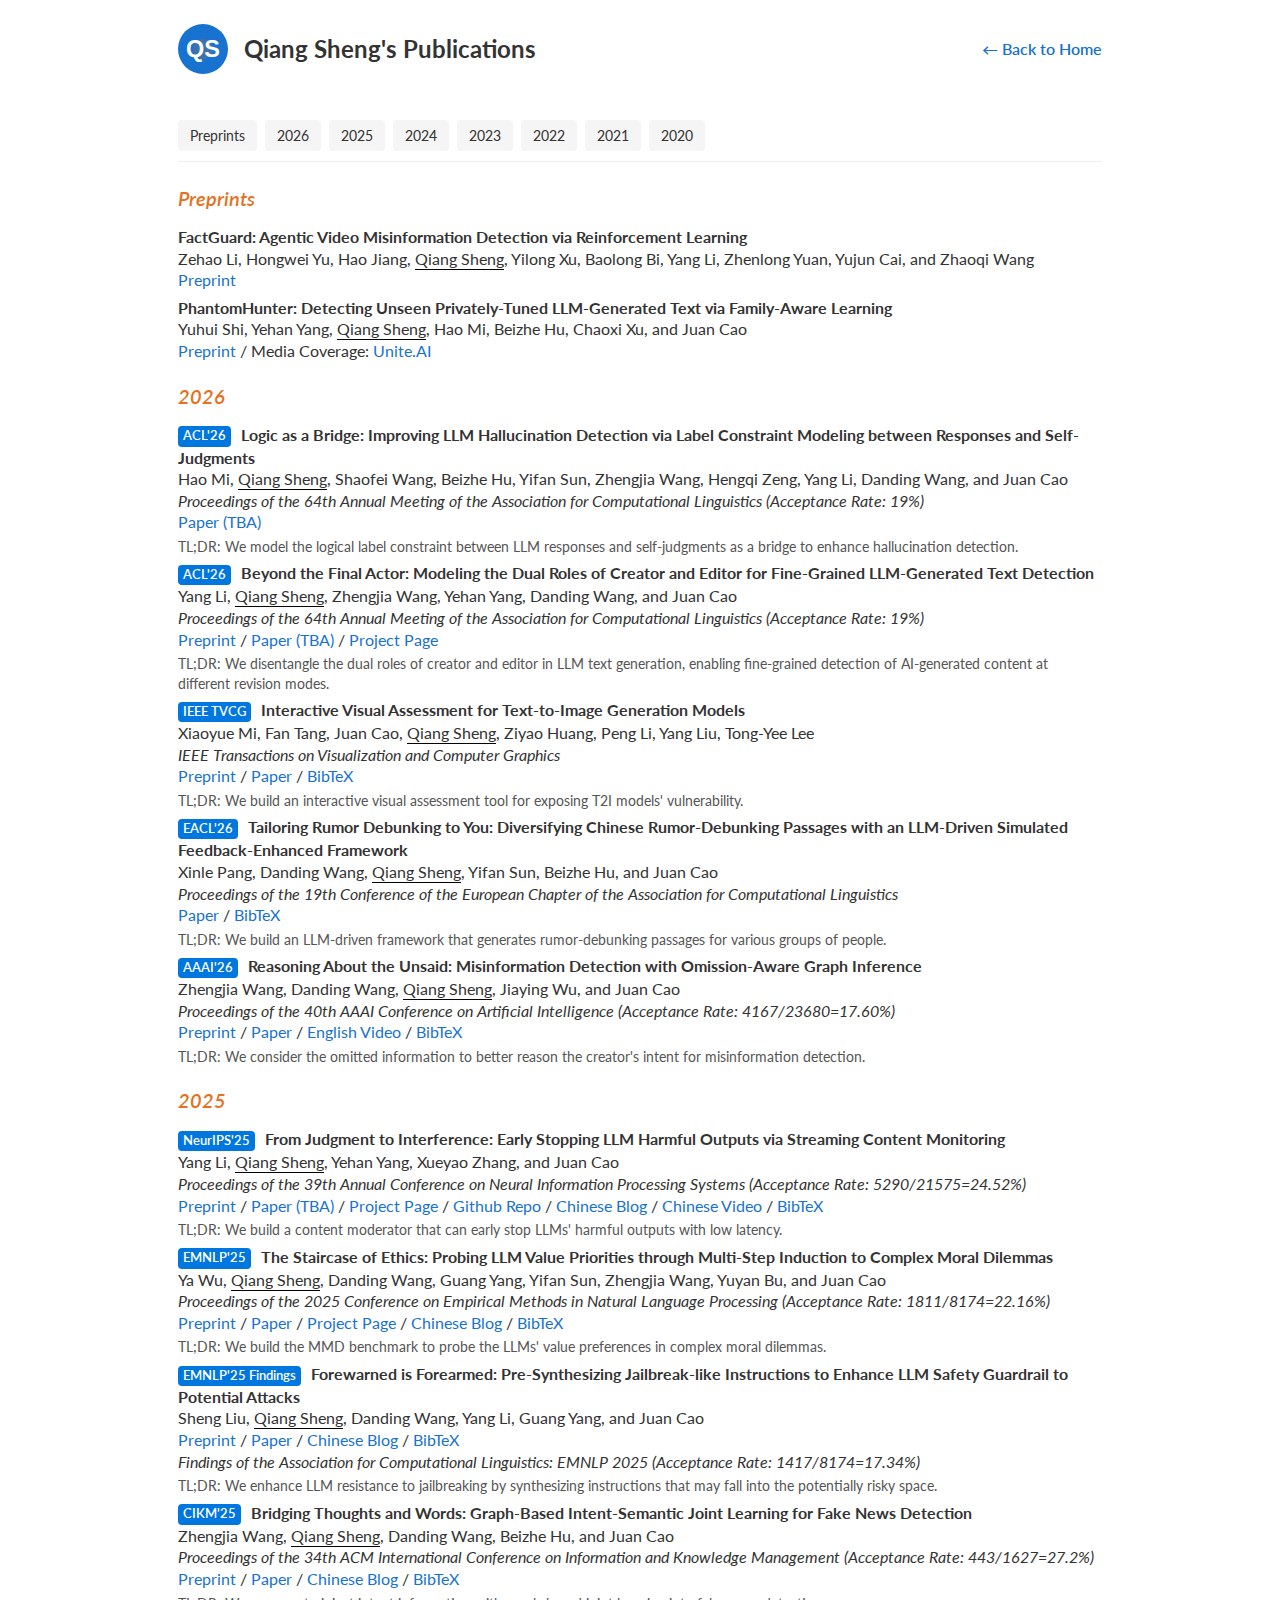
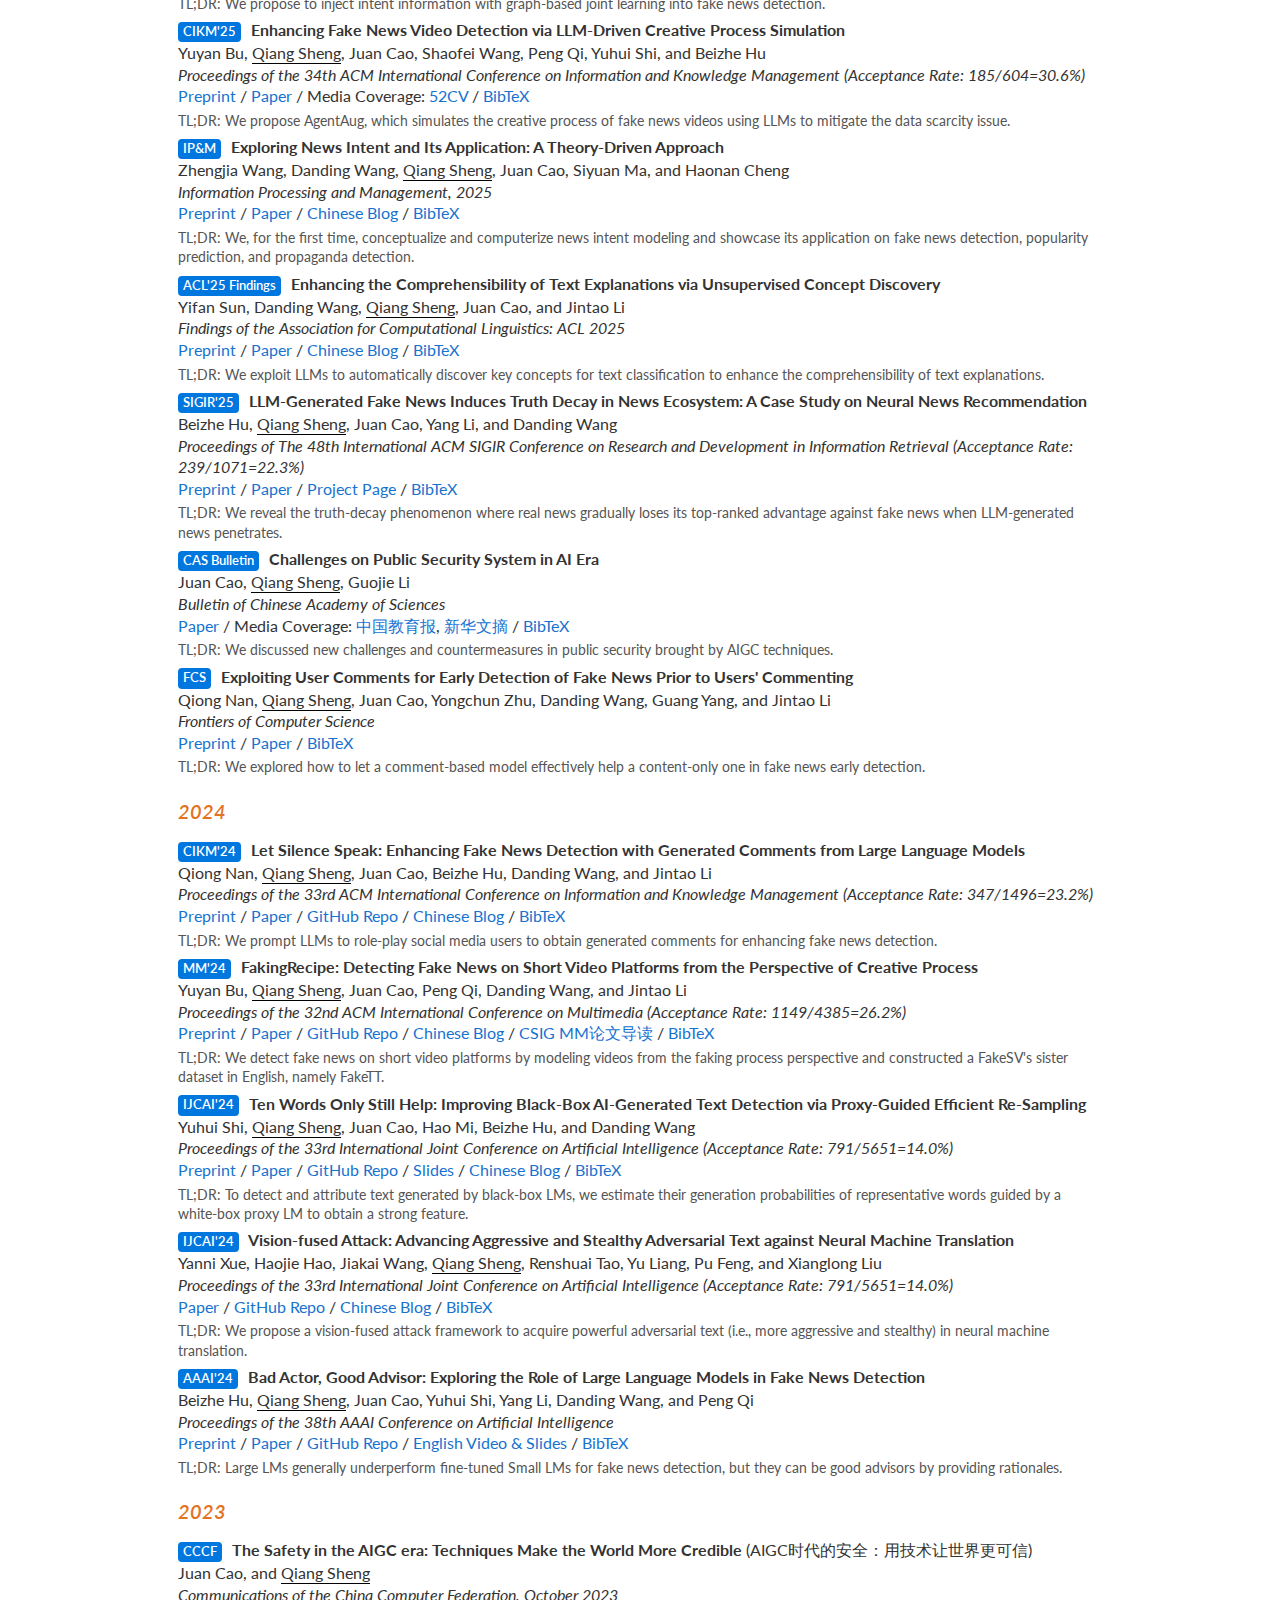
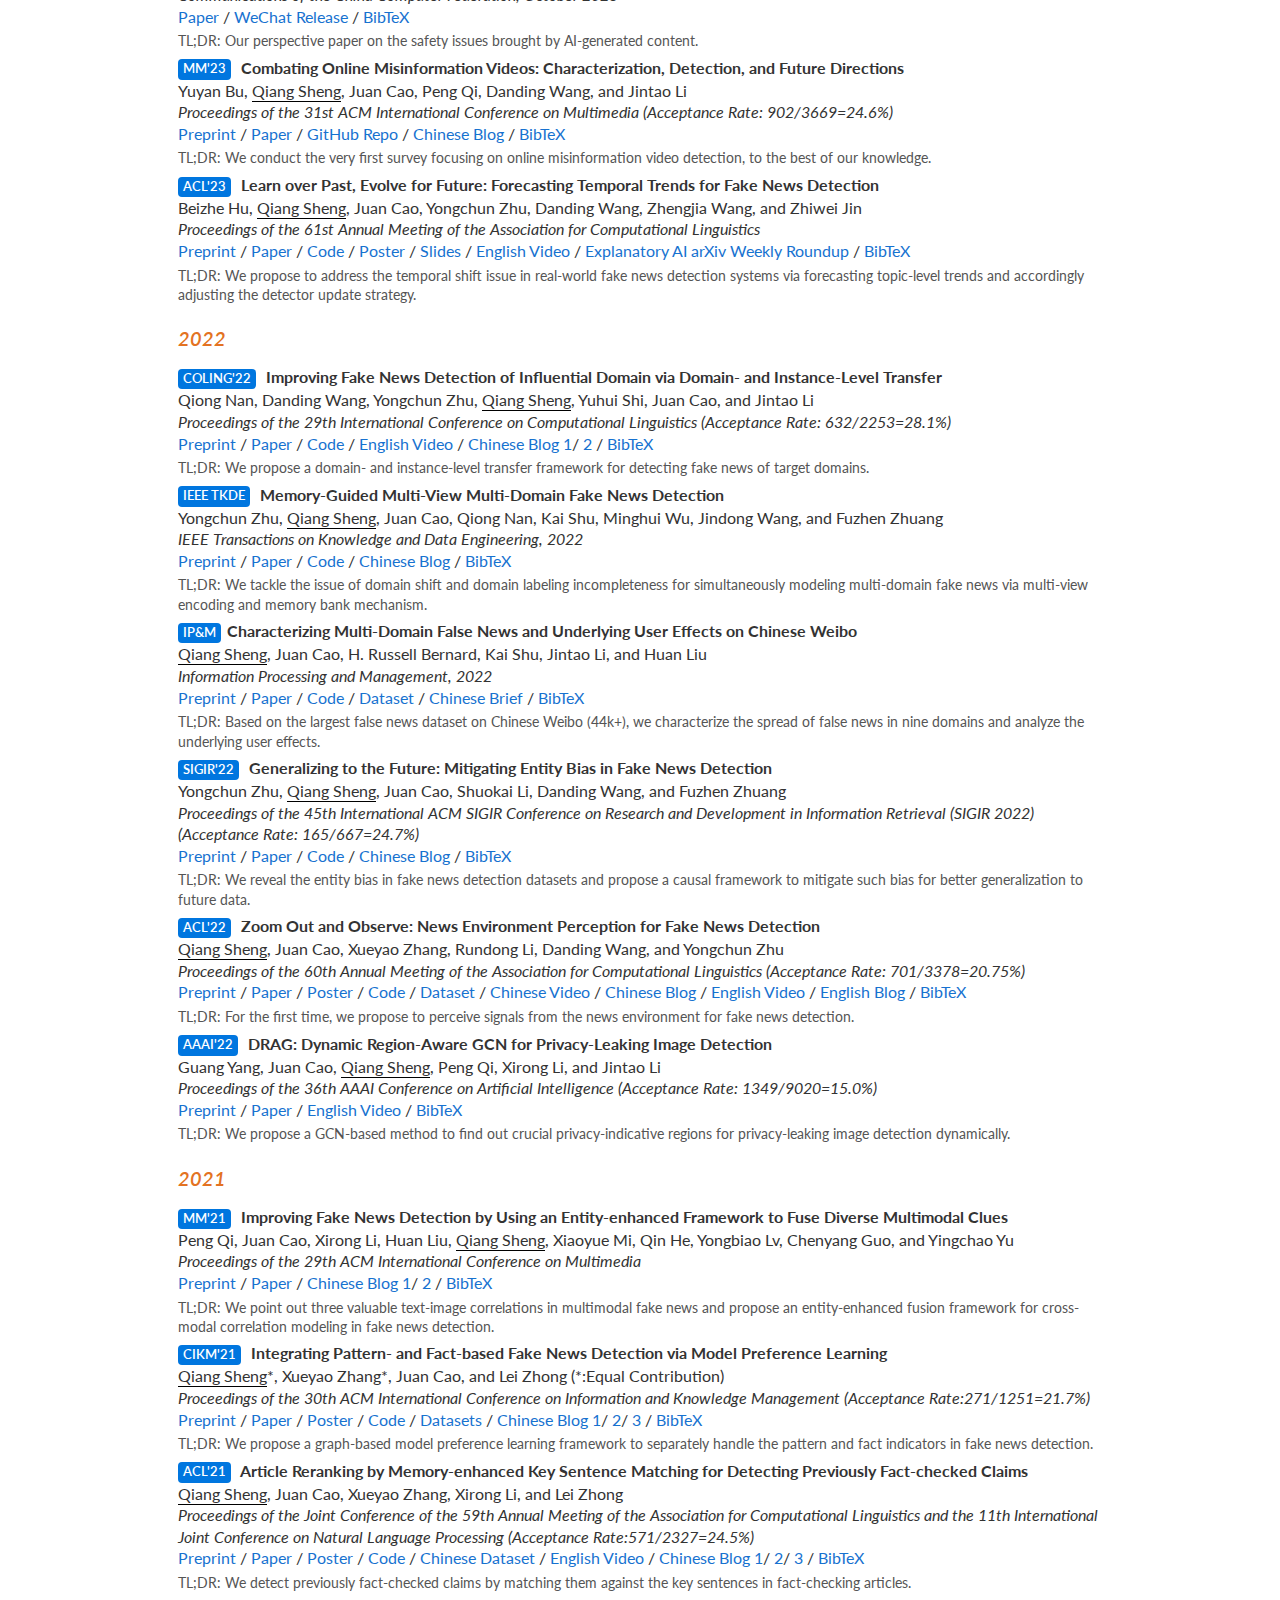
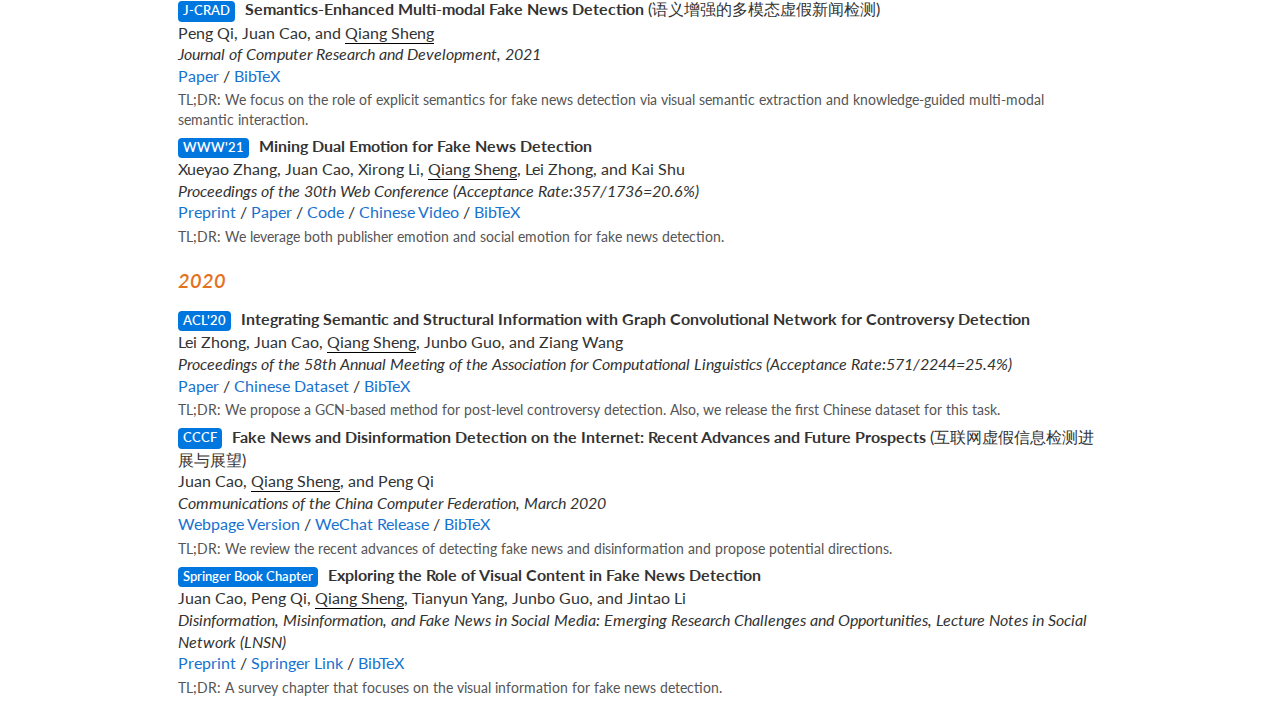
<file: publications.html>
<!DOCTYPE HTML>
<html lang="en">
<head>
  <meta charset="UTF-8">
  <meta name="viewport" content="width=device-width, initial-scale=1.0">
  <title>Publications - Qiang Sheng's Homepage</title>
  <link href='https://fonts.googleapis.com/css?family=Lato:400,700,400italic,700italic' rel='stylesheet' type='text/css'>
  <link rel="stylesheet" href="style.css">
  <link rel="icon" type="image/png" href="images/sq-icon.svg">
  <script async src="//busuanzi.ibruce.info/busuanzi/2.3/busuanzi.pure.mini.js"></script>

<script>
    const bibtexData = {"TVCG2026": "@article{mi2026interactive,\n  title={Interactive Visual Assessment for Text-to-Image Generation Models},\n  author={Mi, Xiaoyue and Tang, Fan and Cao, Juan and Sheng, Qiang and Huang, Ziyao and Li, Peng and Liu, Yang and Lee, Tong-Yee},\n  journal={IEEE Transactions on Visualization and Computer Graphics},\n  year={2026},\n  doi={10.1109/TVCG.2026.3658714},\n  publisher={IEEE}\n}", "EACL2026": "@inproceedings{pang2026tailoring,\n  title={Tailoring Rumor Debunking to You: Diversifying Chinese Rumor-Debunking Passages with an LLM-Driven Simulated Feedback-Enhanced Framework},\n  author={Pang, Xinle and Wang, Danding and Sheng, Qiang and Sun, Yifan and Hu, Beizhe and Cao, Juan},\n  booktitle={Proceedings of the 19th Conference of the European Chapter of the Association for Computational Linguistics},\n  year={2026},\n doi={10.18653/v1/2026.eacl-industry.45},\n pages={586--597},\n publisher={Association for Computational Linguistics}}", "AAAI2026": "@inproceedings{wang2026reasoning,\n  title={Reasoning About the Unsaid: Misinformation Detection with Omission-Aware Graph Inference},\n  author={Wang, Zhengjia and Wang, Danding and Sheng, Qiang and Wu, Jiaying and Cao, Juan},\n  booktitle={Proceedings of the 40th AAAI Conference on Artificial Intelligence},\n  year={2026},\n doi={10.1609/aaai.v40i2.37097},\n publisher={AAAI Press}}", "NeurIPS2025": "@inproceedings{li2025judgment,\n  title={From Judgment to Interference: Early Stopping LLM Harmful Outputs via Streaming Content Monitoring},\n  author={Li, Yang and Sheng, Qiang and Yang, Yehan and Zhang, Xueyao and Cao, Juan},\n  booktitle={Proceedings of the 39th Annual Conference on Neural Information Processing Systems},\n  year={2025},\n  doi={10.48550/arXiv.2506.09996}}", "EMNLP2025Main": "@inproceedings{wu2025staircase,\n  title={The Staircase of Ethics: Probing LLM Value Priorities through Multi-Step Induction to Complex Moral Dilemmas},\n  author={Wu, Ya and Sheng, Qiang and Wang, Danding and Yang, Guang and Sun, Yifan and Wang, Zhengjia and Bu, Yuyan and Cao, Juan},\n  booktitle={Proceedings of the 2025 Conference on Empirical Methods in Natural Language Processing},\n  year={2025},\n  doi={10.18653/v1/2025.emnlp-main.806},\n  pages={15950--15970}}", "EMNLP2025Findings": "@inproceedings{liu2025forewarned,\n  title={Forewarned is Forearmed: Pre-Synthesizing Jailbreak-like Instructions to Enhance LLM Safety Guardrail to Potential Attacks},\n  author={Liu, Sheng and Sheng, Qiang and Wang, Danding and Li, Yang and Yang, Guang and Cao, Juan},\n  booktitle={Findings of the Association for Computational Linguistics: EMNLP 2025},\n  year={2025},\n  doi={10.18653/v1/2025.findings-emnlp.266},\n pages={4957--4974}}", "CIKM2025full": "@inproceedings{wang2025bridging,\n  title={Bridging Thoughts and Words: Graph-Based Intent-Semantic Joint Learning for Fake News Detection},\n  author={Wang, Zhengjia and Sheng, Qiang and Wang, Danding and Hu, Beizhe and Cao, Juan},\n  booktitle={Proceedings of the 34th ACM International Conference on Information and Knowledge Management},\n  year={2025},\n  doi={10.1145/3746252.3761400},\n pages={3250--3260}},\n  publisher={Association for Computing Machinery}", "CIKM2025short": "@inproceedings{bu2025enhancing,\n  title={Enhancing Fake News Video Detection via LLM-Driven Creative Process Simulation},\n  author={Bu, Yuyan and Sheng, Qiang and Cao, Juan and Wang, Shaofei and Qi, Peng and Shi, Yuhui and Hu, Beizhe},\n  booktitle={Proceedings of the 34th ACM International Conference on Information and Knowledge Management},\n  year={2025},\n  doi={10.1145/3746252.3760933},\n pages={4618--4622},\n publisher={Association for Computing Machinery}}", "IPM2025": "@article{wang2025exploring,\n  title={Exploring News Intent and Its Application: A Theory-Driven Approach},\n  author={Wang, Zhengjia and Wang, Danding and Sheng, Qiang and Cao, Juan and Ma, Siyuan and Cheng, Haonan},\n  journal={Information Processing & Management},\n  year={2025},\n  volume={62},\n  number={6},\n  pages={104229},\n  doi={10.1016/j.ipm.2025.104229},\n publisher={Elsevier}}", "ACL2025Findings": "@inproceedings{sun2025enhancing,\n  title={Enhancing the Comprehensibility of Text Explanations via Unsupervised Concept Discovery},\n  author={Sun, Yifan and Wang, Danding and Sheng, Qiang and Cao, Juan and Li, Jintao},\n  booktitle={Findings of the Association for Computational Linguistics: ACL 2025},\n  year={2025},\n  pages={14695--14713},\n  doi={10.18653/v1/2025.findings-acl.758},\n publisher={Association for Computational Linguistics}\n}", "SIGIR2025": "@inproceedings{hu2025llm,\n  title={LLM-Generated Fake News Induces Truth Decay in News Ecosystem: A Case Study on Neural News Recommendation},\n  author={Hu, Beizhe and Sheng, Qiang and Cao, Juan and Li, Yang and Wang, Danding},\n  booktitle={Proceedings of The 48th International ACM SIGIR Conference on Research and Development in Information Retrieval},\n  year={2025},\n  doi={10.1145/3726302.3730027},\n pages={435--445},\n publisher={Association for Computing Machinery}\n}", "CASB2025": "@article{cao2025challenges,\n  title={Challenges on Public Security System in AI Era},\n  author={Cao, Juan and Sheng, Qiang and Li, Guojie},\n  journal={Bulletin of Chinese Academy of Sciences},\n  year={2025}\n}", "FCS2025": "@article{nan2025exploiting,\n  title={Exploiting User Comments for Early Detection of Fake News Prior to Users' Commenting},\n  author={Nan, Qiong and Sheng, Qiang and Cao, Juan and Zhu, Yongchun and Wang, Danding and Yang, Guang and Li, Jintao},\n  journal={Frontiers of Computer Science},\n  year={2025},\n  doi={10.1007/s11704-024-40674-6}\n}", "CIKM2024": "@inproceedings{nan2024let,\n  title={Let Silence Speak: Enhancing Fake News Detection with Generated Comments from Large Language Models},\n  author={Nan, Qiong and Sheng, Qiang and Cao, Juan and Hu, Beizhe and Wang, Danding and Li, Jintao},\n  booktitle={Proceedings of the 33rd ACM International Conference on Information and Knowledge Management},\n  year={2024},\n  pages={1732--1742},\n  doi={10.1145/3627673.3679519},\n publisher={Association for Computing Machinery}\n}", "MM2024": "@inproceedings{bu2024fakingrecipe,\n  title={FakingRecipe: Detecting Fake News on Short Video Platforms from the Perspective of Creative Process},\n  author={Bu, Yuyan and Sheng, Qiang and Cao, Juan and Qi, Peng and Wang, Danding and Li, Jintao},\n  booktitle={Proceedings of the 32nd ACM International Conference on Multimedia},\n  year={2024},\n  doi={10.1145/3664647.3680663},\n publisher={Association for Computing Machinery}\n}", "IJCAI2024-1": "@inproceedings{shi2024ten,\n  title={Ten Words Only Still Help: Improving Black-Box AI-Generated Text Detection via Proxy-Guided Efficient Re-Sampling},\n  author={Shi, Yuhui and Sheng, Qiang and Cao, Juan and Mi, Hao and Hu, Beizhe and Wang, Danding},\n  booktitle={Proceedings of the 33rd International Joint Conference on Artificial Intelligence},\n  year={2024},\n  pages={494--502},\n  doi={10.24963/ijcai.2024/55},\n  publisher={International Joint Conferences on Artificial Intelligence Organization}\n}", "IJCAI2024-2": "@inproceedings{xue2024vision,\n  title={Vision-fused Attack: Advancing Aggressive and Stealthy Adversarial Text against Neural Machine Translation},\n  author={Xue, Yanni and Hao, Haojie and Wang, Jiakai and Sheng, Qiang and Tao, Renshuai and Liang, Yu and Feng, Pu and Liu, Xianglong},\n  booktitle={Proceedings of the 33rd International Joint Conference on Artificial Intelligence},\n  year={2024},\n  pages={6606--6614},\n  doi={10.24963/ijcai.2024/730},\n publisher={International Joint Conferences on Artificial Intelligence Organization}\n}", "AAAI2024": "@inproceedings{hu2024bad,\n  title={Bad Actor, Good Advisor: Exploring the Role of Large Language Models in Fake News Detection},\n  author={Hu, Beizhe and Sheng, Qiang and Cao, Juan and Shi, Yuhui and Li, Yang and Wang, Danding and Qi, Peng},\n  booktitle={Proceedings of the 38th AAAI Conference on Artificial Intelligence},\n  year={2024},\n  pages={22105--22113},\n  doi={10.1609/aaai.v38i20.30214},\n publisher={AAAI Press}\n}", "CCCF2023": "@article{cao2023safety,\n  title={The Safety in the AIGC era: Techniques Make the World More Credible},\n  author={Cao, Juan and Sheng, Qiang},\n  journal={Communications of the China Computer Federation},\n  year={2023}\n}", "MM2023": "@inproceedings{bu2023combating,\n  title={Combating Online Misinformation Videos: Characterization, Detection, and Future Directions},\n  author={Bu, Yuyan and Sheng, Qiang and Cao, Juan and Qi, Peng and Wang, Danding and Li, Jintao},\n  booktitle={Proceedings of the 31st ACM International Conference on Multimedia},\n  year={2023},\n  pages={8770--8780},\n  doi={10.1145/3581783.3612426},\n publisher={Association for Computing Machinery}\n}", "ACL2023": "@inproceedings{hu2023learn,\n    title = {Learn over Past, Evolve for Future: Forecasting Temporal Trends for Fake News Detection},\n    author = {Hu, Beizhe  and  Sheng, Qiang  and  Cao, Juan  and  Zhu, Yongchun  and  Wang, Danding  and  Wang, Zhengjia  and  Jin, Zhiwei},\n    booktitle = {Proceedings of the 61st Annual Meeting of the Association for Computational Linguistics (Volume 5: Industry Track)},\n    year = {2023},\n    publisher = {Association for Computational Linguistics},\n    doi = {10.18653/v1/2023.acl-industry.13},\n    pages = {116--125}\n}", "COLING2022": "@inproceedings{nan2022improving,\n    title = {Improving Fake News Detection of Influential Domain via Domain- and Instance-Level Transfer},\n    author = {Nan, Qiong  and  Wang, Danding  and  Zhu, Yongchun  and  Sheng, Qiang  and  Shi, Yuhui  and  Cao, Juan  and  Li, Jintao},\n    booktitle = {Proceedings of the 29th International Conference on Computational Linguistics},\n    year = {2022},\n    publisher = {International Committee on Computational Linguistics},\n    url = {https://aclanthology.org/2022.coling-1.250},\n    pages = {2834--2848}\n}", "TKDE2022": "@article{zhu2022memory,\n  title={Memory-Guided Multi-View Multi-Domain Fake News Detection},\n  author={Zhu, Yongchun and Sheng, Qiang and Cao, Juan and Nan, Qiong and Shu, Kai and Wu, Minghui and Wang, Jindong and Zhuang, Fuzhen},\n  journal={IEEE Transactions on Knowledge and Data Engineering},\n  volume={35},\n  number={7},\n  pages={7178--7191},\n  year={2022},\n  publisher={IEEE},\n doi={10.1109/TKDE.2022.3185151}\n}", "IPM2022": "@article{sheng2022characterizing,\n  title={Characterizing multi-domain false news and underlying user effects on Chinese Weibo},\n  author={Sheng, Qiang and Cao, Juan and Bernard, H Russell and Shu, Kai and Li, Jintao and Liu, Huan},\n  journal={Information Processing \\& Management},\n  volume={59},\n  number={4},\n  pages={102959},\n  year={2022},\n  publisher={Elsevier},\n doi={10.1016/j.ipm.2022.102959}\n}", "SIGIR2022": "@inproceedings{zhu2022generalizing,\n  title={Generalizing to the Future: Mitigating Entity Bias in Fake News Detection},\n  author={Zhu, Yongchun and Sheng, Qiang and Cao, Juan and Li, Shuokai and Wang, Danding and Zhuang, Fuzhen},\n  booktitle={Proceedings of the 45th International ACM SIGIR Conference on Research and Development in Information Retrieval},\n  pages={2120--2125},\n  year={2022},\n doi={10.1145/3477495.3531816},\n publisher={Association for Computing Machinery}\n}", "ACL2022": "@inproceedings{sheng-etal-2022-zoom,\n    title = {Zoom Out and Observe: News Environment Perception for Fake News Detection},\n    author = {Sheng, Qiang  and  Cao, Juan  and  Zhang, Xueyao  and  Li, Rundong  and  Wang, Danding  and  Zhu, Yongchun},\n    booktitle = {Proceedings of the 60th Annual Meeting of the Association for Computational Linguistics (Volume 1: Long Papers)},\n    year = {2022},\n    publisher = {Association for Computational Linguistics},\n  doi = {10.18653/v1/2022.acl-long.311},\n    pages = {4543--4556}\n}", "AAAI2022": "@inproceedings{yang2022drag,\n  title={DRAG: Dynamic Region-Aware GCN for Privacy-Leaking Image Detection},\n  author={Yang, Guang and Cao, Juan and Sheng, Qiang and Qi, Peng and Li, Xirong and Li, Jintao},\n  booktitle={Proceedings of the 36th AAAI Conference on Artificial Intelligence},\n  volume={36},\n  number={11},\n  pages={12217--12225},\n  year={2022},\n doi={10.1609/aaai.v36i11.21482}\n, publisher={AAAI Press}}", "MM2021": "@inproceedings{qi2021improving,\n  title={Improving Fake News Detection by Using an Entity-enhanced Framework to Fuse Diverse Multimodal Clues},\n  author={Qi, Peng and Cao, Juan and Li, Xirong and Liu, Huan and Sheng, Qiang and Mi, Xiaoyue and He, Qin and Lv, Yongbiao and Guo, Chenyang and Yu, Yingchao},\n  booktitle={Proceedings of the 29th ACM International Conference on Multimedia},\n  pages={1212--1220},\n  year={2021},\n doi={10.1145/3474085.3481548},\n publisher={Association for Computing Machinery}\n}", "CIKM2021": "@inproceedings{sheng2021integrating,\n  title={Integrating Pattern-and Fact-based Fake News Detection via Model Preference Learning},\n  author={Sheng, Qiang and Zhang, Xueyao and Cao, Juan and Zhong, Lei},\n  booktitle={Proceedings of the 30th ACM International Conference on Information and Knowledge Management},\n  pages={1640--1650},\n  year={2021},\n doi={10.1145/3459637.3482440},\n publisher={Association for Computing Machinery}\n}", "ACL2021": "@inproceedings{sheng2021article,\n    title = {Article Reranking by Memory-Enhanced Key Sentence Matching for Detecting Previously Fact-Checked Claims},\n    author = {Sheng, Qiang  and  Cao, Juan  and  Zhang, Xueyao  and  Li, Xirong  and  Zhong, Lei},\n    booktitle = {Proceedings of the 59th Annual Meeting of the Association for Computational Linguistics and the 11th International Joint Conference on Natural Language Processing (Volume 1: Long Papers)},\n    year = {2021},\n    publisher = {Association for Computational Linguistics},\n    url = {https://aclanthology.org/2021.acl-long.425},\n    doi = {10.18653/v1/2021.acl-long.425},\n    pages = {5482--5495}}", "JCRAD2021": "@article{qi2021semantics,\n  title={Semantics-Enhanced Multi-modal Fake News Detection},\n  author={Qi, Peng and Cao, Juan and Sheng, Qiang},\n  journal={Journal of Computer Research and Development},\n  volume={58},\n  number={7},\n  pages={1456--1465},\n  year={2021},\n doi={10.7544/issn1000-1239.2021.20200804}}", "WWW2021": "@inproceedings{zhang2021mining,\n  title={Mining dual emotion for fake news detection},\n  author={Zhang, Xueyao and Cao, Juan and Li, Xirong and Sheng, Qiang and Zhong, Lei and Shu, Kai},\n  booktitle={Proceedings of the Web Conference 2021},\n  pages={3465--3476},\n  year={2021},\n doi={10.1145/3442381.3450004},\n publisher={Association for Computing Machinery}\n}", "ACL2020": "@inproceedings{zhong-etal-2020-integrating,\n    title = {Integrating Semantic and Structural Information with Graph Convolutional Network for Controversy Detection},\n    author = {Zhong, Lei  and  Cao, Juan  and  Sheng, Qiang  and  Guo, Junbo  and  Wang, Ziang},\n    booktitle = {Proceedings of the 58th Annual Meeting of the Association for Computational Linguistics},\n    year = {2020},\n    publisher = {Association for Computational Linguistics},\n doi = {10.18653/v1/2020.acl-main.49},\n    pages = {515--526}}", "CCCF2020": "@article{cao2020fake,\n  title={Fake News and Disinformation Detection on the Internet: Recent Advances and Future Prospects},\n  author={Cao, Juan and Sheng, Qiang and Qi, Peng},\n  journal={Communications of the China Computer Federation},\n  year={2020}}", "Springer2020": "@incollection{cao2020exploring,\n  title={Exploring the Role of Visual Content in Fake News Detection},\n  author={Cao, Juan and Qi, Peng and Sheng, Qiang and Yang, Tianyun and Guo, Junbo and Li, Jintao},\n  booktitle={Disinformation, misinformation, and fake news in social media},\n  pages={141--161},\n  year={2020},\n  publisher={Springer},\n doi={10.1007/978-3-030-42699-6_8}}"};

    function copyBibtex(paperId) {
        const bibtex = bibtexData[paperId];
        if (bibtex) {
            navigator.clipboard.writeText(bibtex).then(() => {
                showNotification("BibTeX copied to clipboard!");
            }).catch(err => {
                console.error('Failed to copy: ', err);
                alert("Failed to copy BibTeX.");
            });
        } else {
            alert("BibTeX not found for this paper.");
        }
    }

    function showNotification(message) {
        let notification = document.createElement('div');
        notification.innerText = message;
        notification.style.position = 'fixed';
        notification.style.bottom = '20px';
        notification.style.right = '20px';
        notification.style.backgroundColor = '#333';
        notification.style.color = '#fff';
        notification.style.padding = '10px 20px';
        notification.style.borderRadius = '5px';
        notification.style.zIndex = '1000';
        notification.style.opacity = '0';
        notification.style.transition = 'opacity 0.5s';
        document.body.appendChild(notification);

        // Fade in
        setTimeout(() => { notification.style.opacity = '1'; }, 10);

        // Fade out and remove
        setTimeout(() => {
            notification.style.opacity = '0';
            setTimeout(() => { document.body.removeChild(notification); }, 500);
        }, 2000);
    }
</script>

</head>

<body>
  <div class="container">

    <header class="intro-section" style="padding: 24px 0; justify-content: space-between;">
         <div style="display: flex; align-items: center; gap: 16px;">
             <a href="index.html" style="display: block; width: 50px; height: 50px;">
                 <img src="images/sq-icon.svg" alt="SQ Icon" style="width: 100%; height: 100%;">
             </a>
             <h1 class="name" style="font-size: 1.5rem; margin: 0;">Qiang Sheng's Publications</h1>
         </div>
         <a href="index.html" class="back-link" style="font-weight: 600;">&larr; Back to Home</a>
    </header>
    
    <main>
      <section id="publications">
         <nav class="year-nav" style="display: flex; flex-wrap: wrap; gap: 8px; margin-bottom: 20px; padding: 10px 0; border-bottom: 1px solid #eee;">
             <a href="#preprints" style="padding: 4px 12px; background: #f5f5f5; border-radius: 4px; text-decoration: none; color: #333; font-size: 0.9em;">Preprints</a>
             <a href="#year2026" style="padding: 4px 12px; background: #f5f5f5; border-radius: 4px; text-decoration: none; color: #333; font-size: 0.9em;">2026</a>
             <a href="#year2025" style="padding: 4px 12px; background: #f5f5f5; border-radius: 4px; text-decoration: none; color: #333; font-size: 0.9em;">2025</a>
             <a href="#year2024" style="padding: 4px 12px; background: #f5f5f5; border-radius: 4px; text-decoration: none; color: #333; font-size: 0.9em;">2024</a>
             <a href="#year2023" style="padding: 4px 12px; background: #f5f5f5; border-radius: 4px; text-decoration: none; color: #333; font-size: 0.9em;">2023</a>
             <a href="#year2022" style="padding: 4px 12px; background: #f5f5f5; border-radius: 4px; text-decoration: none; color: #333; font-size: 0.9em;">2022</a>
             <a href="#year2021" style="padding: 4px 12px; background: #f5f5f5; border-radius: 4px; text-decoration: none; color: #333; font-size: 0.9em;">2021</a>
             <a href="#year2020" style="padding: 4px 12px; background: #f5f5f5; border-radius: 4px; text-decoration: none; color: #333; font-size: 0.9em;">2020</a>
         </nav>
          <h3 class="subheading" id="preprints">Preprints</h3>
          <div class="publication-item"><div class="pub-content">
                <b>FactGuard: Agentic Video Misinformation Detection via Reinforcement Learning</b>
                <br>
                <a class="black" href="https://alphagolzh.github.io/">Zehao Li</a>, <a class="black" href="#">Hongwei Yu</a>, <a class="black" href="#">Hao Jiang</a>, <span class="underline">Qiang Sheng</span>, <a class="black" href="#">Yilong Xu</a>, <a class="black" href="#">Baolong Bi</a>, <a class="black" href="https://liesy.github.io/">Yang Li</a>, <a class="black" href="https://zhenlongyuan.github.io/">Zhenlong Yuan</a>, <a class="black" href="https://vanoracai.github.io/">Yujun Cai</a>, and <a class="black" href="#">Zhaoqi Wang</a>
                <br>
                <a href="https://arxiv.org/abs/2602.22963">Preprint</a>
            </div></div>
          <div class="publication-item"><div class="pub-content">
                <b>PhantomHunter: Detecting Unseen Privately-Tuned LLM-Generated Text via Family-Aware Learning</b>
                <br>
                <a class="black" href="https://scholar.google.com/citations?user=xAw_fukAAAAJ">Yuhui Shi</a>, <a class="black" href="http://undground.fun">Yehan Yang</a>, <span class="underline">Qiang Sheng</span>, <a class="black" href="https://scholar.google.com/citations?user=RxULDkAAAAAJ">Hao Mi</a>, <a class="black" href="https://beanandrew.github.io/">Beizhe Hu</a>, <a class="black" href="https://scholar.google.com/citations?user=0z9o2CIAAAAJ">Chaoxi Xu</a>, and <a class="black" href="https://scholar.google.com/citations?user=fSBdNg0AAAAJ">Juan Cao</a>
                <br>
                <a href="https://arxiv.org/abs/2506.15683">Preprint</a> / 
                Media Coverage: <a href="https://www.unite.ai/personalized-language-models-are-easy-to-make-and-harder-to-detect/">Unite.AI</a>
            </div></div>
          <h3 class="subheading" id="year2026">2026</h3>
          <div class="publication-item"><div class="pub-content">
                <papertitle id="ACL2026a"> <span class="tag">ACL'26</span> Logic as a Bridge: Improving LLM Hallucination Detection via Label Constraint Modeling between Responses and Self-Judgments</papertitle>
                <br>
                <a class="black" href="https://scholar.google.com/citations?user=RxULDkAAAAAJ">Hao Mi</a>, <span class="underline">Qiang Sheng</span>, <a class="black" href="#">Shaofei Wang</a>, <a class="black" href="https://beanandrew.github.io/">Beizhe Hu</a>, <a class="black" href="https://scholar.google.com/citations?user=sv7uxi4AAAAJ">Yifan Sun</a>, <a class="black" href="https://zhengjiawa.github.io/">Zhengjia Wang</a>, <a class="black" href="#">Hengqi Zeng</a>, <a class="black" href="https://liesy.github.io/">Yang Li</a>, <a class="black" href="https://scholar.google.com/citations?user=hGZwK0cAAAAJ">Danding Wang</a>, and <a class="black" href="https://scholar.google.com/citations?user=fSBdNg0AAAAJ">Juan Cao</a>
                <br>
                <i>Proceedings of the 64th Annual Meeting of the Association for Computational Linguistics (Acceptance Rate: 19%)</i>
                <br>
                <a href="#">Paper (TBA)</a>
                <br>
                <span class="tldr">TL;DR: We model the logical label constraint between LLM responses and self-judgments as a bridge to enhance hallucination detection.</span>
            </div></div>
          <div class="publication-item"><div class="pub-content">
                <papertitle id="ACL2026b"> <span class="tag">ACL'26</span> Beyond the Final Actor: Modeling the Dual Roles of Creator and Editor for Fine-Grained LLM-Generated Text Detection</papertitle>
                <br>
                <a class="black" href="https://liesy.github.io/">Yang Li</a>, <span class="underline">Qiang Sheng</span>, <a class="black" href="https://zhengjiawa.github.io/">Zhengjia Wang</a>, <a class="black" href="http://undground.fun">Yehan Yang</a>, <a class="black" href="https://scholar.google.com/citations?user=hGZwK0cAAAAJ">Danding Wang</a>, and <a class="black" href="https://scholar.google.com/citations?user=fSBdNg0AAAAJ">Juan Cao</a>
                <br>
                <i>Proceedings of the 64th Annual Meeting of the Association for Computational Linguistics (Acceptance Rate: 19%)</i>
                <br>
                <a href="https://arxiv.org/abs/2604.04932">Preprint</a> / <a href="#">Paper (TBA)</a> / <a href="http://race.yang-li.cn/">Project Page</a>
                <br>
                <span class="tldr">TL;DR: We disentangle the dual roles of creator and editor in LLM text generation, enabling fine-grained detection of AI-generated content at different revision modes.</span>
            </div></div>
          <div class="publication-item"><div class="pub-content">
                <papertitle id="TVCG2026"> <span class="tag">IEEE TVCG</span> Interactive Visual Assessment for Text-to-Image Generation Models</papertitle>
                <br>
                <a class="black" href="https://scholar.google.com/citations?user=9eDMXxMAAAAJ">Xiaoyue Mi</a>,  <a class="black" href="https://scholar.google.com/citations?user=PdKElfwAAAAJ">Fan Tang</a>, <a class="black" href="https://scholar.google.com/citations?user=fSBdNg0AAAAJ">Juan Cao</a>, <span class="underline">Qiang Sheng</span>, <a class="black" href="https://scholar.google.com/citations?user=nijlf5YAAAAJ">Ziyao Huang</a>, <a class="black" href="https://scholar.google.com/citations?user=hgYzkOQAAAAJ">Peng Li</a>, <a class="black" href="https://scholar.google.com/citations?user=lVhoKNcAAAAJ">Yang Liu</a>, <a class="black" href="https://scholar.google.com/citations?user=V3PTB98AAAAJ">Tong-Yee Lee</a>
                <br>
                <i>IEEE Transactions on Visualization and Computer Graphics</i>
                <br>
                <a href="https://arxiv.org/pdf/2411.15509">Preprint</a>
             / <a href="https://doi.org/10.1109/TVCG.2026.3658714">Paper</a>
             / <a href="javascript:void(0)" onclick="copyBibtex('TVCG2026')">BibTeX</a>
            <br>
            <span class="tldr">TL;DR: We build an interactive visual assessment tool for exposing T2I models' vulnerability.</span>
            </div></div>
          <div class="publication-item"><div class="pub-content">
                <papertitle id="EACL2026"> <span class="tag">EACL'26</span> Tailoring Rumor Debunking to You: Diversifying Chinese Rumor-Debunking Passages with an LLM-Driven Simulated Feedback-Enhanced Framework</papertitle>
                <br>
                <a class="black" href="#">Xinle Pang</a>, <a class="black" href="https://scholar.google.com/citations?user=hGZwK0cAAAAJ">Danding Wang</a>, <span class="underline">Qiang Sheng</span>, <a class="black" href="https://scholar.google.com/citations?user=sv7uxi4AAAAJ">Yifan Sun</a>, <a class="black" href="https://beanandrew.github.io/">Beizhe Hu</a>, and <a class="black" href="https://scholar.google.com/citations?user=fSBdNg0AAAAJ">Juan Cao</a>
                <br>
                <i>Proceedings of the 19th Conference of the European Chapter of the Association for Computational Linguistics</i>
                <br>
                <a href="https://aclanthology.org/2026.eacl-industry.45.pdf">Paper</a> / <a href="javascript:void(0)" onclick="copyBibtex('EACL2026')">BibTeX</a>
                <br>
                <span class="tldr">TL;DR: We build an LLM-driven framework that generates rumor-debunking passages for various groups of people.</span>
            </div></div>
          <div class="publication-item"><div class="pub-content">
                <papertitle id="AAAI2026"> <span class="tag">AAAI'26</span> Reasoning About the Unsaid: Misinformation Detection with Omission-Aware Graph Inference</papertitle>
                <br>
                <a class="black" href="https://zhengjiawa.github.io/">Zhengjia Wang</a>, <a class="black" href="https://scholar.google.com/citations?user=hGZwK0cAAAAJ">Danding Wang</a>, <span class="underline">Qiang Sheng</span>, <a class="black" href="https://jiayingwu19.github.io/">Jiaying Wu</a>, and <a class="black" href="https://scholar.google.com/citations?user=fSBdNg0AAAAJ">Juan Cao</a>
                <br>
                <i>Proceedings of the 40th AAAI Conference on Artificial Intelligence (Acceptance Rate: 4167/23680=17.60%)</i>
                <br>
                <a href="https://arxiv.org/abs/2512.01728">Preprint</a> / <a href="https://ojs.aaai.org/index.php/AAAI/article/view/37097">Paper</a> / <a href="https://underline.io/lecture/139253-reasoning-about-the-unsaid-misinformation-detection-with-omission-aware-graph-inference">English Video</a> / <a href="javascript:void(0)" onclick="copyBibtex('AAAI2026')">BibTeX</a>
                <br>
                <span class="tldr">TL;DR: We consider the omitted information to better reason the creator's intent for misinformation detection.</span>
            </div></div>
          <h3 class="subheading" id="year2025">2025</h3>
          <div class="publication-item"><div class="pub-content">
                <papertitle id="NeurIPS2025"> <span class="tag">NeurIPS'25</span> From Judgment to Interference: Early Stopping LLM Harmful Outputs via Streaming Content Monitoring</papertitle>
                <br>
                <a class="black" href="https://liesy.github.io/">Yang Li</a>, <span class="underline">Qiang Sheng</span>, <a class="black" href="http://undground.fun">Yehan Yang</a>, <a class="black" href="https://www.zhangxueyao.com/">Xueyao Zhang</a>, and <a class="black" href="https://scholar.google.com/citations?user=fSBdNg0AAAAJ">Juan Cao</a>
                <br>
                <i>Proceedings of the 39th Annual Conference on Neural Information Processing Systems (Acceptance Rate: 5290/21575=24.52%)</i>
                <br>
                <a href="https://arxiv.org/abs/2506.09996">Preprint</a> / 
                <a href="#">Paper (TBA)</a> / 
                <a href="https://liesy.github.io/SCM/">Project Page</a> / 
                <a href="https://github.com/ICTMCG/SCM">Github Repo</a> / 
                <a href="https://mp.weixin.qq.com/s/rHu1SeQmwBcVbB34MAHD7w">Chinese Blog</a> / 
                <a href="https://www.bilibili.com/video/BV1NYUqBKEcX/">Chinese Video</a> / <a href="javascript:void(0)" onclick="copyBibtex('NeurIPS2025')">BibTeX</a>
                <br>
                <span class="tldr">TL;DR: We build a content moderator that can early stop LLMs' harmful outputs with low latency. </span>
            </div></div>
          <div class="publication-item"><div class="pub-content">
                <papertitle id="EMNLP2025Main"> <span class="tag">EMNLP'25</span> The Staircase of Ethics: Probing LLM Value Priorities through Multi-Step Induction to Complex Moral Dilemmas</papertitle>
                <br>
                <a class="black" href="https://scholar.google.com/citations?user=aaz-LdwAAAAJ">Ya Wu</a>, <span class="underline">Qiang Sheng</span>, <a class="black" href="https://scholar.google.com/citations?user=hGZwK0cAAAAJ">Danding Wang</a>, <a class="black" href="https://scholar.google.com/citations?user=DKCzZXsAAAAJ">Guang Yang</a>, <a class="black" href="https://scholar.google.com/citations?user=sv7uxi4AAAAJ">Yifan Sun</a>, <a class="black" href="https://zhengjiawa.github.io/">Zhengjia Wang</a>, <a class="black" href="https://scholar.google.com/citations?user=i9SLGsEAAAAJ">Yuyan Bu</a>, and <a class="black" href="https://scholar.google.com/citations?user=fSBdNg0AAAAJ">Juan Cao</a>
                <br>
                <i>Proceedings of the 2025 Conference on Empirical Methods in Natural Language Processing (Acceptance Rate: 1811/8174=22.16%)</i>
                <br>
                <a href="https://arxiv.org/abs/2505.18154">Preprint</a> / 
                <a href="https://aclanthology.org/2025.emnlp-main.806/">Paper</a> /
                <a href="https://isir-wuya.github.io/Multi-step-Moral-Dilemmas/">Project Page</a> / 
                <a href="https://mp.weixin.qq.com/s/923kvfRuptKkhBmB6FFJ9w">Chinese Blog</a> / <a href="javascript:void(0)" onclick="copyBibtex('EMNLP2025Main')">BibTeX</a> 
                <br> 
                <span class="tldr">TL;DR: We build the MMD benchmark to probe the LLMs' value preferences in complex moral dilemmas. </span>
            </div></div>
          <div class="publication-item"><div class="pub-content">
                <papertitle id="EMNLP2025Findings"> <span class="tag">EMNLP'25 Findings</span> Forewarned is Forearmed: Pre-Synthesizing Jailbreak-like Instructions to Enhance LLM Safety Guardrail to Potential Attacks</papertitle>
                <br>
                <a class="black" href="https://scholar.google.com/citations?user=c00aVP0AAAAJ">Sheng Liu</a>, <span class="underline">Qiang Sheng</span>, <a class="black" href="https://scholar.google.com/citations?user=hGZwK0cAAAAJ">Danding Wang</a>,  <a class="black" href="https://liesy.github.io/">Yang Li</a>, <a class="black" href="https://scholar.google.com/citations?user=DKCzZXsAAAAJ">Guang Yang</a>, and <a class="black" href="https://scholar.google.com/citations?user=fSBdNg0AAAAJ">Juan Cao</a>
                <br>
                <a href="https://arxiv.org/abs/2508.20038">Preprint</a> / 
                <a href="https://aclanthology.org/2025.findings-emnlp.266">Paper</a> / 
                <a href="https://mp.weixin.qq.com/s/j2pIJTCRtPIkg7ewPx3W_A">Chinese Blog</a> / <a href="javascript:void(0)" onclick="copyBibtex('EMNLP2025Findings')">BibTeX</a> 
                <br>
                <i>Findings of the Association for Computational Linguistics: EMNLP 2025 (Acceptance Rate: 1417/8174=17.34%) </i>
                <br>
                <span class="tldr">TL;DR: We enhance LLM resistance to jailbreaking by synthesizing instructions that may fall into the potentially risky space.</span>
            </div></div>
          <div class="publication-item"><div class="pub-content">
                <papertitle id="CIKM2025full"> <span class="tag">CIKM'25</span> Bridging Thoughts and Words: Graph-Based Intent-Semantic Joint Learning for Fake News Detection</papertitle>
                <br>
                <a class="black" href="https://zhengjiawa.github.io/">Zhengjia Wang</a>, <span class="underline">Qiang Sheng</span>, <a class="black" href="https://scholar.google.com/citations?user=hGZwK0cAAAAJ">Danding Wang</a>, <a class="black" href="https://beanandrew.github.io/">Beizhe Hu</a>, and <a class="black" href="https://scholar.google.com/citations?user=fSBdNg0AAAAJ">Juan Cao</a>
                <br>
                <i>Proceedings of the 34th ACM International Conference on Information and Knowledge Management (Acceptance Rate: 443/1627=27.2%)</i>
                <br>
                <a href="https://arxiv.org/abs/2509.01660">Preprint</a> / 
                <a href="https://doi.org/10.1145/3746252.3761400">Paper</a> / 
                <a href="https://mp.weixin.qq.com/s/N4veR9fy1rhHtrormOVfYg">Chinese Blog</a> / <a href="javascript:void(0)" onclick="copyBibtex('CIKM2025full')">BibTeX</a>
                <br>
                <span class="tldr">TL;DR: We propose to inject intent information with graph-based joint learning into fake news detection. </span>
            </div></div>
          <div class="publication-item"><div class="pub-content">
                <papertitle id="CIKM2025short"> <span class="tag">CIKM'25</span>  Enhancing Fake News Video Detection via LLM-Driven Creative Process Simulation</papertitle>
                <br>
                <a class="black" href="https://scholar.google.com/citations?user=i9SLGsEAAAAJ">Yuyan Bu</a>, <span class="underline">Qiang Sheng</span>, <a class="black" href="https://scholar.google.com/citations?user=fSBdNg0AAAAJ">Juan Cao</a>, <a class="black" href="#">Shaofei Wang</a>, <a class="black" href="https://pengqi.website/">Peng Qi</a>, <a class="black" href="https://scholar.google.com/citations?user=xAw_fukAAAAJ">Yuhui Shi</a>, and <a class="black" href="https://beanandrew.github.io/">Beizhe Hu</a>
                <br>
                <i>Proceedings of the 34th ACM International Conference on Information and Knowledge Management (Acceptance Rate: 185/604=30.6%)</i>
                <br>
                <a href="https://arxiv.org/abs/2510.04024">Preprint</a> / 
                <a href="https://doi.org/10.1145/3746252.3760933">Paper</a> / 
                Media Coverage: <a href="https://mp.weixin.qq.com/s/t9RNvAhscjDPrz3q8_K2ZA"> 52CV</a> / <a href="javascript:void(0)" onclick="copyBibtex('CIKM2025short')">BibTeX</a>
                <br>
                <span class="tldr">TL;DR: We propose AgentAug, which simulates the creative process of fake news videos using LLMs to mitigate the data scarcity issue. </span>
            </div></div>
          <div class="publication-item"><div class="pub-content">
                <papertitle id="IPM2025"> <span class="tag">IP&M</span> Exploring News Intent and Its Application: A Theory-Driven Approach</papertitle>
                <br>
                <a class="black" href="https://zhengjiawa.github.io/">Zhengjia Wang</a>,  <a class="black" href="https://scholar.google.com/citations?user=hGZwK0cAAAAJ">Danding Wang</a>, <span class="underline">Qiang Sheng</span>, <a class="black" href="https://scholar.google.com/citations?user=fSBdNg0AAAAJ">Juan Cao</a>, <a class="black" href="https://siyuanma.org/">Siyuan Ma</a>, and <a class="black" href="https://haonancheng.cn/">Haonan Cheng</a>
                <br>
                <i><a class="black" href="https://www.sciencedirect.com/journal/information-processing-and-management">Information Processing and Management</a>, 2025</i>
                <br>
                <a href="https://arxiv.org/pdf/2312.16490">Preprint</a> / 
                <a href="https://doi.org/10.1016/j.ipm.2025.104229">Paper</a> / 
                <a href="https://mp.weixin.qq.com/s/PGOGAkA7iRI160TufYCPQA">Chinese Blog</a> / <a href="javascript:void(0)" onclick="copyBibtex('IPM2025')">BibTeX</a>
                <br>
                <span class="tldr">TL;DR: We, for the first time, conceptualize and computerize news intent modeling and showcase its application on fake news detection, popularity prediction, and propaganda detection.</span>
            </div></div>
          <div class="publication-item"><div class="pub-content">
                <papertitle id="ACL2025Findings"> <span class="tag">ACL'25 Findings</span> Enhancing the Comprehensibility of Text Explanations via Unsupervised Concept Discovery</papertitle>
                <br>
                <a class="black" href="https://scholar.google.com/citations?user=sv7uxi4AAAAJ">Yifan Sun</a>, <a class="black" href="https://scholar.google.com/citations?user=hGZwK0cAAAAJ">Danding Wang</a>, <span class="underline">Qiang Sheng</span>, <a class="black" href="https://scholar.google.com/citations?user=fSBdNg0AAAAJ">Juan Cao</a>, and <a class="black" href="http://www.ict.ac.cn/sourcedb/cn/jssrck/200909/t20090917_2496657.html">Jintao Li</a>
                <br>
                <i>Findings of the Association for Computational Linguistics: ACL 2025</i>
                <br>
                <a href="https://arxiv.org/abs/2505.20293">Preprint</a> / 
                <a href="https://aclanthology.org/2025.findings-acl.758/">Paper</a> / 
                <a href="https://mp.weixin.qq.com/s/sNgQQ9wrLVa4LfCDI6FdCQ">Chinese Blog</a> / <a href="javascript:void(0)" onclick="copyBibtex('ACL2025Findings')">BibTeX</a>
                <br>
                <span class="tldr">TL;DR: We exploit LLMs to automatically discover key concepts for text classification to enhance the comprehensibility of text explanations.</span>
            </div></div>
          <div class="publication-item"><div class="pub-content">
                <papertitle id="SIGIR2025"> <span class="tag">SIGIR'25</span> LLM-Generated Fake News Induces Truth Decay in News Ecosystem: A Case Study on Neural News Recommendation</papertitle>
                <br>
                <a class="black" href="https://beanandrew.github.io/">Beizhe Hu</a>, <span class="underline">Qiang Sheng</span>, <a class="black" href="https://scholar.google.com/citations?user=fSBdNg0AAAAJ">Juan Cao</a>, <a class="black" href="https://liesy.github.io/">Yang Li</a>, and <a class="black" href="https://scholar.google.com/citations?user=hGZwK0cAAAAJ">Danding Wang</a>
                <br>
                <i>Proceedings of The 48th International ACM SIGIR Conference on Research and Development in Information Retrieval (Acceptance Rate: 239/1071=22.3%)</i>
                <br>
                <a href="https://arxiv.org/abs/2504.20013">Preprint</a> /
                <a href="https://doi.org/10.1145/3726302.3730027">Paper</a> / 
                <a href="https://beanandrew.github.io/projects/TruthDecay">Project Page</a> / <a href="javascript:void(0)" onclick="copyBibtex('SIGIR2025')">BibTeX</a>
                <br>
                <span class="tldr">TL;DR: We reveal the truth-decay phenomenon where real news gradually loses its top-ranked advantage against fake news when LLM-generated news penetrates. </span>
            </div></div>
          <div class="publication-item"><div class="pub-content">
                <papertitle id="CASB2025"> <span class="tag">CAS Bulletin</span> Challenges on Public Security System in AI Era</papertitle>
                <br>
                <a class="black" href="https://scholar.google.com/citations?user=fSBdNg0AAAAJ">Juan Cao</a>, <span class="underline">Qiang Sheng</span>, <a class="black" href="https://www.ict.ac.cn/sourcedb/cn/jssrck/200909/t20090917_2496654.html">Guojie Li</a>
                <br>
                <i>Bulletin of Chinese Academy of Sciences</i>
                <br>
                <a href="http://www.bulletin.cas.cn/BCAS_CH/doi/10.16418/j.issn.1000-3045.20241027003">Paper</a> /
                Media Coverage: <a href="http://paper.jyb.cn/zgjyb/html/2025-04/17/content_144744_18446043.htm">中国教育报</a>, <a href="https://lib.cqvip.com/Qikan/Article/Detail?id=7201658711">新华文摘</a> / <a href="javascript:void(0)" onclick="copyBibtex('CASB2025')">BibTeX</a>
                <br>
                <span class="tldr">TL;DR: We discussed new challenges and countermeasures in public security brought by AIGC techniques. </span>
            </div></div>
          <div class="publication-item"><div class="pub-content">
                <papertitle id="FCS2025"> <span class="tag">FCS</span> Exploiting User Comments for Early Detection of Fake News Prior to Users' Commenting</papertitle>
                <br>
                <a class="black" href="https://scholar.google.com/citations?user=ZKGK1AIAAAAJ">Qiong Nan</a>, <span class="underline">Qiang Sheng</span>, <a class="black" href="https://scholar.google.com/citations?user=fSBdNg0AAAAJ">Juan Cao</a>, <a class="black" href="https://easezyc.github.io/">Yongchun Zhu</a>, <a class="black" href="https://scholar.google.com/citations?user=hGZwK0cAAAAJ">Danding Wang</a>, <a class="black" href="https://scholar.google.com/citations?user=DKCzZXsAAAAJ">Guang Yang</a>, and <a class="black" href="http://www.ict.ac.cn/sourcedb/cn/jssrck/200909/t20090917_2496657.html">Jintao Li</a>
                <br>
                <i>Frontiers of Computer Science</i>
                <br>
                <a href="https://arxiv.org/pdf/2310.10429">Preprint</a> / 
                <a href="https://doi.org/10.1007/s11704-024-40674-6">Paper</a> / <a href="javascript:void(0)" onclick="copyBibtex('FCS2025')">BibTeX</a>
                <br>
                <span class="tldr">TL;DR: We explored how to let a comment-based model effectively help a content-only one in fake news early detection. </span>
            </div></div>
          <h3 class="subheading" id="year2024">2024</h3>
          <div class="publication-item"><div class="pub-content">
                <papertitle id="CIKM2024"> <span class="tag">CIKM'24</span> Let Silence Speak: Enhancing Fake News Detection with Generated Comments from Large Language Models</papertitle>
                <br>
                <a class="black" href="https://scholar.google.com/citations?user=ZKGK1AIAAAAJ">Qiong Nan</a>, <span class="underline">Qiang Sheng</span>, <a class="black" href="https://scholar.google.com/citations?user=fSBdNg0AAAAJ">Juan Cao</a>, <a class="black" href="https://beanandrew.github.io/">Beizhe Hu</a>, <a class="black" href="https://scholar.google.com/citations?user=hGZwK0cAAAAJ">Danding Wang</a>, and <a class="black" href="http://www.ict.ac.cn/sourcedb/cn/jssrck/200909/t20090917_2496657.html">Jintao Li</a>
                <br>
                <i>Proceedings of the 33rd ACM International Conference on Information and Knowledge Management (Acceptance Rate: 347/1496=23.2%)</i>
                <br>
                <a href="https://arxiv.org/pdf/2405.16631">Preprint</a> / 
                <a href="https://doi.org/10.1145/3627673.3679519">Paper</a> / 
                <a href="https://github.com/ICTMCG/GenFEND">GitHub Repo</a> / 
                <a href="https://mp.weixin.qq.com/s/ClcpdlO3iZPcnm_v_ryHLA">Chinese Blog</a> / <a href="javascript:void(0)" onclick="copyBibtex('CIKM2024')">BibTeX</a>
                <br>
                <span class="tldr">TL;DR: We prompt LLMs to role-play social media users to obtain generated comments for enhancing fake news detection. </span>
            </div></div>
          <div class="publication-item"><div class="pub-content">
                <papertitle id="MM2024"> <span class="tag">MM'24</span> FakingRecipe: Detecting Fake News on Short Video Platforms from the Perspective of Creative Process</papertitle>
                <br>
                <a class="black" href="https://scholar.google.com/citations?user=i9SLGsEAAAAJ">Yuyan Bu</a>, <span class="underline">Qiang Sheng</span>, <a class="black" href="https://scholar.google.com/citations?user=fSBdNg0AAAAJ">Juan Cao</a>, <a class="black" href="https://pengqi.website/">Peng Qi</a>, <a class="black" href="https://scholar.google.com/citations?user=hGZwK0cAAAAJ">Danding Wang</a>, and <a class="black" href="http://www.ict.ac.cn/sourcedb/cn/jssrck/200909/t20090917_2496657.html">Jintao Li</a>
                <br>
                <i>Proceedings of the 32nd ACM International Conference on Multimedia (Acceptance Rate: 1149/4385=26.2%)</i>
                <br>
                <a href="https://arxiv.org/pdf/2407.16670">Preprint</a> / 
                <a href="	https://doi.org/10.1145/3664647.3680663">Paper</a> / 
                <a href="https://github.com/ICTMCG/FakingRecipe">GitHub Repo</a> / 
                <a href="https://mp.weixin.qq.com/s/AmB0eDr0s-AF0KufV_IlkA">Chinese Blog</a> / 
                <a href="https://mp.weixin.qq.com/s/lORtwWWUW8ewlt78luJ0uQ">CSIG MM论文导读</a> / <a href="javascript:void(0)" onclick="copyBibtex('MM2024')">BibTeX</a>
                <br>
                <span class="tldr">TL;DR: We detect fake news on short video platforms by modeling videos from the faking process perspective and constructed a FakeSV's sister dataset in English, namely FakeTT. </span>
            </div></div>
          <div class="publication-item"><div class="pub-content">
                <papertitle id="IJCAI2024-1"> <span class="tag">IJCAI'24</span> Ten Words Only Still Help: Improving Black-Box AI-Generated Text Detection via Proxy-Guided Efficient Re-Sampling</papertitle>
                <br>
                <a class="black" href="https://scholar.google.com/citations?user=xAw_fukAAAAJ">Yuhui Shi</a>, <span class="underline">Qiang Sheng</span>, <a class="black" href="https://scholar.google.com/citations?user=fSBdNg0AAAAJ">Juan Cao</a>, <a class="black" href="https://scholar.google.com/citations?user=RxULDkAAAAAJ">Hao Mi</a>, <a class="black" href="https://beanandrew.github.io/">Beizhe Hu</a>, and <a class="black" href="https://scholar.google.com/citations?user=hGZwK0cAAAAJ">Danding Wang</a>
                <br>
                <i>Proceedings of the 33rd International Joint Conference on Artificial Intelligence (Acceptance Rate: 791/5651=14.0%)</i>
                <br>
                <a href="https://arxiv.org/pdf/2402.09199">Preprint</a> / 
                <a href="https://doi.org/10.24963/ijcai.2024/55">Paper</a> / 
                <a href="https://github.com/ICTMCG/POGER">GitHub Repo</a> / 
                <a href="data/POGER-Slides.pdf">Slides</a> /
                <a href="https://mp.weixin.qq.com/s/2-cWJAxvOuGanR6wo6J9jQ">Chinese Blog</a> / <a href="javascript:void(0)" onclick="copyBibtex('IJCAI2024-1')">BibTeX</a>
                <br>
                <span class="tldr">TL;DR: To detect and attribute text generated by black-box LMs, we estimate their generation probabilities of representative words guided by a white-box proxy LM to obtain a strong feature. </span>
            </div></div>
          <div class="publication-item"><div class="pub-content">
                <papertitle id="IJCAI2024-2"> <span class="tag">IJCAI'24</span> Vision-fused Attack: Advancing Aggressive and Stealthy Adversarial Text against Neural Machine Translation</papertitle>
                <br>
                Yanni Xue, Haojie Hao, <a class="black" href="https://jiakaiwangcn.github.io/">Jiakai Wang</a>, <span class="underline">Qiang Sheng</span>, <a class="black" href="https://rstao-bjtu.github.io/">Renshuai Tao</a>, <a class="black" href="#">Yu Liang</a>, <a class="black" href="#">Pu Feng</a>, and <a class="black" href="https://xlliu-beihang.github.io/">Xianglong Liu</a>
                <br>
                <i>Proceedings of the 33rd International Joint Conference on Artificial Intelligence (Acceptance Rate: 791/5651=14.0%)</i>
                <br>
                <a href="https://doi.org/10.24963/ijcai.2024/730">Paper</a> / 
                <a href="https://github.com/Levelower/VFA">GitHub Repo</a> / 
                <a href="https://mp.weixin.qq.com/s/YfV-pqaLSXz2zWVgR8x8Ew">Chinese Blog</a> / <a href="javascript:void(0)" onclick="copyBibtex('IJCAI2024-2')">BibTeX</a>
                <br>
                <span class="tldr">TL;DR: We propose a vision-fused attack framework to acquire powerful adversarial text (i.e., more aggressive and stealthy) in neural machine translation. </span>
            </div></div>
          <div class="publication-item"><div class="pub-content">
                <papertitle id="AAAI2024"> <span class="tag">AAAI'24</span> Bad Actor, Good Advisor: Exploring the Role of Large Language Models in Fake News Detection</papertitle>
                <br>
                <a class="black" href="https://beanandrew.github.io/">Beizhe Hu</a>, <span class="underline">Qiang Sheng</span>, <a class="black" href="https://scholar.google.com/citations?user=fSBdNg0AAAAJ">Juan Cao</a>, <a class="black" href="https://scholar.google.com/citations?user=xAw_fukAAAAJ">Yuhui Shi</a>, <a class="black" href="https://liesy.github.io/">Yang Li</a>, <a class="black" href="https://scholar.google.com/citations?user=hGZwK0cAAAAJ">Danding Wang</a>, and <a class="black" href="https://pengqi.website/">Peng Qi</a>
                <br>
                <i>Proceedings of the 38th AAAI Conference on Artificial Intelligence</i>
                <br>
                <a href="https://arxiv.org/pdf/2309.12247">Preprint</a> / 
                <a href="https://doi.org/10.1609/aaai.v38i20.30214">Paper</a> / 
                <a href="https://github.com/ICTMCG/ARG">GitHub Repo</a> /
                <a href="https://underline.io/lecture/94054-bad-actor-good-advisor-exploring-the-role-of-large-language-models-in-fake-news-detection">English Video & Slides</a> / <a href="javascript:void(0)" onclick="copyBibtex('AAAI2024')">BibTeX</a>
                <br>
                <span class="tldr">TL;DR: Large LMs generally underperform fine-tuned Small LMs for fake news detection, but they can be good advisors by providing rationales. </span>
            </div></div>
          <h3 class="subheading" id="year2023">2023</h3>
          <div class="publication-item"><div class="pub-content">
                <papertitle id="CCCF2023"> <span class="tag">CCCF</span> The Safety in the AIGC era: Techniques Make the World More Credible</papertitle> (AIGC时代的安全：用技术让世界更可信)
                <br>
                <a class="black" href="https://scholar.google.com/citations?user=fSBdNg0AAAAJ">Juan Cao</a>, and <span class="underline">Qiang Sheng</span>
                <br>
                <i>Communications of the China Computer Federation, October 2023</i>
                <br>
                <a href="https://dl.ccf.org.cn/article/articleDetail.html?id=6693892601366528">Paper</a> / 
                <a href="https://mp.weixin.qq.com/s/AUiDKYaLkjtcoqldgFNJFA">WeChat Release</a> / <a href="javascript:void(0)" onclick="copyBibtex('CCCF2023')">BibTeX</a>
                <br>
                <span class="tldr">TL;DR: Our perspective paper on the safety issues brought by AI-generated content. </span>
            </div></div>
          <div class="publication-item"><div class="pub-content">
                <papertitle id="MM2023"> <span class="tag">MM'23</span> Combating Online Misinformation Videos: Characterization, Detection, and Future Directions</papertitle>
                <br>
                <a class="black" href="https://yuyan-b.github.io/">Yuyan Bu</a>, <span class="underline">Qiang Sheng</span>, <a class="black" href="https://scholar.google.com/citations?user=fSBdNg0AAAAJ">Juan Cao</a>, <a class="black" href="https://pengqi.website/">Peng Qi</a>, <a class="black" href="https://scholar.google.com/citations?user=hGZwK0cAAAAJ">Danding Wang</a>, and <a class="black" href="http://www.ict.ac.cn/sourcedb/cn/jssrck/200909/t20090917_2496657.html">Jintao Li</a>
                <br>
                <i>Proceedings of the 31st ACM International Conference on Multimedia (Acceptance Rate: 902/3669=24.6%) </i>
                <br>
                <a href="https://arxiv.org/pdf/2302.03242">Preprint</a> / 
                <a href="https://dl.acm.org/doi/abs/10.1145/3581783.3612426">Paper</a> / 
                <a href="https://github.com/ICTMCG/Awesome-Misinfo-Video-Detection">GitHub Repo</a> / 
                <a href="https://mp.weixin.qq.com/s/V00ArOksaKi3GXFSZEDsNA">Chinese Blog</a> / <a href="javascript:void(0)" onclick="copyBibtex('MM2023')">BibTeX</a>
                <br>
                <span class="tldr">TL;DR: We conduct the very first survey focusing on online misinformation video detection, to the best of our knowledge.</span>
            </div></div>
          <div class="publication-item"><div class="pub-content">
                <papertitle id="ACL2023"> <span class="tag">ACL'23</span> Learn over Past, Evolve for Future: Forecasting Temporal Trends for Fake News Detection</papertitle>
                <br>
                <a class="black" href="https://beanandrew.github.io/">Beizhe Hu</a>, <span class="underline">Qiang Sheng</span>, <a class="black" href="https://scholar.google.com/citations?user=fSBdNg0AAAAJ">Juan Cao</a>, <a class="black" href="https://easezyc.github.io/">Yongchun Zhu</a>, <a class="black" href="https://scholar.google.com/citations?user=hGZwK0cAAAAJ">Danding Wang</a>, <a class="black" href="https://zhengjiawa.github.io/">Zhengjia Wang</a>, and <a class="black" href="https://scholar.google.com/citations?user=iv22mK4AAAAJ">Zhiwei Jin</a>
                <br>
                <i>Proceedings of the 61st Annual Meeting of the Association for Computational Linguistics</i>
                <br>
                <a href="https://arxiv.org/pdf/2306.14728">Preprint</a> /
                <a href="https://aclanthology.org/2023.acl-industry.13.pdf">Paper</a> /
                <a href="https://github.com/ICTMCG/FTT-ACL23">Code</a> /
                <a href="https://beanandrew.github.io/data/FTT-Poster.pdf">Poster</a> /
                <a href="https://beanandrew.github.io/data/FTT-Slides%20no%20video.pdf">Slides</a> /
                <a href="https://doi.org/10.48448/bydk-ay78">English Video</a> /
                <a href="https://medium.com/@explanatory.ai/arxiv-weekly-roundup-14-f0d4c1cec19c">Explanatory AI arXiv Weekly Roundup</a> / <a href="javascript:void(0)" onclick="copyBibtex('ACL2023')">BibTeX</a>
                <br>
                <span class="tldr">TL;DR: We propose to address the temporal shift issue in real-world fake news detection systems via forecasting topic-level trends and accordingly adjusting the detector update strategy.</span>
            </div></div>
          <h3 class="subheading" id="year2022">2022</h3>
          <div class="publication-item"><div class="pub-content">
                <papertitle id="COLING2022"> <span class="tag">COLING'22</span> Improving Fake News Detection of Influential Domain via Domain- and Instance-Level Transfer</papertitle>
                <br>
                <a class="black" href="https://scholar.google.com/citations?user=ZKGK1AIAAAAJ">Qiong Nan</a>, <a class="black" href="https://scholar.google.com/citations?user=hGZwK0cAAAAJ">Danding Wang</a>, <a class="black" href="https://easezyc.github.io/">Yongchun Zhu</a>, <span class="underline">Qiang Sheng</span>, <a class="black" href="https://scholar.google.com/citations?user=xAw_fukAAAAJ">Yuhui Shi</a>, <a class="black" href="https://scholar.google.com/citations?user=fSBdNg0AAAAJ">Juan Cao</a>, and <a class="black" href="http://www.ict.ac.cn/sourcedb/cn/jssrck/200909/t20090917_2496657.html">Jintao Li</a>
                <br>
                <i>Proceedings of the 29th International Conference on Computational Linguistics (Acceptance Rate: 632/2253=28.1%)</i>
                <br>
                <a href="https://arxiv.org/pdf/2209.08902">Preprint</a> /
                <a href="https://aclanthology.org/2022.coling-1.250.pdf">Paper</a> /
                <a href="https://github.com/ICTMCG/DITFEND">Code</a> /
                <a href="https://doi.org/10.48448/qcyv-ms24">English Video</a> /
                <a href="https://mp.weixin.qq.com/s/GpENICRa0dePwvw_3jNL3Q">Chinese Blog 1</a>/
                <a href="https://zhuanlan.zhihu.com/p/563985492">2</a> / <a href="javascript:void(0)" onclick="copyBibtex('COLING2022')">BibTeX</a>
                <br>
                <span class="tldr">TL;DR: We propose a domain- and instance-level transfer framework for detecting fake news of target domains.</span>
            </div></div>
          <div class="publication-item"><div class="pub-content">
                <papertitle id="TKDE2022"> <span class="tag">IEEE TKDE</span> Memory-Guided Multi-View Multi-Domain Fake News Detection</papertitle>
                <br>
                <a class="black" href="https://easezyc.github.io/">Yongchun Zhu</a>, <span class="underline">Qiang Sheng</span>, <a class="black" href="https://scholar.google.com/citations?user=fSBdNg0AAAAJ">Juan Cao</a>, <a class="black" href="https://scholar.google.com/citations?user=ZKGK1AIAAAAJ">Qiong Nan</a>, <a class="black" href="http://www.cs.iit.edu/~kshu/">Kai Shu</a>, <a class="black" href="https://scholar.google.com/citations?user=KqSSa-kAAAAJ">Minghui Wu</a>, <a class="black" href="https://jd92.wang/">Jindong Wang</a>, and <a class="black" href="https://fuzhenzhuang.github.io/">Fuzhen Zhuang</a>
                <br>
                <i><a class="black" href="https://www.computer.org/csdl/journal/tk">IEEE Transactions on Knowledge and Data Engineering</a>, 2022</i>
                <br>
                <a href="https://arxiv.org/pdf/2206.12808">Preprint</a> /
                <a href="https://ieeexplore.ieee.org/document/9802916">Paper</a> /
                <a href="https://github.com/ICTMCG/M3FEND">Code</a> /
                <a href="https://mp.weixin.qq.com/s/FAHFq6ArRAF8OPNpzs1XYg">Chinese Blog</a> / <a href="javascript:void(0)" onclick="copyBibtex('TKDE2022')">BibTeX</a>
                <br>
                <span class="tldr">TL;DR: We tackle the issue of domain shift and domain labeling incompleteness for simultaneously modeling multi-domain fake news via multi-view encoding and memory bank mechanism. </span>
            </div></div>
          <div class="publication-item"><div class="pub-content">
                <papertitle id="IPM2022"> <span class="tag">IP&M</span>Characterizing Multi-Domain False News and Underlying User Effects on Chinese Weibo</papertitle>
                <br>
                <span class="underline">Qiang Sheng</span>, <a class="black" href="https://scholar.google.com/citations?user=fSBdNg0AAAAJ">Juan Cao</a>, <a class="black" href="https://hrussellbernard.com/">H. Russell Bernard</a>, <a class="black" href="http://www.cs.iit.edu/~kshu/">Kai Shu</a>, <a class="black" href="http://www.ict.ac.cn/sourcedb/cn/jssrck/200909/t20090917_2496657.html">Jintao Li</a>, and <a class="black" href="https://www.public.asu.edu/~huanliu/">Huan Liu</a>
                <br>
                <i><a class="black" href="https://www.sciencedirect.com/journal/information-processing-and-management">Information Processing and Management</a>, 2022</i>
                <br>
                <a href="https://arxiv.org/pdf/2205.03068">Preprint</a> /
                <a href="https://doi.org/10.1016/j.ipm.2022.102959">Paper</a> /
                <a href="https://github.com/ICTMCG/Characterizing-Weibo-Multi-Domain-False-News">Code</a> /
                <a href="https://forms.office.com/r/9jNpP003Cp">Dataset</a> /
                <a href="https://mp.weixin.qq.com/s/bZDTdwBzGrBKwPeImp1v-A">Chinese Brief</a> / <a href="javascript:void(0)" onclick="copyBibtex('IPM2022')">BibTeX</a>
                <br>
                <span class="tldr">TL;DR: Based on the largest false news dataset on Chinese Weibo (44k+), we characterize the spread of false news in nine domains and analyze the underlying user effects. </span>
            </div></div>
            <div class="publication-item"><div class="pub-content">
                <papertitle id="SIGIR2022"> <span class="tag">SIGIR'22</span> Generalizing to the Future: Mitigating Entity Bias in Fake News Detection</papertitle>
                <br>
                <a class="black" href="https://easezyc.github.io/">Yongchun Zhu</a>, <span class="underline">Qiang Sheng</span>, <a class="black" href="https://scholar.google.com/citations?user=fSBdNg0AAAAJ">Juan Cao</a>, <a class="black" href="https://lisk123.github.io/">Shuokai Li</a>, <a class="black" href="https://scholar.google.com/citations?user=hGZwK0cAAAAJ">Danding Wang</a>, and <a class="black" href="https://fuzhenzhuang.github.io/">Fuzhen Zhuang</a>
                <br>
                <i>Proceedings of the 45th International ACM SIGIR Conference on Research and Development in Information Retrieval (SIGIR 2022) (Acceptance Rate: 165/667=24.7%)</i>
                <br>
                <a href="https://arxiv.org/pdf/2204.09484">Preprint</a> /
                <a href="https://doi.org/10.1145/3477495.3531816">Paper</a> /
                <a href="https://github.com/ICTMCG/ENDEF-SIGIR2022">Code</a> /
                <a href="https://mp.weixin.qq.com/s/IhzpelbFNq9nheYqnxBZ6A">Chinese Blog</a> / <a href="javascript:void(0)" onclick="copyBibtex('SIGIR2022')">BibTeX</a>
                <br>
                <span class="tldr">TL;DR: We reveal the entity bias in fake news detection datasets and propose a causal framework to mitigate such bias for better generalization to future data. </span>
            </div></div>
           <div class="publication-item"><div class="pub-content">
                <papertitle id="ACL2022"> <span class="tag">ACL'22</span> Zoom Out and Observe: News Environment Perception for Fake News Detection</papertitle>
                <br>
                <span class="underline">Qiang Sheng</span>, <a class="black" href="https://scholar.google.com/citations?user=fSBdNg0AAAAJ">Juan Cao</a>, <a class="black" href="https://www.zhangxueyao.com/">Xueyao Zhang</a>, <a class="black" href="https://scholar.google.com/citations?user=PfmGvVQAAAAJ">Rundong Li</a>, <a class="black" href="https://scholar.google.com/citations?user=hGZwK0cAAAAJ">Danding Wang</a>, and <a class="black" href="https://easezyc.github.io/">Yongchun Zhu</a>
                <br>
                <i>Proceedings of the 60th Annual Meeting of the Association for Computational Linguistics (Acceptance Rate: 701/3378=20.75%) </i>
                <br>
                <a href="https://arxiv.org/pdf/2203.10885">Preprint</a> /
                <a href="https://aclanthology.org/2022.acl-long.311.pdf">Paper</a> /
                <a href="data/NEP-Poster.pdf">Poster</a> /
                <a href="https://github.com/ICTMCG/News-Environment-Perception">Code</a> /
                <a href="https://forms.office.com/r/Tr6FMGQJt0">Dataset</a> /
                <a href="https://www.bilibili.com/video/BV1MS4y1e7PY">Chinese Video</a> /
                <a href="https://mp.weixin.qq.com/s/aTFeuCYIpSoazeRi52jqew">Chinese Blog</a> /
                <a href="https://doi.org/10.48448/q2am-2315">English Video</a> /
                <a href="https://montrealethics.ai/zoom-out-and-observe-news-environment-perception-for-fake-news-detection/">English Blog</a> / <a href="javascript:void(0)" onclick="copyBibtex('ACL2022')">BibTeX</a>
                <br>
                <span class="tldr">TL;DR: For the first time, we propose to perceive signals from the news environment for fake news detection. </span>
            </div></div>
          <div class="publication-item"><div class="pub-content">
                <papertitle id="AAAI2022"> <span class="tag">AAAI'22</span> DRAG: Dynamic Region-Aware GCN for Privacy-Leaking Image Detection</papertitle>
                <br>
                <a class="black" href="https://scholar.google.com/citations?user=DKCzZXsAAAAJ">Guang Yang</a>, <a class="black" href="https://scholar.google.com/citations?user=fSBdNg0AAAAJ">Juan Cao</a>, <span class="underline">Qiang Sheng</span>, <a class="black" href="https://pengqi.website/">Peng Qi</a>, <a class="black" href="http://lixirong.net/">Xirong Li</a>, and <a class="black" href="http://www.ict.ac.cn/sourcedb/cn/jssrck/200909/t20090917_2496657.html">Jintao Li</a>
                <br>
                <i>Proceedings of the 36th AAAI Conference on Artificial Intelligence (Acceptance Rate: 1349/9020=15.0%)</i>
                <br>
                <a href="https://arxiv.org/pdf/2203.09121">Preprint</a> /
                <a href="https://ojs.aaai.org/index.php/AAAI/article/view/21482/21231">Paper</a> /
                <a href="https://aaai-2022.virtualchair.net/poster_aisi2085">English Video</a> / <a href="javascript:void(0)" onclick="copyBibtex('AAAI2022')">BibTeX</a> 
                <br>
                <span class="tldr">TL;DR: We propose a GCN-based method to find out crucial privacy-indicative regions for privacy-leaking image detection dynamically. </span>
            </div></div>
          <h3 class="subheading" id="year2021">2021</h3>
          <div class="publication-item"><div class="pub-content">
                <papertitle id="MM2021"> <span class="tag">MM'21</span> Improving Fake News Detection by Using an Entity-enhanced Framework to Fuse Diverse Multimodal Clues</papertitle>
                <br>
                <a class="black" href="https://pengqi.website/">Peng Qi</a>, <a class="black" href="https://scholar.google.com/citations?user=fSBdNg0AAAAJ">Juan Cao</a>, <a class="black" href="http://lixirong.net/">Xirong Li</a>, Huan Liu, <span class="underline">Qiang Sheng</span>, <a class="black" href="https://scholar.google.com/citations?user=9eDMXxMAAAAJ">Xiaoyue Mi</a>, Qin He, Yongbiao Lv, Chenyang Guo, and Yingchao Yu
                <br>
                <i><a class="black" href="https://dl.acm.org/doi/proceedings/10.1145/3474085">Proceedings of the 29th ACM International Conference on Multimedia</a></i>
                <br>
                <a href="https://arxiv.org/pdf/2108.10509">Preprint</a> / 
                <a href="https://doi.org/10.1145/3474085.3481548">Paper</a> /
                <a href="https://zhuanlan.zhihu.com/p/444460038">Chinese Blog 1</a>/
                <a href="https://mp.weixin.qq.com/s/7li2LDfvCgRY4VSfQu_fRw">2</a> / <a href="javascript:void(0)" onclick="copyBibtex('MM2021')">BibTeX</a>
                <br>
                <span class="tldr">TL;DR: We point out three valuable text-image correlations in multimodal fake news and propose an entity-enhanced fusion framework for cross-modal correlation modeling in fake news detection. </span>
            </div></div>
          <div class="publication-item"><div class="pub-content">
                <papertitle id="CIKM2021"> <span class="tag">CIKM'21</span> Integrating Pattern- and Fact-based Fake News Detection via Model Preference Learning</papertitle>
                <br>
                <span class="underline">Qiang Sheng</span>*, <a class="black" href="https://www.zhangxueyao.com/">Xueyao Zhang</a>*, <a class="black" href="https://scholar.google.com/citations?user=fSBdNg0AAAAJ">Juan Cao</a>, and <a class="black" href="https://scholar.google.com/citations?hl=zh-CN&user=60YtlrIAAAAJ">Lei Zhong</a> (*:Equal Contribution)
                <br>
                <i><a class="black" href="https://dl.acm.org/doi/proceedings/10.1145/3459637">Proceedings of the 30th ACM International Conference on Information and Knowledge Management</a> (Acceptance Rate:271/1251=21.7%)</i>
                <br>
                <a href="https://arxiv.org/pdf/2109.11333">Preprint</a> / 
                <a href="https://dl.acm.org/doi/10.1145/3459637.3482440">Paper</a> /
                <a href="data/Pref-FEND-Poster.pdf">Poster</a> /
                <a href="https://github.com/ICTMCG/Pref-FEND">Code</a> /
                <a href="https://forms.office.com/r/HF00qdb3ZkD">Datasets</a> /
                <a href="https://zhuanlan.zhihu.com/p/414464291">Chinese Blog 1</a>/
                <a href="https://mp.weixin.qq.com/s/ciqsGeGDJgnxcNgbbBNthQ">2</a>/
                <a href="https://mp.weixin.qq.com/s/vAwT0z_-zaNj0Li7PPyxmA">3</a> / <a href="javascript:void(0)" onclick="copyBibtex('CIKM2021')">BibTeX</a>
                <br>
                <span class="tldr">TL;DR: We propose a graph-based model preference learning framework to separately handle the pattern and fact indicators in fake news detection. </span>
            </div></div>
          <div class="publication-item"><div class="pub-content">
                <papertitle id="ACL2021"> <span class="tag">ACL'21</span> Article Reranking by Memory-enhanced Key Sentence Matching for Detecting Previously Fact-checked Claims</papertitle>
                <br>
                <span class="underline">Qiang Sheng</span>, <a class="black" href="https://scholar.google.com/citations?user=fSBdNg0AAAAJ">Juan Cao</a>, <a class="black" href="https://www.zhangxueyao.com/">Xueyao Zhang</a>, <a class="black" href="http://lixirong.net/">Xirong Li</a>, and <a class="black" href="https://scholar.google.com/citations?hl=zh-CN&user=60YtlrIAAAAJ">Lei Zhong</a>
                <br>
                <i><a class="black" href="https://aclanthology.org/events/acl-2021/#2021-acl-long">Proceedings of the Joint Conference of the 59th Annual Meeting of the Association for Computational Linguistics and the 11th International Joint Conference on Natural Language Processing</a> (Acceptance Rate:571/2327=24.5%)</i>
                <br>
                <a href="https://arxiv.org/pdf/2112.10322">Preprint</a> / 
                <a href="https://aclanthology.org/2021.acl-long.425.pdf">Paper</a> / 
                <a href="data/MTM-Poster.pdf">Poster</a> /
                <a href="https://github.com/ICTMCG/MTM">Code</a> /
                <a href="https://forms.office.com/r/FWVetbSM7p">Chinese Dataset</a> /
                <a href="https://doi.org/10.48448/18a9-p519">English Video</a> /
                <a href="https://zhuanlan.zhihu.com/p/393615707">Chinese Blog 1</a>/
                <a href="https://mp.weixin.qq.com/s/YIfYlPEIXrF3dLvFHfqENQ">2</a>/
                <a href="https://mp.weixin.qq.com/s/11puyPCKpfeJC53nuBJTPw">3</a> / <a href="javascript:void(0)" onclick="copyBibtex('ACL2021')">BibTeX</a>
                <br>
                <span class="tldr">TL;DR: We detect previously fact-checked claims by matching them against the key sentences in fact-checking articles. </span>
            </div></div>
          <div class="publication-item"><div class="pub-content">
                <papertitle id="JCRAD2021"> <span class="tag">J-CRAD</span> Semantics-Enhanced Multi-modal Fake News Detection</papertitle> (语义增强的多模态虚假新闻检测)
                <br>
                <a class="black" href="https://pengqi.website/">Peng Qi</a>, <a class="black" href="https://scholar.google.com/citations?user=fSBdNg0AAAAJ">Juan Cao</a>, and <span class="underline">Qiang Sheng</span>
                <br>
                <i><a class="black" href="https://crad.ict.ac.cn/CN/volumn/volumn_1346.shtml">Journal of Computer Research and Development, 2021</a></i>
                <br>
                <a href="https://crad.ict.ac.cn/CN/article/downloadArticleFile.do?attachType=PDF&id=4456">Paper</a> / <a href="javascript:void(0)" onclick="copyBibtex('JCRAD2021')">BibTeX</a>
                <br>
                <span class="tldr">TL;DR: We focus on the role of explicit semantics for fake news detection via visual semantic extraction and knowledge-guided multi-modal semantic interaction. </span>
            </div></div>
          <div class="publication-item"><div class="pub-content">
                <papertitle id="WWW2021"> <span class="tag">WWW'21</span> Mining Dual Emotion for Fake News Detection</papertitle>
                <br>
                <a class="black" href="https://www.zhangxueyao.com/">Xueyao Zhang</a>, <a class="black" href="https://scholar.google.com/citations?user=fSBdNg0AAAAJ">Juan Cao</a>, <a class="black" href="http://lixirong.net/">Xirong Li</a>, <span class="underline">Qiang Sheng</span>, <a class="black" href="https://scholar.google.com/citations?hl=zh-CN&user=60YtlrIAAAAJ">Lei Zhong</a>, and <a class="black" href="http://www.cs.iit.edu/~kshu/">Kai Shu</a>
                <br>
                <i><a class="black" href="https://dl.acm.org/doi/proceedings/10.1145/3442381">Proceedings of the 30th Web Conference</a> (Acceptance Rate:357/1736=20.6%)</i>
                <br>
                <a href="https://arxiv.org/pdf/1903.01728.pdf">Preprint</a> / 
                <a href="https://dl.acm.org/doi/10.1145/3442381.3450004">Paper</a> / 
                <a href="https://github.com/RMSnow/WWW2021">Code</a> /
                <a href="https://www.bilibili.com/video/BV13o4y1m7c3">Chinese Video</a> / <a href="javascript:void(0)" onclick="copyBibtex('WWW2021')">BibTeX</a>
                <br>
                <span class="tldr">TL;DR: We leverage both publisher emotion and social emotion for fake news detection. </span>
            </div></div>
          <h3 class="subheading" id="year2020">2020</h3>
          <div class="publication-item"><div class="pub-content">
                <papertitle id="ACL2020"> <span class="tag">ACL'20</span> Integrating Semantic and Structural Information with Graph Convolutional Network for Controversy Detection</papertitle>
                <br>
                <a class="black" href="https://scholar.google.com/citations?hl=zh-CN&user=60YtlrIAAAAJ">Lei Zhong</a>, <a class="black" href="https://scholar.google.com/citations?user=fSBdNg0AAAAJ">Juan Cao</a>, <span class="underline">Qiang Sheng</span>, <a class="black" href="https://scholar.google.com/citations?user=4Lzd8P8AAAAJ">Junbo Guo</a>, and <a class="black" href="https://scholar.google.com/citations?user=GNG7gk8AAAAJ">Ziang Wang</a>
                <br>
                <i><a class="black" href="https://aclanthology.org/events/acl-2020/#2020-acl-main">Proceedings of the 58th Annual Meeting of the Association for Computational Linguistics</a> (Acceptance Rate:571/2244=25.4%)</i>
                <br>
                <a href="https://www.aclweb.org/anthology/2020.acl-main.49.pdf">Paper</a> /
                <a href="https://docs.google.com/forms/d/1htPeuD5HupX5MAI5QGw93n4aNvwDhTgsfP1YT3AR8w4">Chinese Dataset</a> / <a href="javascript:void(0)" onclick="copyBibtex('ACL2020')">BibTeX</a>
                <br>
                <span class="tldr">TL;DR: We propose a GCN-based method for post-level controversy detection. Also, we release the first Chinese dataset for this task.</span>
            </div></div>
          <div class="publication-item"><div class="pub-content">
                <papertitle id="CCCF2020"> <span class="tag">CCCF</span> Fake News and Disinformation Detection on the Internet: Recent Advances and Future Prospects</papertitle> (互联网虚假信息检测进展与展望)
                <br>
                <a class="black" href="https://scholar.google.com/citations?user=fSBdNg0AAAAJ">Juan Cao</a>, <span class="underline">Qiang Sheng</span>, and <a class="black" href="https://pengqi.website/">Peng Qi</a>
                <br>
                <i>Communications of the China Computer Federation, March 2020</i>
                <br>
                <a href="https://dl.ccf.org.cn/institude/institudeDetail?id=4844057093933056&_ack=1">Webpage Version</a> /
                <a href="https://mp.weixin.qq.com/s/cqF5egtdRonADJIOg5EaXQ">WeChat Release</a> / <a href="javascript:void(0)" onclick="copyBibtex('CCCF2020')">BibTeX</a>
                <br>
                <span class="tldr">TL;DR: We review the recent advances of detecting fake news and disinformation and propose potential directions. </span>
             </div></div>
          <div class="publication-item"><div class="pub-content">
                <papertitle id="Springer2020"> <span class="tag">Springer Book Chapter</span> Exploring the Role of Visual Content in Fake News Detection</papertitle>
                <br>
                <a class="black" href="https://scholar.google.com/citations?user=fSBdNg0AAAAJ">Juan Cao</a>, <a class="black" href="https://pengqi.website/">Peng Qi</a>, <span class="underline">Qiang Sheng</span>, <a class="black" href="https://scholar.google.com/citations?user=4u_oHeEAAAAJ">Tianyun Yang</a>, <a class="black" href="https://scholar.google.com/citations?user=4Lzd8P8AAAAJ">Junbo Guo</a>, and <a class="black" href="http://www.ict.ac.cn/sourcedb/cn/jssrck/200909/t20090917_2496657.html">Jintao Li</a>
                <br>
                <i><a class="black" href="https://www.springer.com/gp/book/9783030426989">Disinformation, Misinformation, and Fake News in Social Media: Emerging Research Challenges and Opportunities, Lecture Notes in Social Network (LNSN)</a></i>
                <br>
                <a href="https://arxiv.org/abs/2003.05096">Preprint</a> /
                <a href="https://link.springer.com/chapter/10.1007/978-3-030-42699-6_8">Springer Link</a> / <a href="javascript:void(0)" onclick="copyBibtex('Springer2020')">BibTeX</a>
                <br>
                <span class="tldr">TL;DR: A survey chapter that focuses on the visual information for fake news detection. </span>
            </div></div>

        
        
      </section>


    </main>

  </div>
</body>
</html>
</file>
<file: style.css>
:root {
  --primary-color: #1772d0;
  --accent-color: #e37222;
  --text-color: #333;
  --text-light: #666;
  --bg-color: #ffffff;
  --bg-secondary: #f8f9fa;
  --border-color: #e1e4e8;
  --font-main: 'Lato', Verdana, Helvetica, sans-serif;
  --max-width: 960px;
  --spacing-sm: 6px;
  --spacing-md: 12px;
  --spacing-lg: 18px;
  --spacing-xl: 32px;
}

* {
  box-sizing: border-box;
  margin: 0;
  padding: 0;
}

body {
  font-family: var(--font-main);
  line-height: 1.6;
  color: var(--text-color);
  background-color: var(--bg-color);
  font-size: 16px;
}

a {
  color: var(--primary-color);
  text-decoration: none;
  transition: color 0.2s ease;
}

a:hover {
  color: var(--accent-color);
  text-decoration: underline;
}

a.black {
  color: var(--text-color);
}

a.black:hover {
  color: var(--primary-color);
}

.container {
  max-width: var(--max-width);
  margin: 0 auto;
  padding: 0 var(--spacing-lg);
}

/* Header / Intro */
.intro-section {
  padding: var(--spacing-xl) 0;
  display: flex;
  gap: var(--spacing-xl);
  align-items: center;
}

.profile-photo {
  flex-shrink: 0;
  width: 200px;
  height: 200px;
}

.profile-photo img {
  width: 100%;
  height: 100%;
  object-fit: cover;
  border-radius: 50%;
  box-shadow: 0 4px 12px rgba(0,0,0,0.1);
}

.intro-text {
  flex-grow: 1;
}

.name {
  font-size: 2.5rem;
  font-weight: 700;
  margin-bottom: var(--spacing-md);
  color: var(--text-color);
}

.intro-desc {
  margin-bottom: var(--spacing-md);
}

.contact-links {
  margin-top: var(--spacing-md);
  display: flex;
  flex-wrap: wrap;
  gap: var(--spacing-md);
  font-size: 0.95rem;
}

/* Sections */
section {
  padding: var(--spacing-md) 0;
  margin-bottom: var(--spacing-md);
}

.section-title {
  font-size: 1.75rem;
  font-weight: 600;
  color: var(--accent-color);
  margin-bottom: var(--spacing-md);
  border-bottom: 2px solid var(--bg-secondary);
  padding-bottom: var(--spacing-sm);
}

/* Legacy Tags Support */
heading {
  font-family: var(--font-main);
  font-size: 22px;
  color: var(--accent-color);
  display: block;
  margin-bottom: var(--spacing-md);
  font-weight: bold;
}

subheading,
.subheading {
  font-family: var(--font-main);
  font-size: 1.25rem;
  font-style: italic;
  color: var(--accent-color); /* Changed to accent color to match original */
  display: block;
  margin-top: var(--spacing-lg);
  margin-bottom: var(--spacing-md);
  font-weight: 600;
}

papertitle {
  font-family: var(--font-main);
  font-size: 16px;
  font-weight: bold;
  display: inline; /* Keep inline as in original context it might be used that way */
}

name {
  font-family: var(--font-main);
  font-size: 32px;
  font-weight: bold;
  display: block;
}

/* Helper Classes */
.news-box {
  background-color: var(--bg-secondary);
  border-radius: 8px;
  padding: var(--spacing-lg);
  margin-bottom: var(--spacing-lg);
}

.news-list {
  list-style: none;
}

.news-item {
  display: flex;
  gap: var(--spacing-md);
  margin-bottom: 4px;
  align-items: baseline;
}

.news-date {
  font-weight: 600;
  width: 150px; /* Fixed width for alignment */
  flex-shrink: 0;
  color: var(--text-light);
}

.news-content {
  flex-grow: 1;
}

/* Publications */
.publication-item {
  display: flex;
  gap: var(--spacing-md);
  margin-bottom: var(--spacing-sm); /* Compact spacing */
}

.pub-content {
  flex-grow: 1;
  line-height: 1.35; /* Smaller line height for inner content */
}

/* Original Spans */
span.highlight {
  background-color: #ffffd0;
}

span.artifact {
  color: #6cb41b;
  padding: 1px;
}

span.underline {
  border-bottom: 1px solid black;
  padding-bottom: 1px;
}

span.tag {
  color: #FFFFFF;
  background-color: #0076df; /* Original blue */
  padding: 1px 5px 2px 5px;
  border-radius: 4px;
  font-size: 0.8rem;
  font-weight: 600;
  vertical-align: middle;
  margin-right: 6px;
  display: inline-block;
}

span.tldr {
  color: #555555;
  display: block;
  margin-top: 4px;
  font-size: 0.9rem;
}

em.highlight {
  color: var(--accent-color);
}

/* Footer */
footer {
  text-align: center;
  padding: var(--spacing-xl) 0;
  color: var(--text-light);
  font-size: 0.9rem;
  border-top: 1px solid var(--border-color);
  margin-top: var(--spacing-xl);
}

.footer {
  font-family: var(--font-main);
  font-size: 14px;
  opacity: 0.75;
  color: #777;
}

/* Responsive */
@media (max-width: 768px) {
  .intro-section {
    flex-direction: column;
    text-align: left;
    padding: var(--spacing-lg) 0;
  }

  .profile-photo {
    width: 150px;
    height: 150px;
    margin: 0 auto;
  }

  .contact-links {
    justify-content: center;
    gap: var(--spacing-sm);
  }
  
  .news-item {
    flex-direction: column;
    gap: 4px;
  }
  
  .publication-item {
    flex-direction: column;
  }
}
.service-item {
  margin-bottom: 12px;
}

.service-item h4 {
  margin-bottom: 4px;
  color: var(--accent-color);
}
</file>
